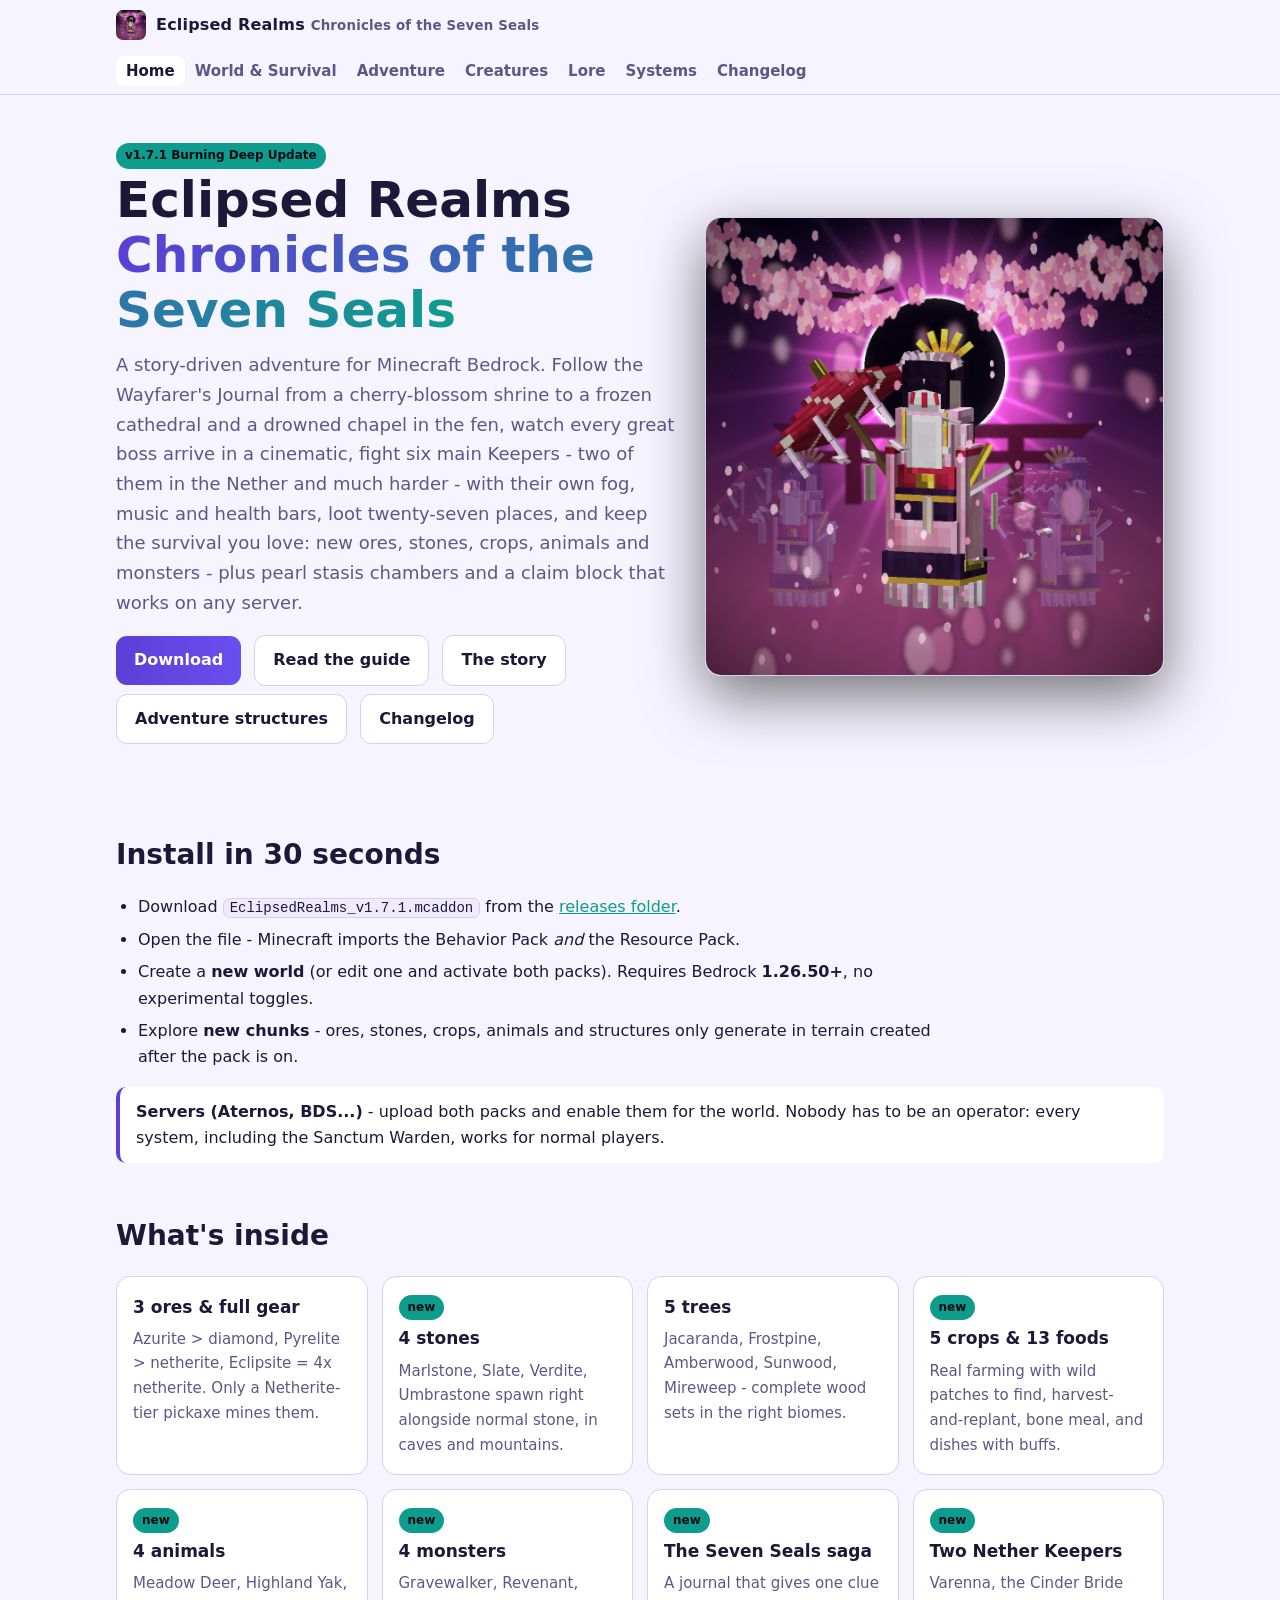
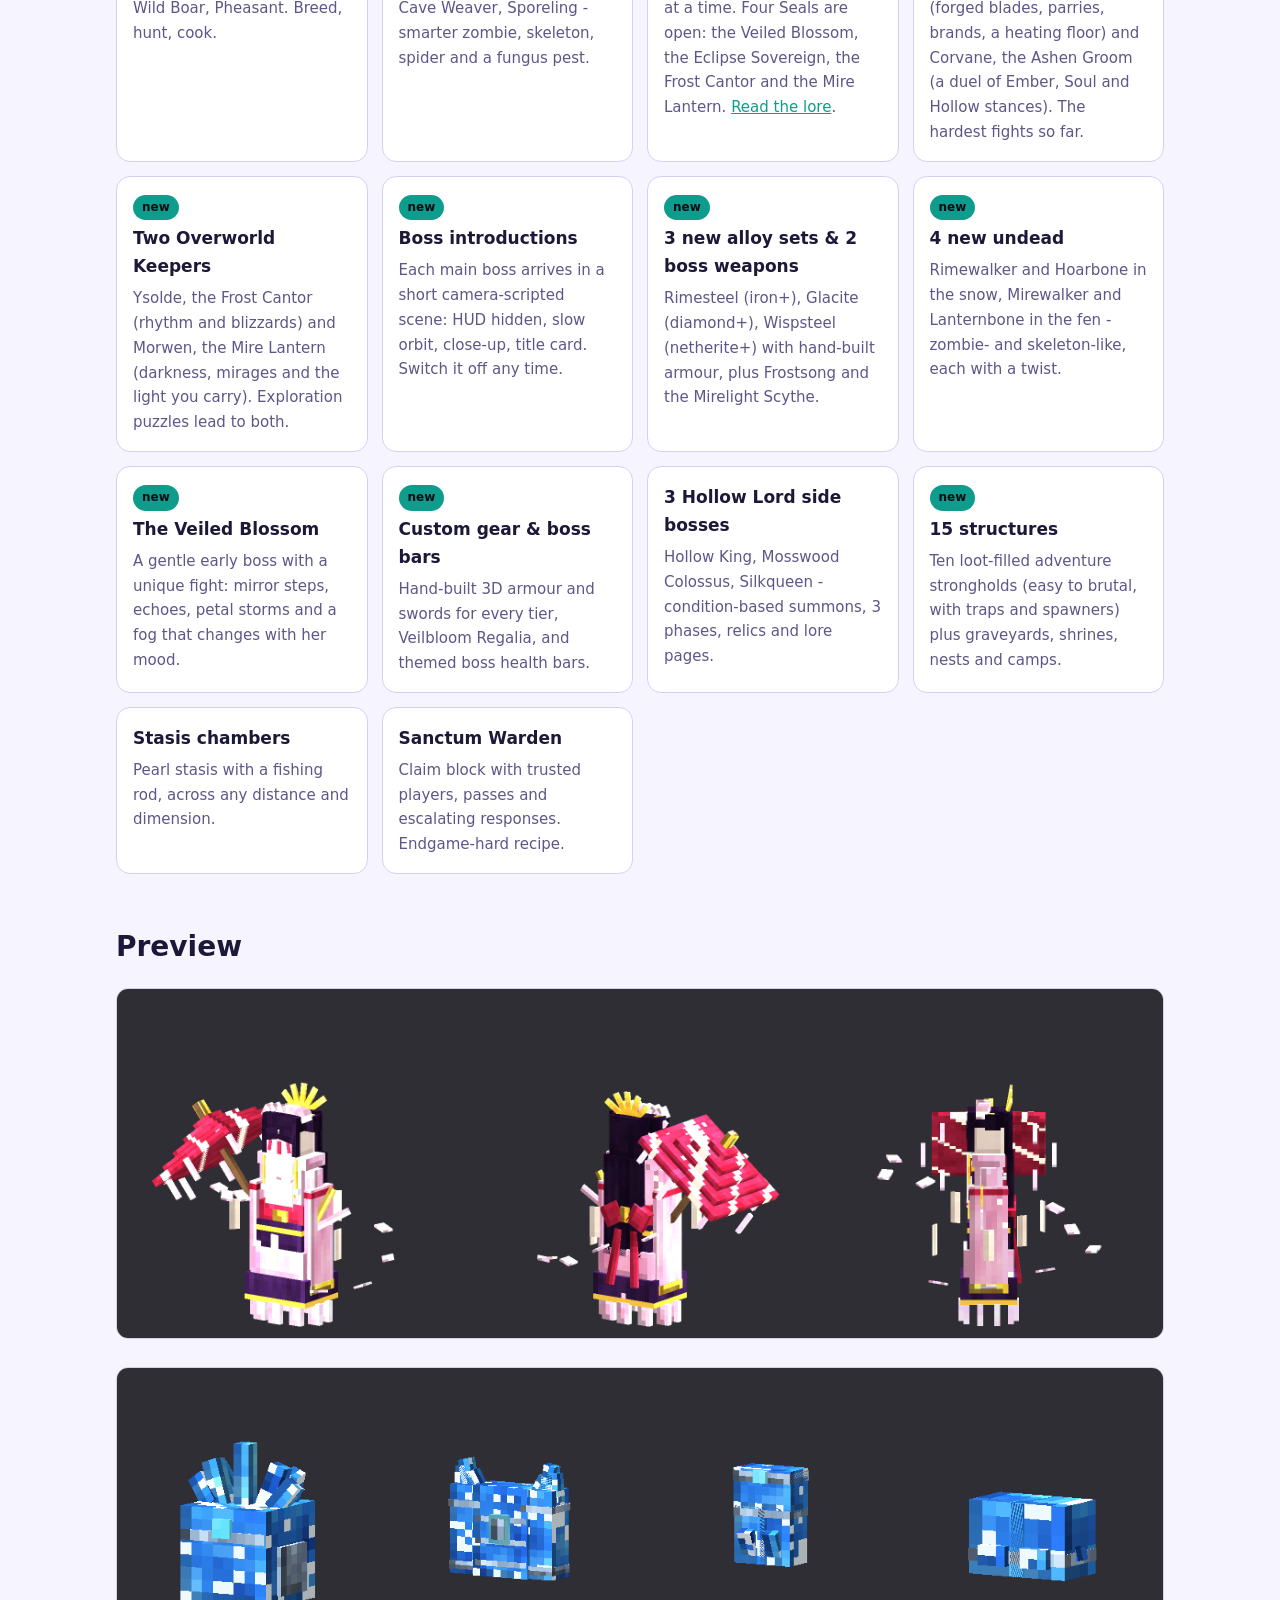
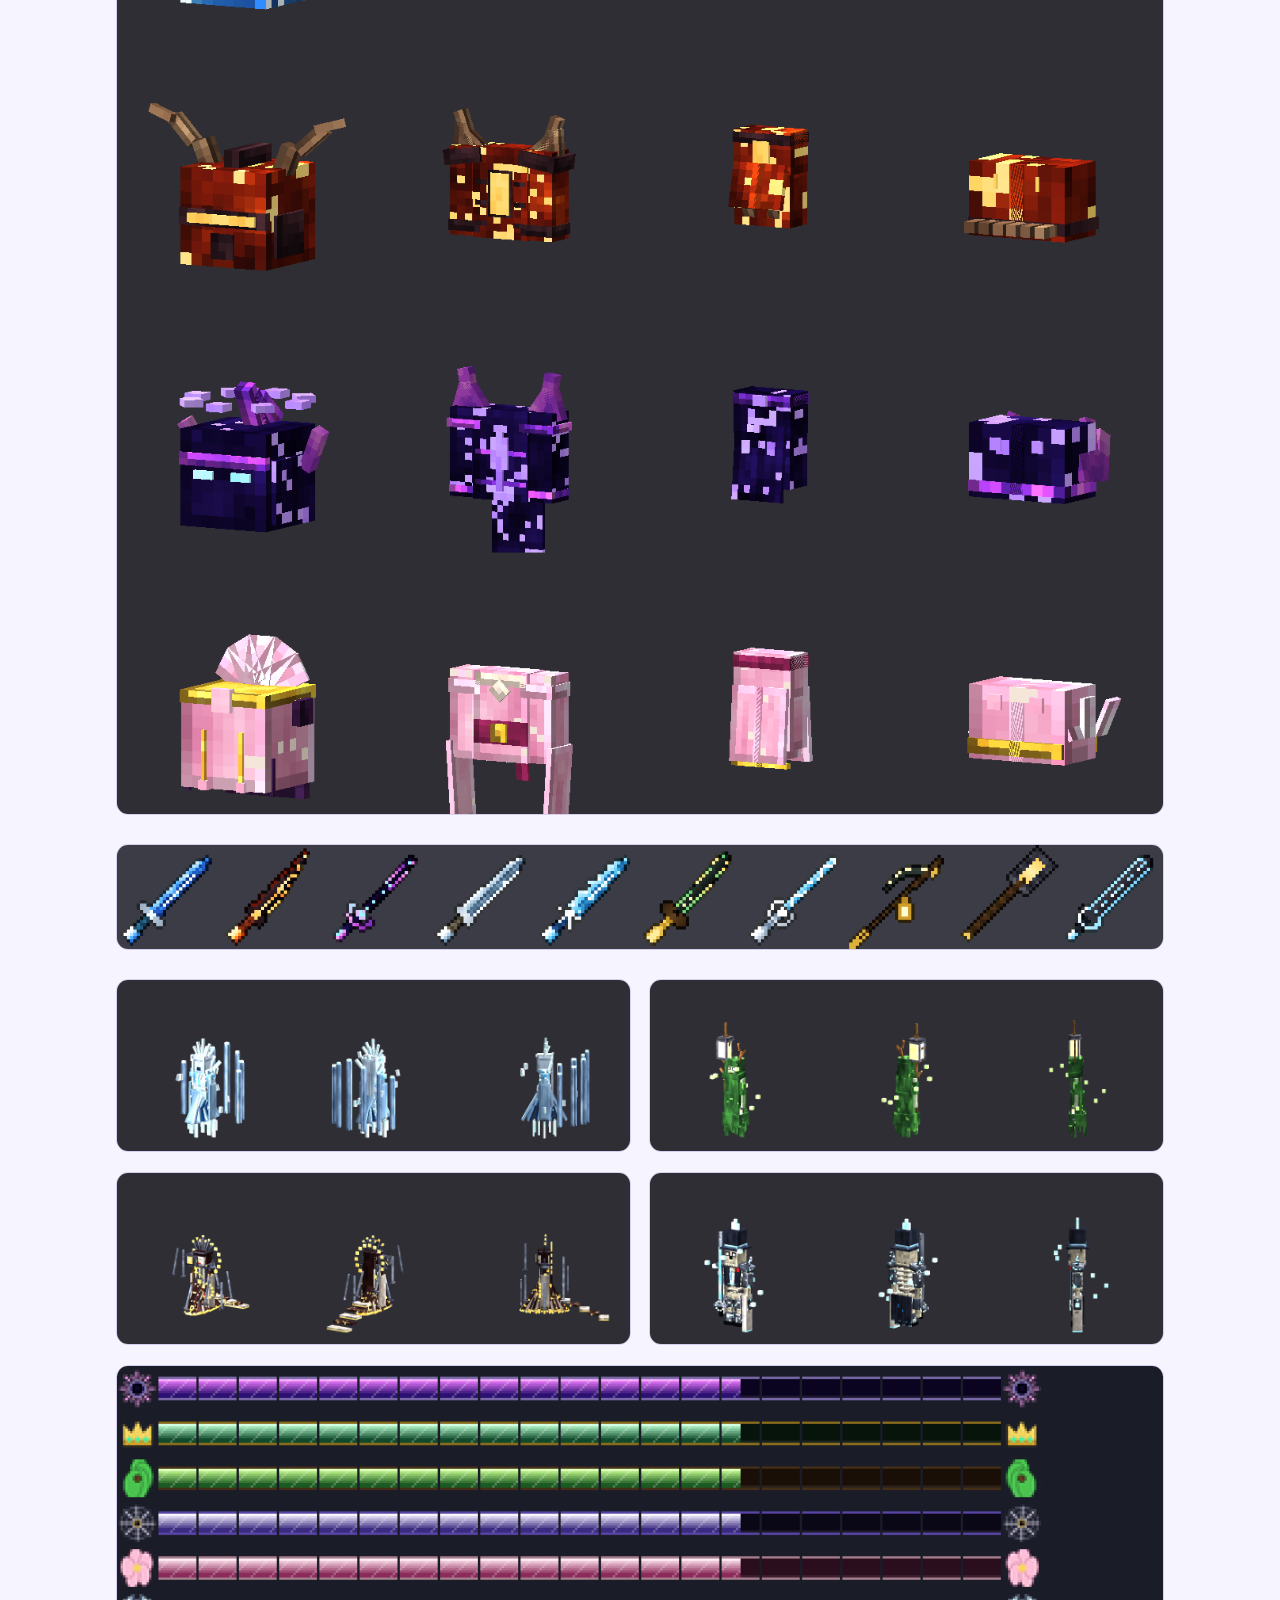
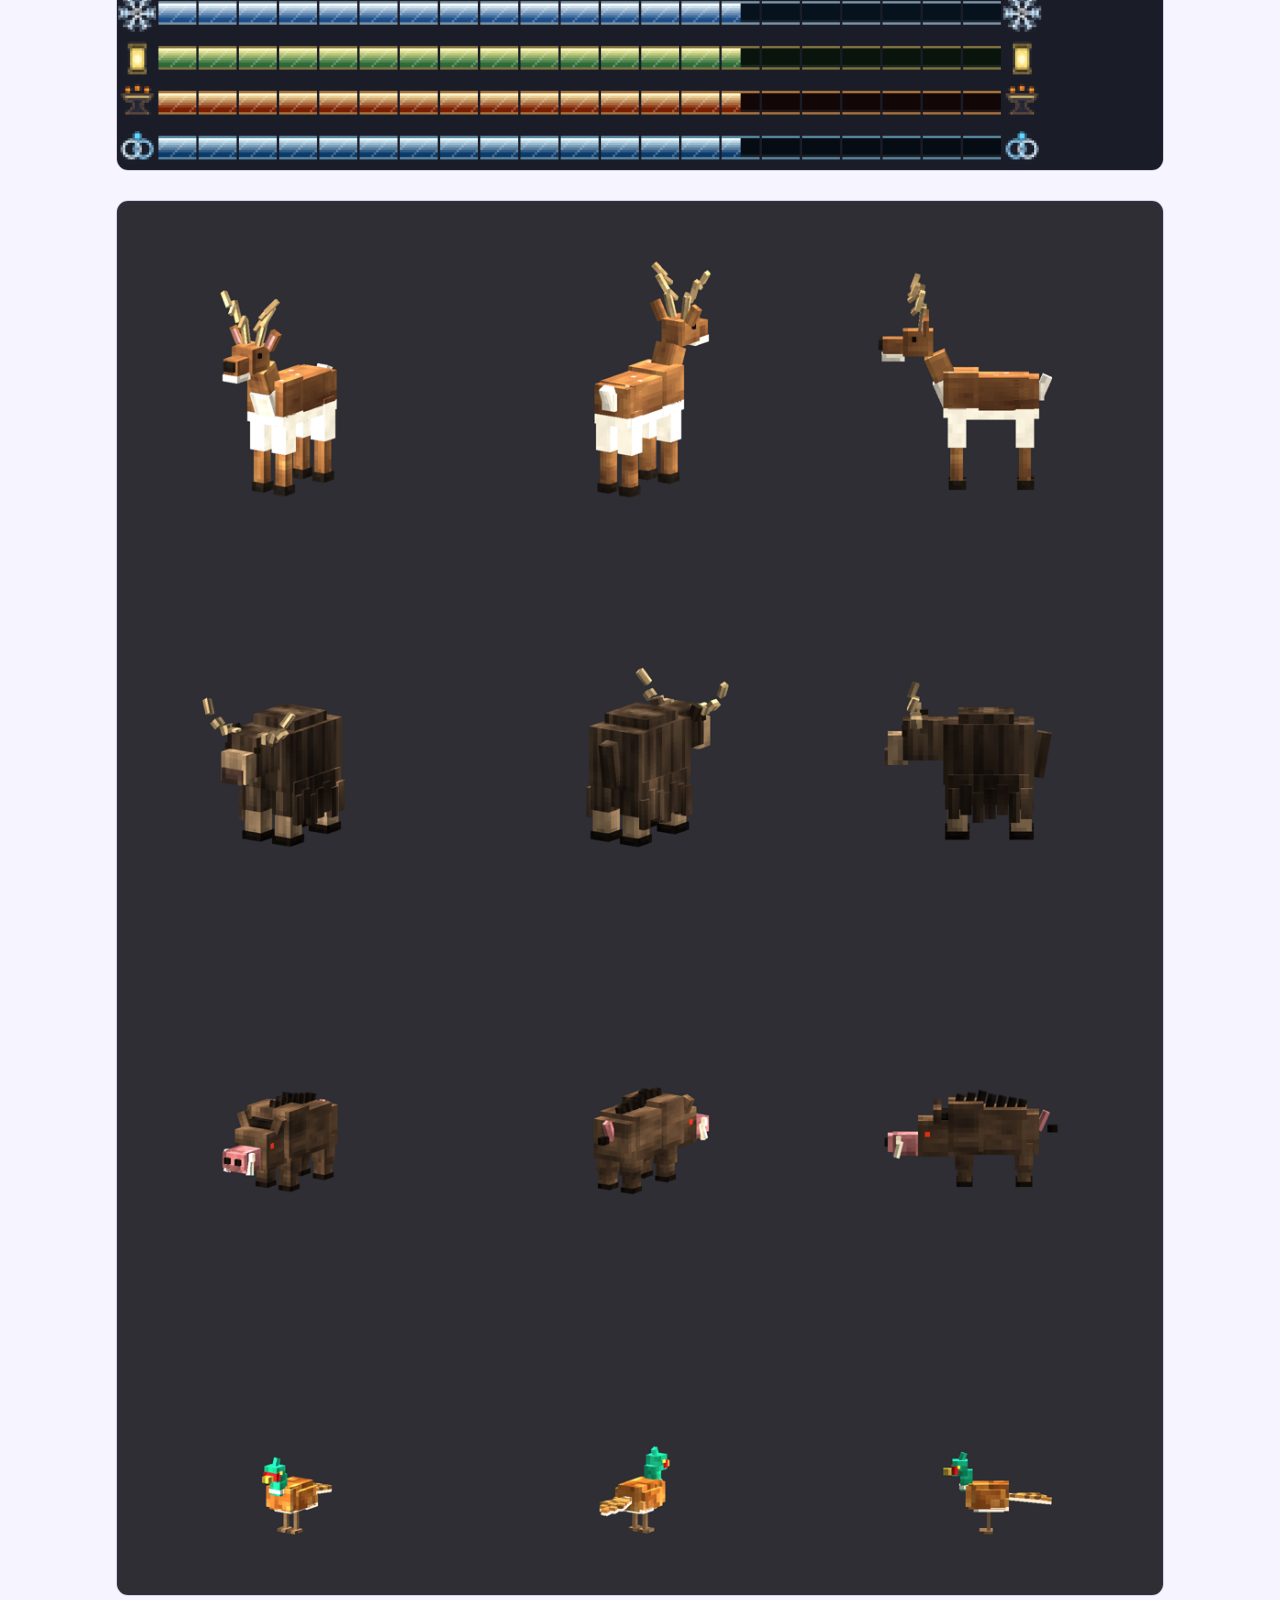
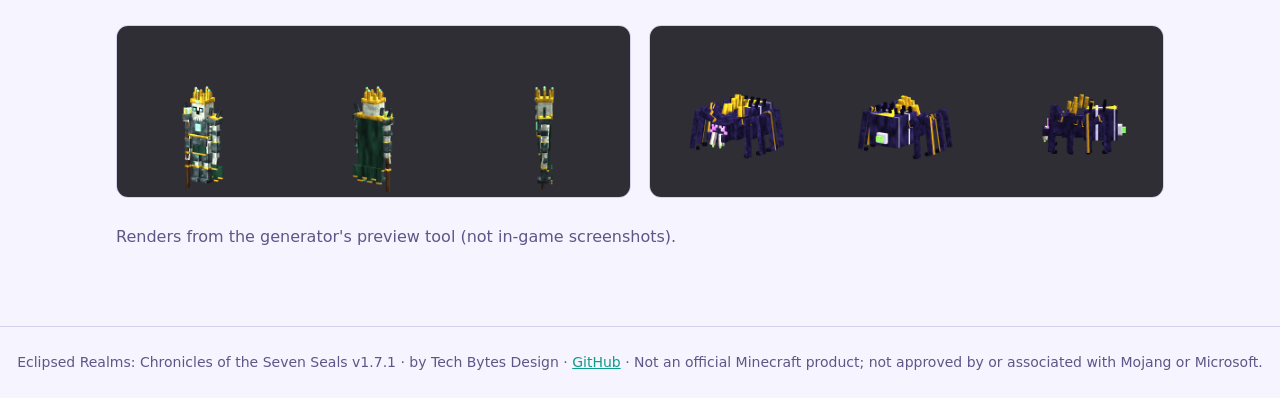
<file: docs/index.html>
<!doctype html>
<html lang="en"><head><meta charset="utf-8"><meta name="viewport" content="width=device-width,initial-scale=1">
<title>Eclipsed Realms: Chronicles of the Seven Seals - Eclipsed Realms</title>
<meta name="description" content="Eclipsed Realms: Chronicles of the Seven Seals - a story-driven adventure add-on for Minecraft Bedrock by Tech Bytes Design.">
<link rel="icon" href="img/icon_1024.png"><link rel="stylesheet" href="style.css"></head>
<body>
<header class="site"><div class="bar">
<a class="brand" href="index.html"><img src="img/icon_1024.png" alt=""><span>Eclipsed Realms <small>Chronicles of the Seven Seals</small></span></a>
<nav><a href="index.html" class=on>Home</a><a href="world.html">World & Survival</a><a href="adventure.html">Adventure</a><a href="creatures.html">Creatures</a><a href="lore.html">Lore</a><a href="systems.html">Systems</a><a href="changelog.html">Changelog</a></nav></div></header>
<main><section class="hero">
  <div>
    <span class="tag new">v1.7.1 Burning Deep Update</span>
    <h1>Eclipsed Realms <span>Chronicles of the Seven Seals</span></h1>
    <p>A story-driven adventure for Minecraft Bedrock. Follow the Wayfarer's Journal from a cherry-blossom shrine to a frozen cathedral and a drowned chapel in the fen, watch every great boss arrive in a cinematic, fight six main Keepers - two of them in the Nether and much harder - with their own fog, music and health bars, loot twenty-seven places, and keep the survival you love: new ores, stones, crops, animals and monsters - plus pearl stasis chambers and a claim block that works on any server.</p>
    <a class="btn" href="https://github.com/MirFaizan06/SurvivalPP/raw/main/releases/EclipsedRealms_v1.7.1.mcaddon">Download</a>
    <a class="btn alt" href="world.html">Read the guide</a>
    <a class="btn alt" href="lore.html">The story</a>
    <a class="btn alt" href="adventure.html">Adventure structures</a>
    <a class="btn alt" href="changelog.html">Changelog</a>
  </div>
  <img src="img/icon_1024.png" alt="Eclipsed Realms pack thumbnail: the Veiled Blossom">
</section>

<h2 id="install">Install in 30 seconds</h2>
<ul class="steps">
  <li>Download <code>EclipsedRealms_v1.7.1.mcaddon</code> from the <a href="https://github.com/MirFaizan06/SurvivalPP/tree/main/releases">releases folder</a>.</li>
  <li>Open the file - Minecraft imports the Behavior Pack <em>and</em> the Resource Pack.</li>
  <li>Create a <strong>new world</strong> (or edit one and activate both packs). Requires Bedrock <strong>1.26.50+</strong>, no experimental toggles.</li>
  <li>Explore <strong>new chunks</strong> - ores, stones, crops, animals and structures only generate in terrain created after the pack is on.</li>
</ul>
<div class="callout"><strong>Servers (Aternos, BDS...)</strong> - upload both packs and enable them for the world. Nobody has to be an operator: every system, including the Sanctum Warden, works for normal players.</div>

<h2>What's inside</h2>
<div class="grid">
  <div class="card"><h4>3 ores &amp; full gear</h4><p>Azurite &gt; diamond, Pyrelite &gt; netherite, Eclipsite = 4x netherite. Only a Netherite-tier pickaxe mines them.</p></div>
  <div class="card"><span class="tag new">new</span><h4>4 stones</h4><p>Marlstone, Slate, Verdite, Umbrastone spawn right alongside normal stone, in caves and mountains.</p></div>
  <div class="card"><h4>5 trees</h4><p>Jacaranda, Frostpine, Amberwood, Sunwood, Mireweep - complete wood sets in the right biomes.</p></div>
  <div class="card"><span class="tag new">new</span><h4>5 crops &amp; 13 foods</h4><p>Real farming with wild patches to find, harvest-and-replant, bone meal, and dishes with buffs.</p></div>
  <div class="card"><span class="tag new">new</span><h4>4 animals</h4><p>Meadow Deer, Highland Yak, Wild Boar, Pheasant. Breed, hunt, cook.</p></div>
  <div class="card"><span class="tag new">new</span><h4>4 monsters</h4><p>Gravewalker, Revenant, Cave Weaver, Sporeling - smarter zombie, skeleton, spider and a fungus pest.</p></div>
  <div class="card"><span class="tag new">new</span><h4>The Seven Seals saga</h4><p>A journal that gives one clue at a time. Four Seals are open: the Veiled Blossom, the Eclipse Sovereign, the Frost Cantor and the Mire Lantern. <a href="lore.html">Read the lore</a>.</p></div>
  <div class="card"><span class="tag new">new</span><h4>Two Nether Keepers</h4><p>Varenna, the Cinder Bride (forged blades, parries, brands, a heating floor) and Corvane, the Ashen Groom (a duel of Ember, Soul and Hollow stances). The hardest fights so far.</p></div>
  <div class="card"><span class="tag new">new</span><h4>Two Overworld Keepers</h4><p>Ysolde, the Frost Cantor (rhythm and blizzards) and Morwen, the Mire Lantern (darkness, mirages and the light you carry). Exploration puzzles lead to both.</p></div>
  <div class="card"><span class="tag new">new</span><h4>Boss introductions</h4><p>Each main boss arrives in a short camera-scripted scene: HUD hidden, slow orbit, close-up, title card. Switch it off any time.</p></div>
  <div class="card"><span class="tag new">new</span><h4>3 new alloy sets &amp; 2 boss weapons</h4><p>Rimesteel (iron+), Glacite (diamond+), Wispsteel (netherite+) with hand-built armour, plus Frostsong and the Mirelight Scythe.</p></div>
  <div class="card"><span class="tag new">new</span><h4>4 new undead</h4><p>Rimewalker and Hoarbone in the snow, Mirewalker and Lanternbone in the fen - zombie- and skeleton-like, each with a twist.</p></div>
  <div class="card"><span class="tag new">new</span><h4>The Veiled Blossom</h4><p>A gentle early boss with a unique fight: mirror steps, echoes, petal storms and a fog that changes with her mood.</p></div>
  <div class="card"><span class="tag new">new</span><h4>Custom gear &amp; boss bars</h4><p>Hand-built 3D armour and swords for every tier, Veilbloom Regalia, and themed boss health bars.</p></div>
  <div class="card"><h4>3 Hollow Lord side bosses</h4><p>Hollow King, Mosswood Colossus, Silkqueen - condition-based summons, 3 phases, relics and lore pages.</p></div>
  <div class="card"><span class="tag new">new</span><h4>15 structures</h4><p>Ten loot-filled adventure strongholds (easy to brutal, with traps and spawners) plus graveyards, shrines, nests and camps.</p></div>
  <div class="card"><h4>Stasis chambers</h4><p>Pearl stasis with a fishing rod, across any distance and dimension.</p></div>
  <div class="card"><h4>Sanctum Warden</h4><p>Claim block with trusted players, passes and escalating responses. Endgame-hard recipe.</p></div>
</div>

<h2>Preview</h2>
<img class="shot" src="img/veiled_blossom_views.png" alt="The Veiled Blossom">
<img class="shot" src="img/armor_all.png" alt="Custom armour for every tier">
<img class="shot" src="img/swords.png" alt="Custom swords">
<div class="two"><img class="shot" src="img/frost_cantor_views.png" alt="The Frost Cantor"><img class="shot" src="img/mire_lantern_views.png" alt="The Mire Lantern"></div>
<div class="two"><img class="shot" src="img/cinder_bride_views.png" alt="The Cinder Bride"><img class="shot" src="img/ashen_groom_views.png" alt="The Ashen Groom"></div>
<img class="shot" src="img/bossbars_glyph.png" alt="Themed boss health bars for all nine bosses">
<img class="shot" src="img/animals_all.png" alt="The four new animals">
<div class="two"><img class="shot" src="img/hollow_king_views.png" alt="Hollow King"><img class="shot" src="img/silkqueen_views.png" alt="Silkqueen"></div>
<p class="lead" style="color:var(--muted)">Renders from the generator's preview tool (not in-game screenshots).</p>
</main>
<footer>Eclipsed Realms: Chronicles of the Seven Seals v1.7.1 &middot; by Tech Bytes Design &middot; <a href="https://github.com/MirFaizan06/SurvivalPP">GitHub</a> &middot;
Not an official Minecraft product; not approved by or associated with Mojang or Microsoft.</footer>
</body></html>
</file>
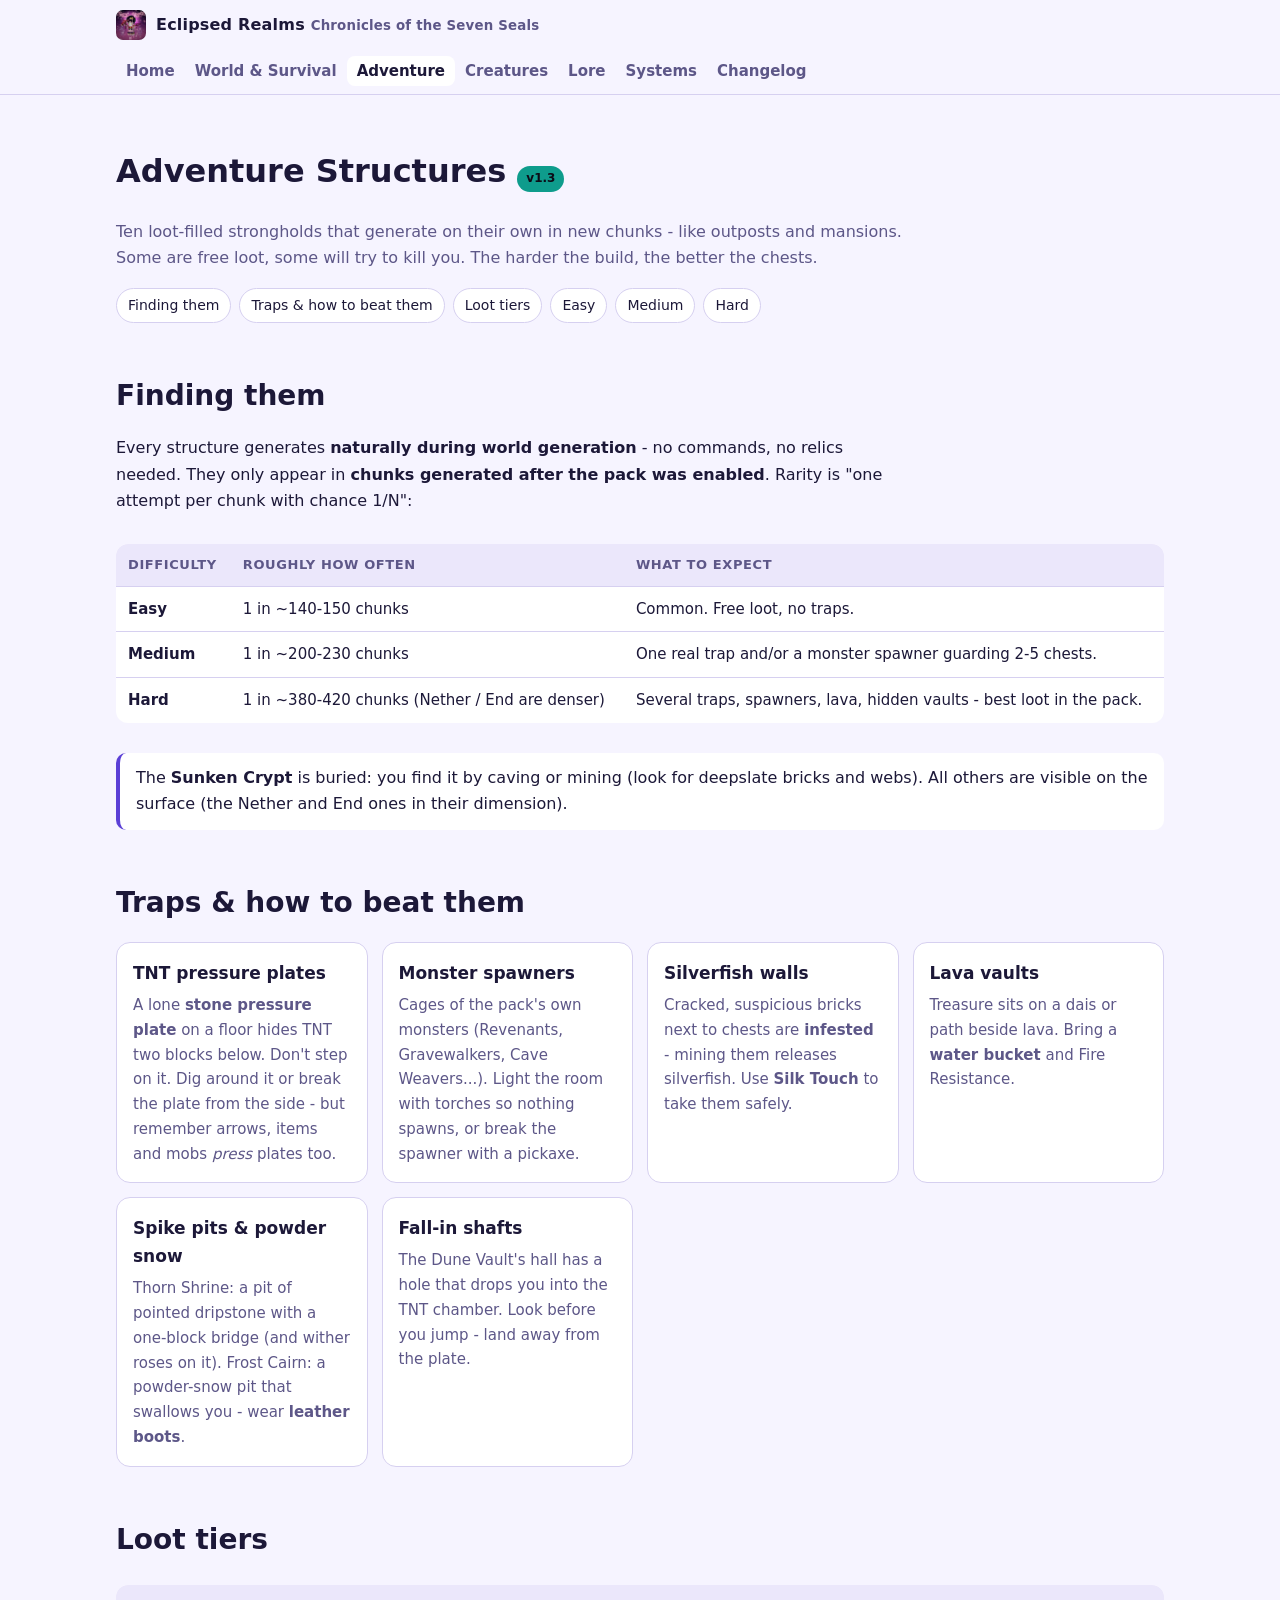
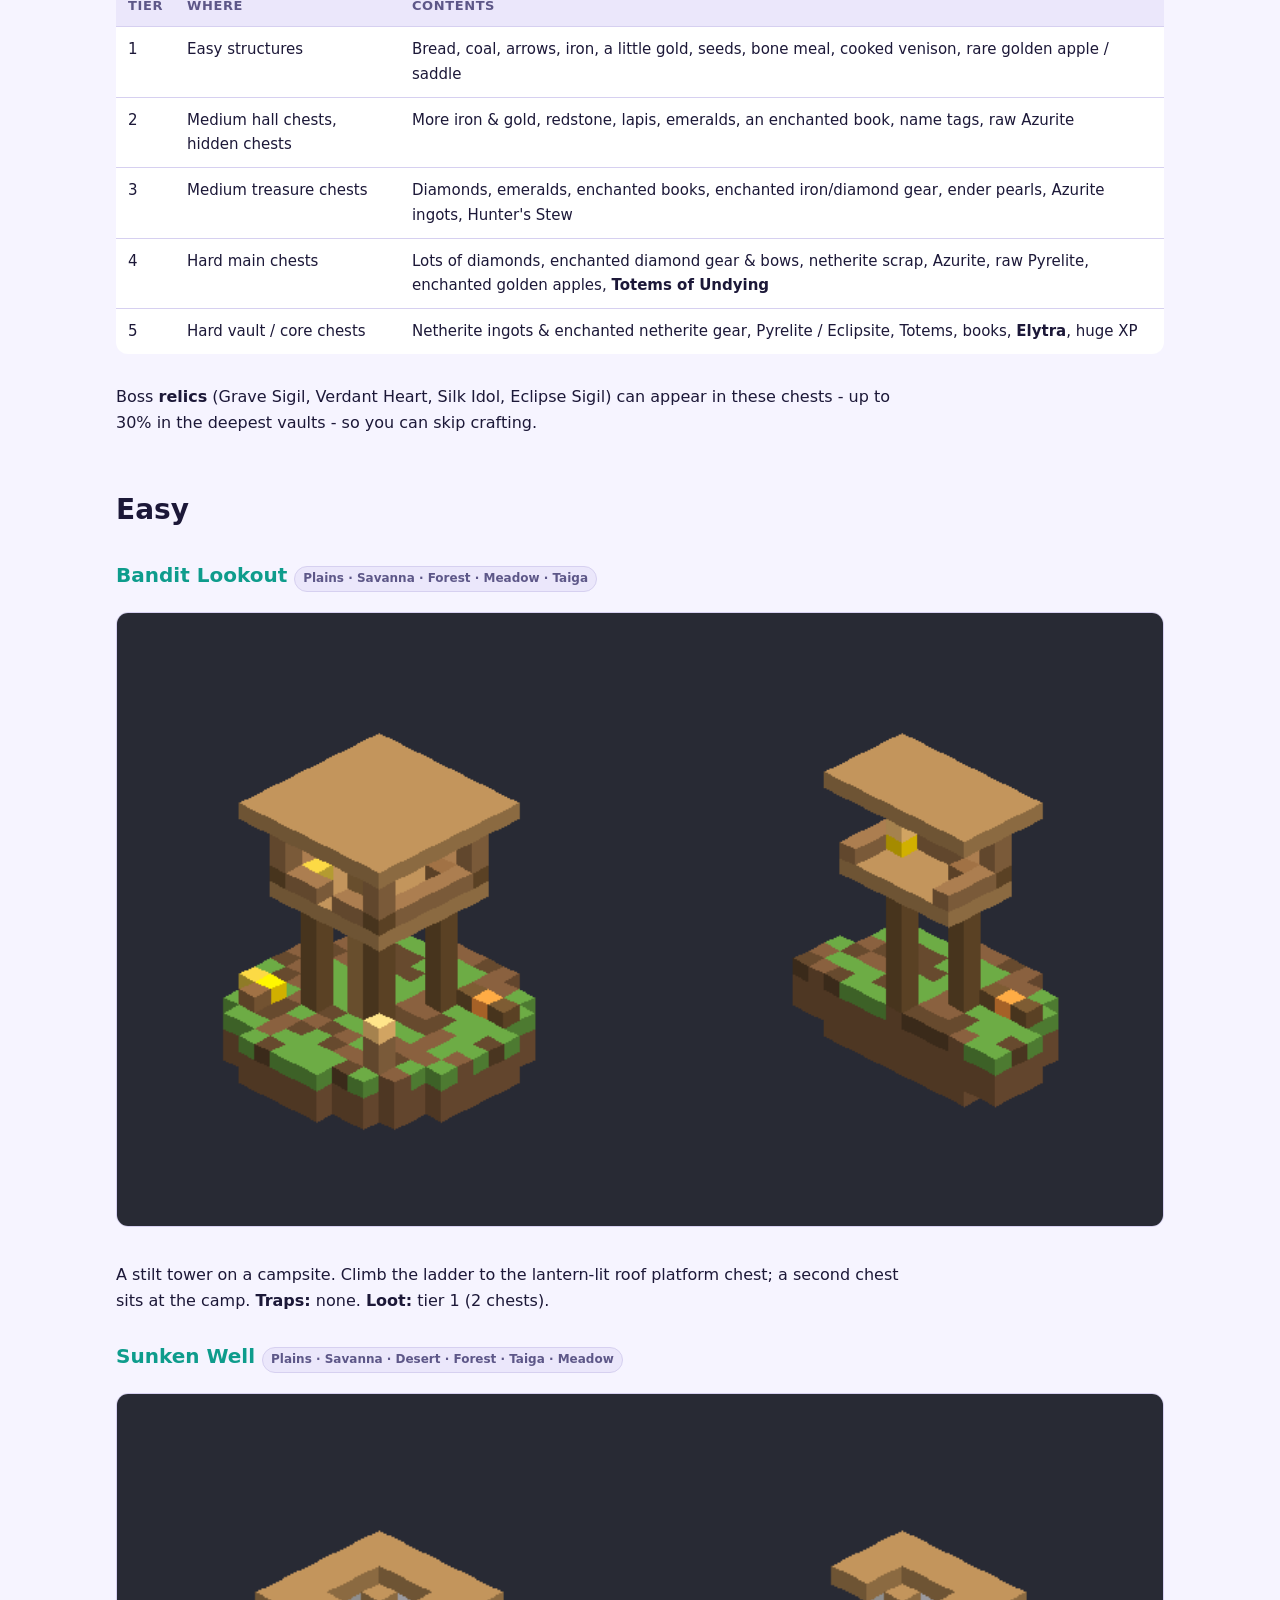
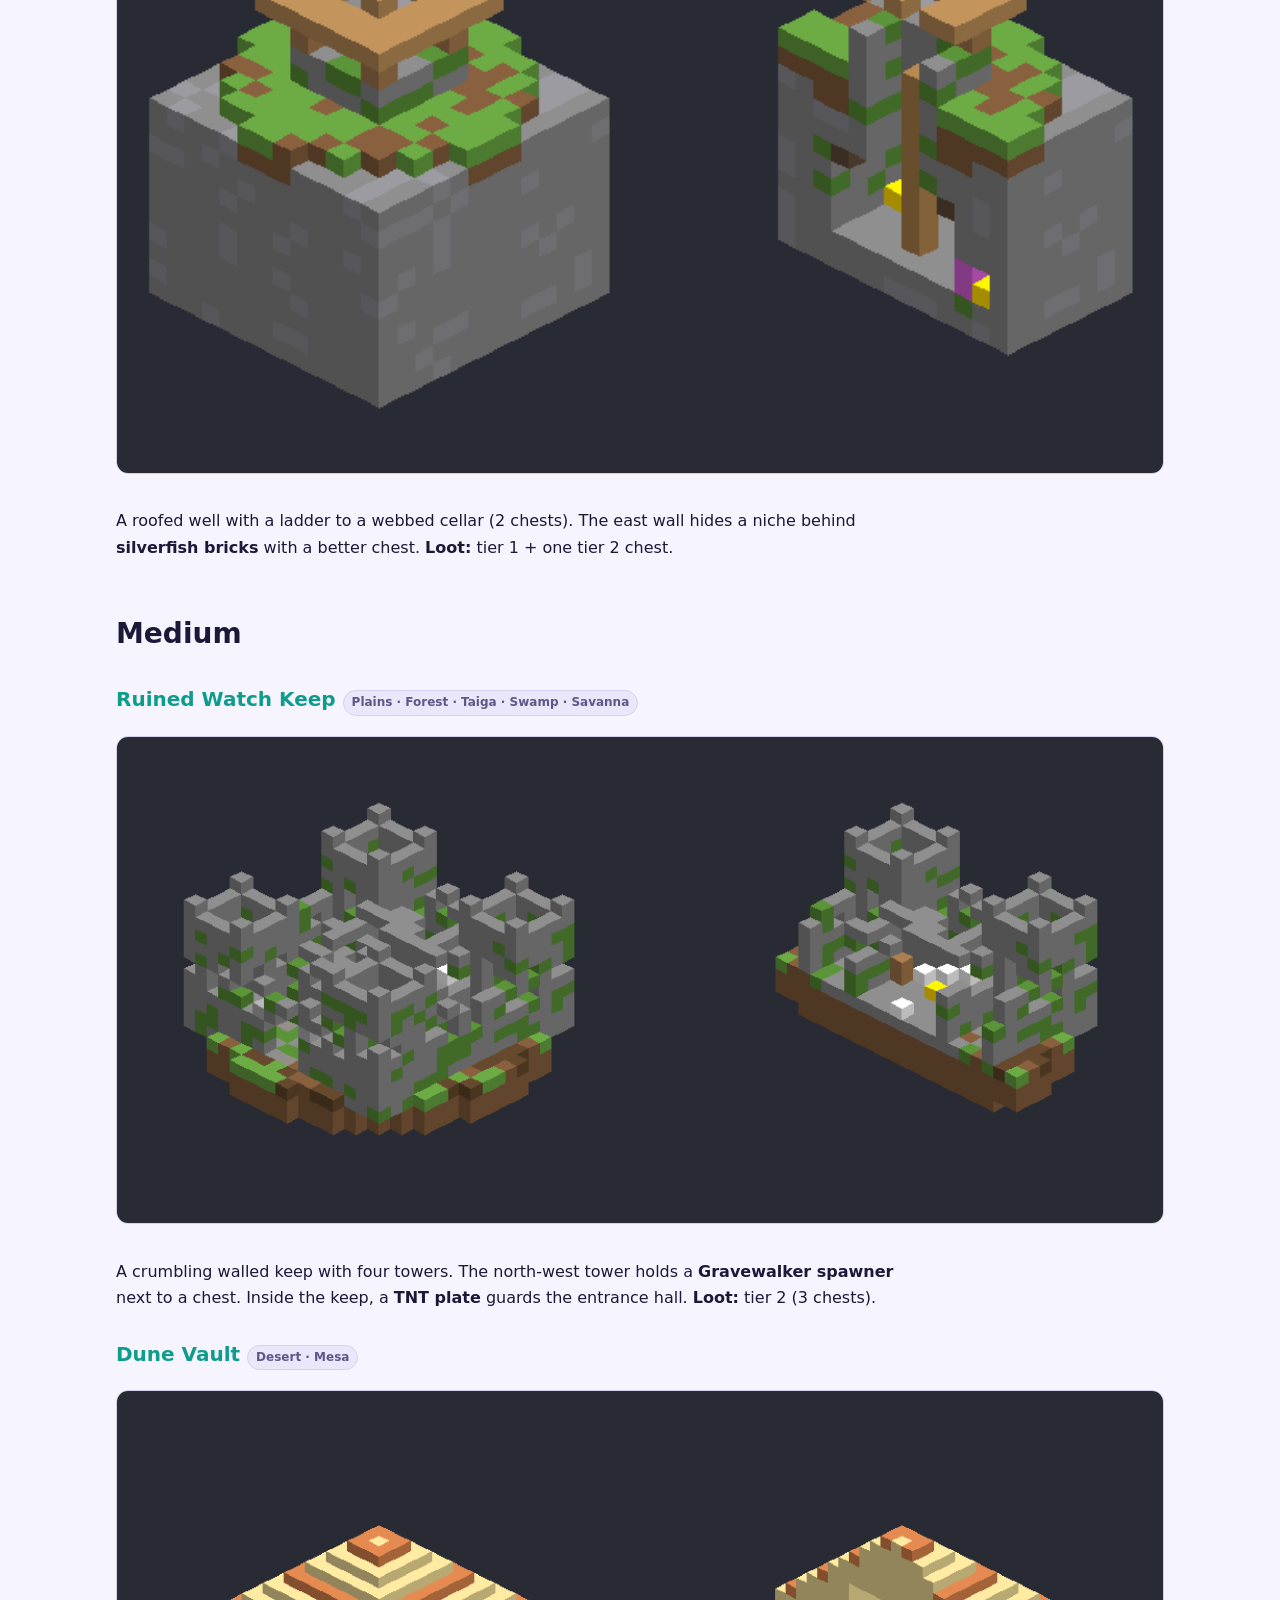
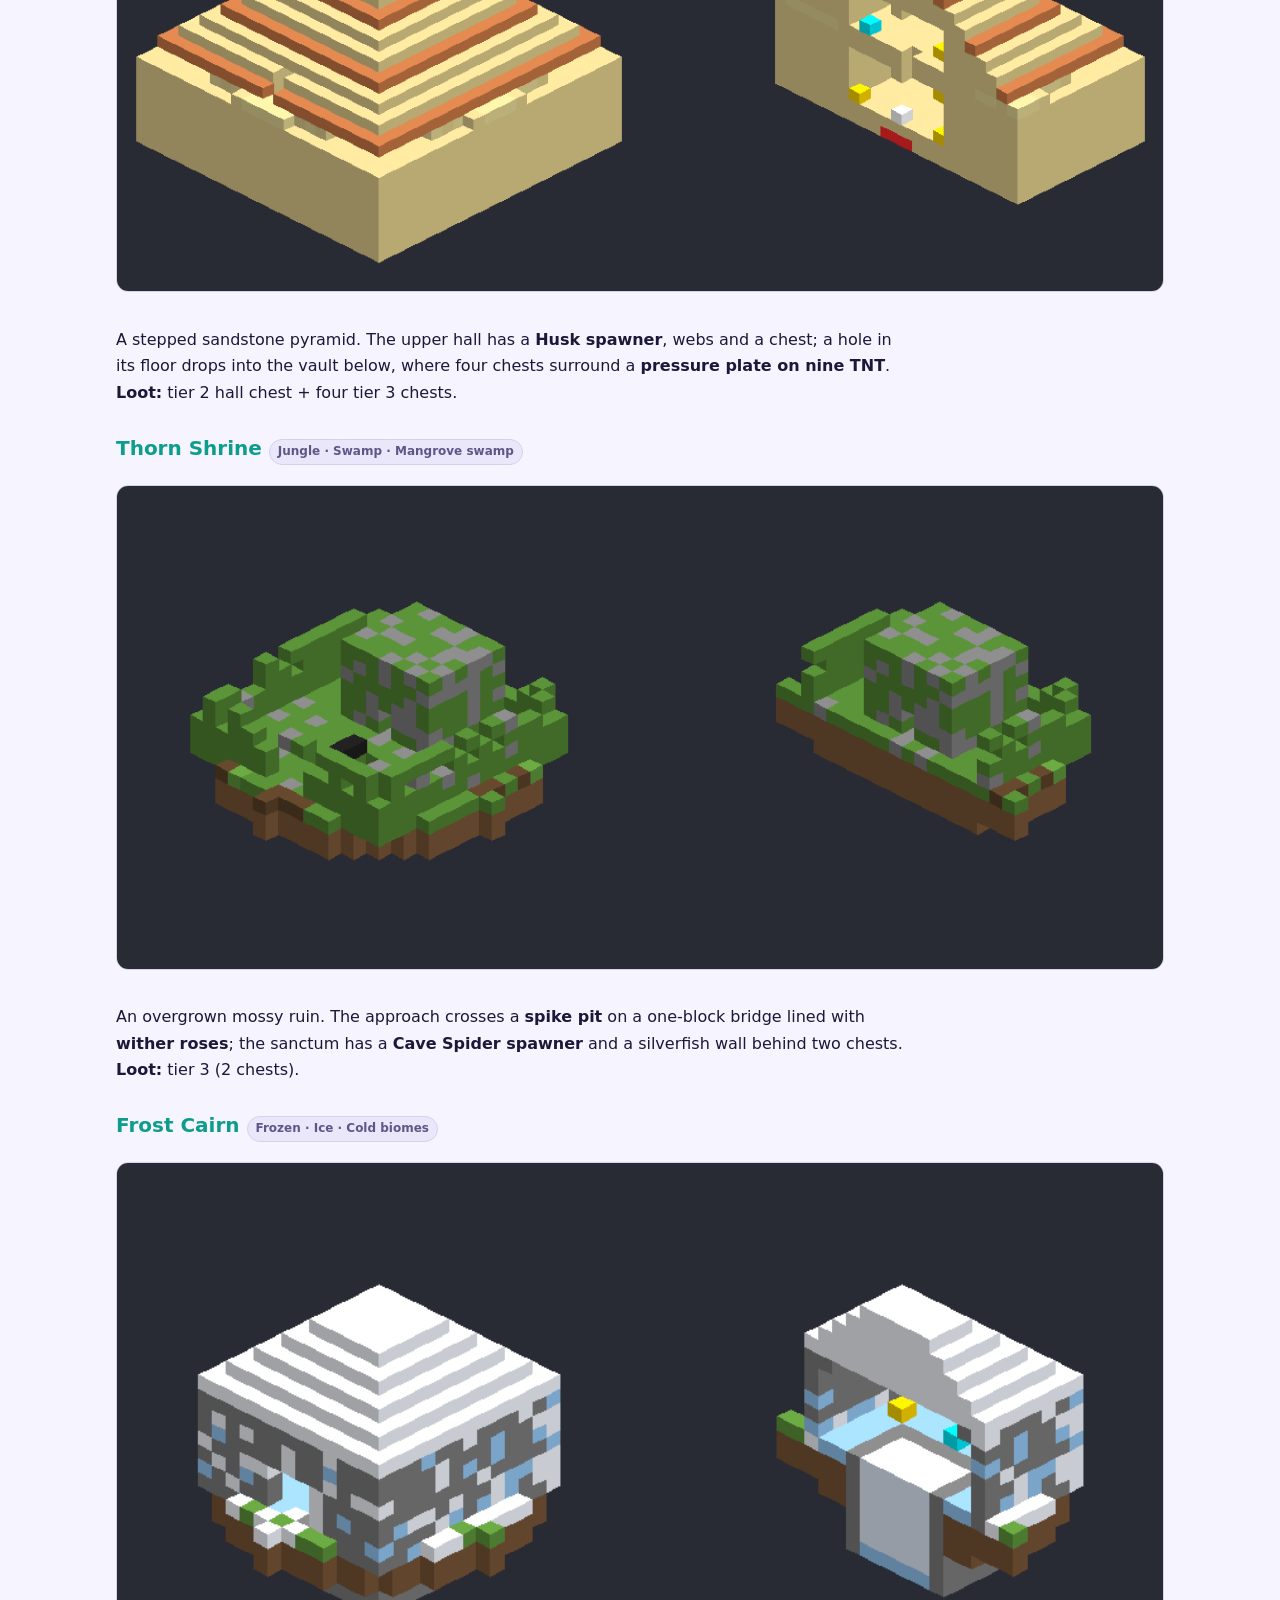
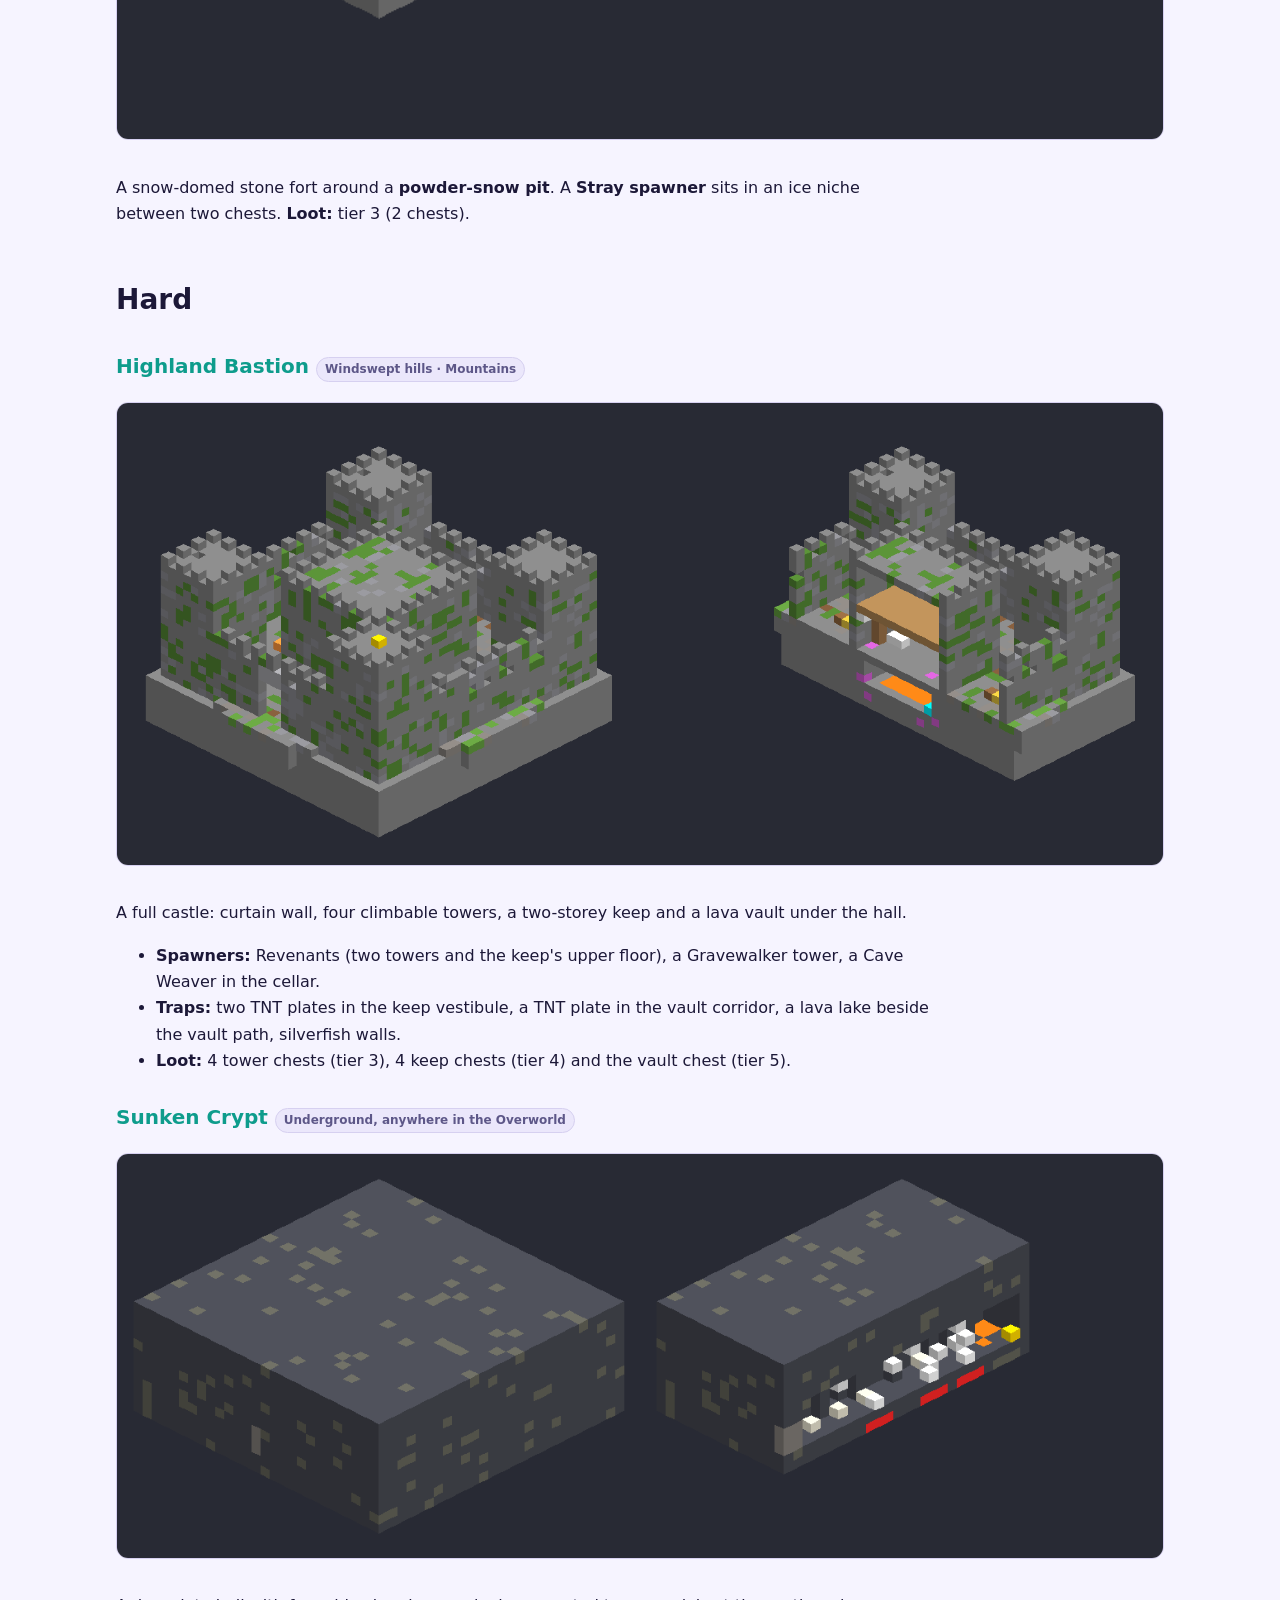
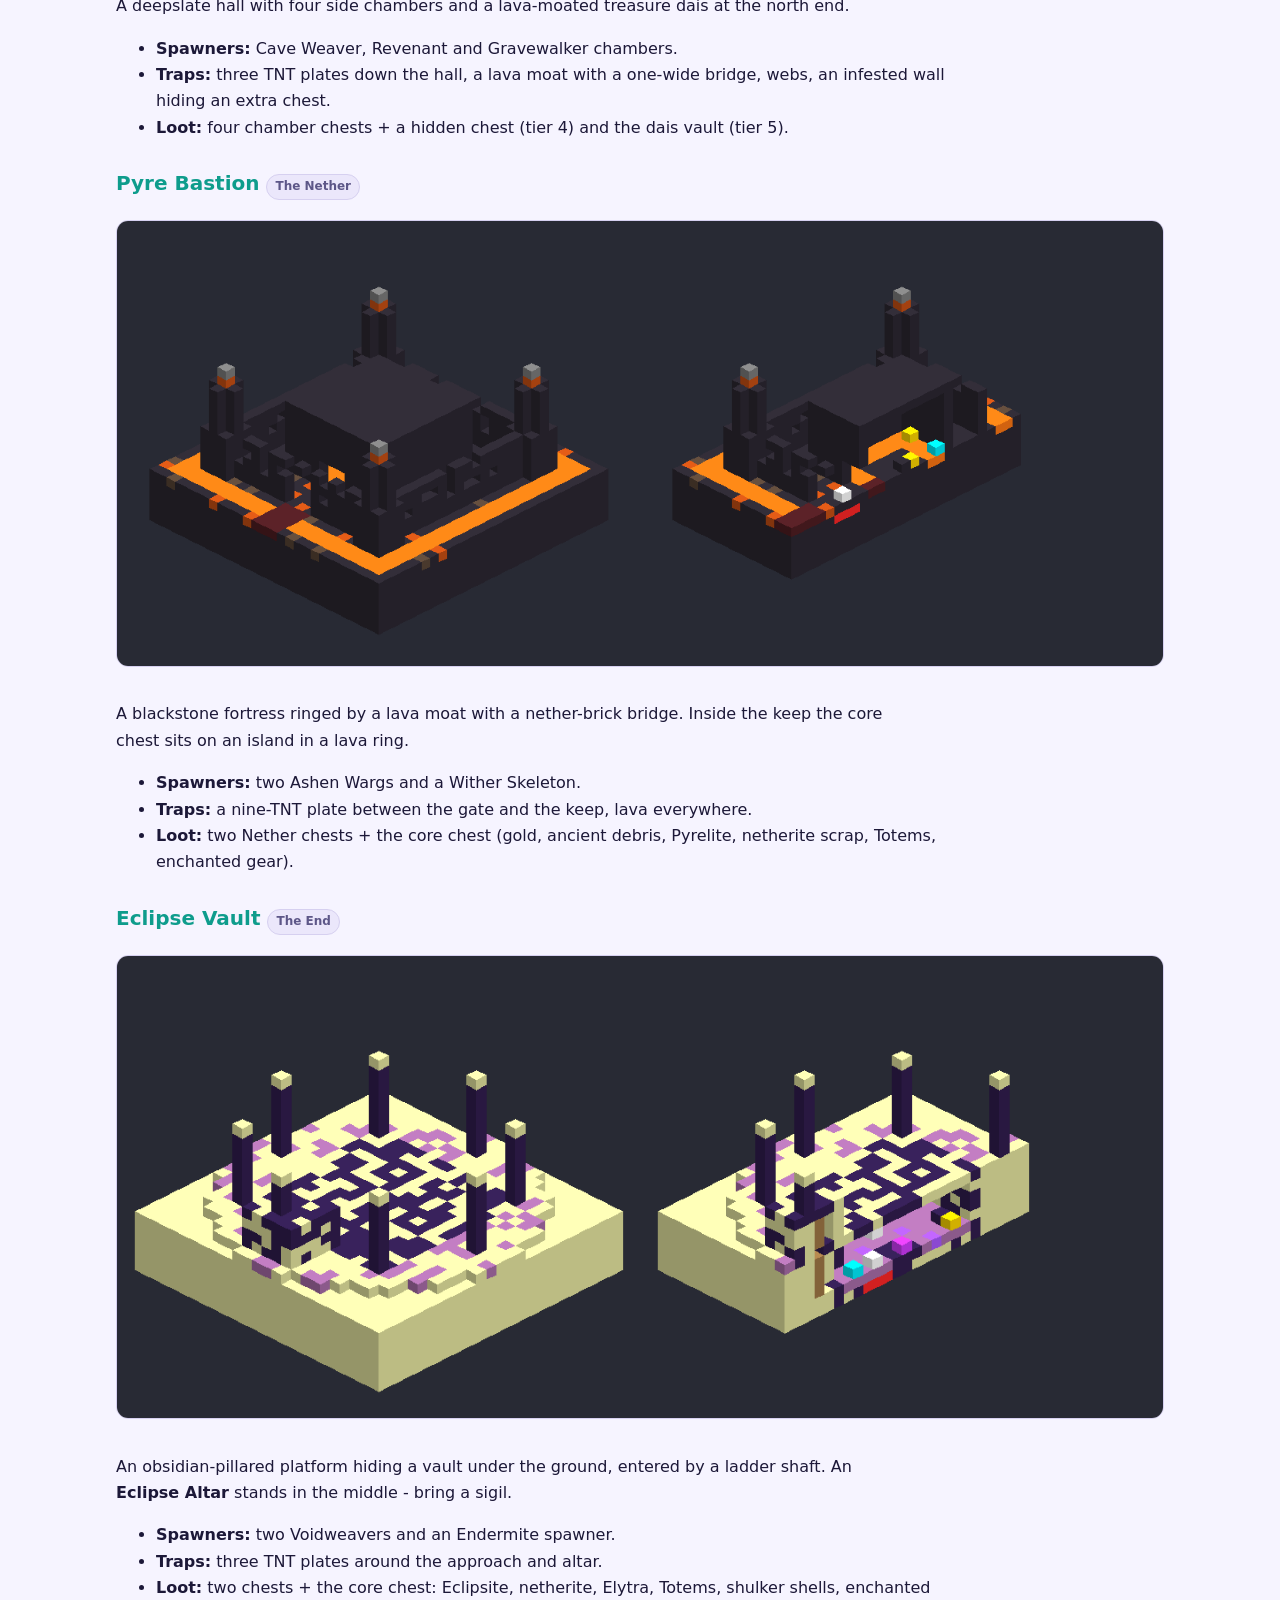
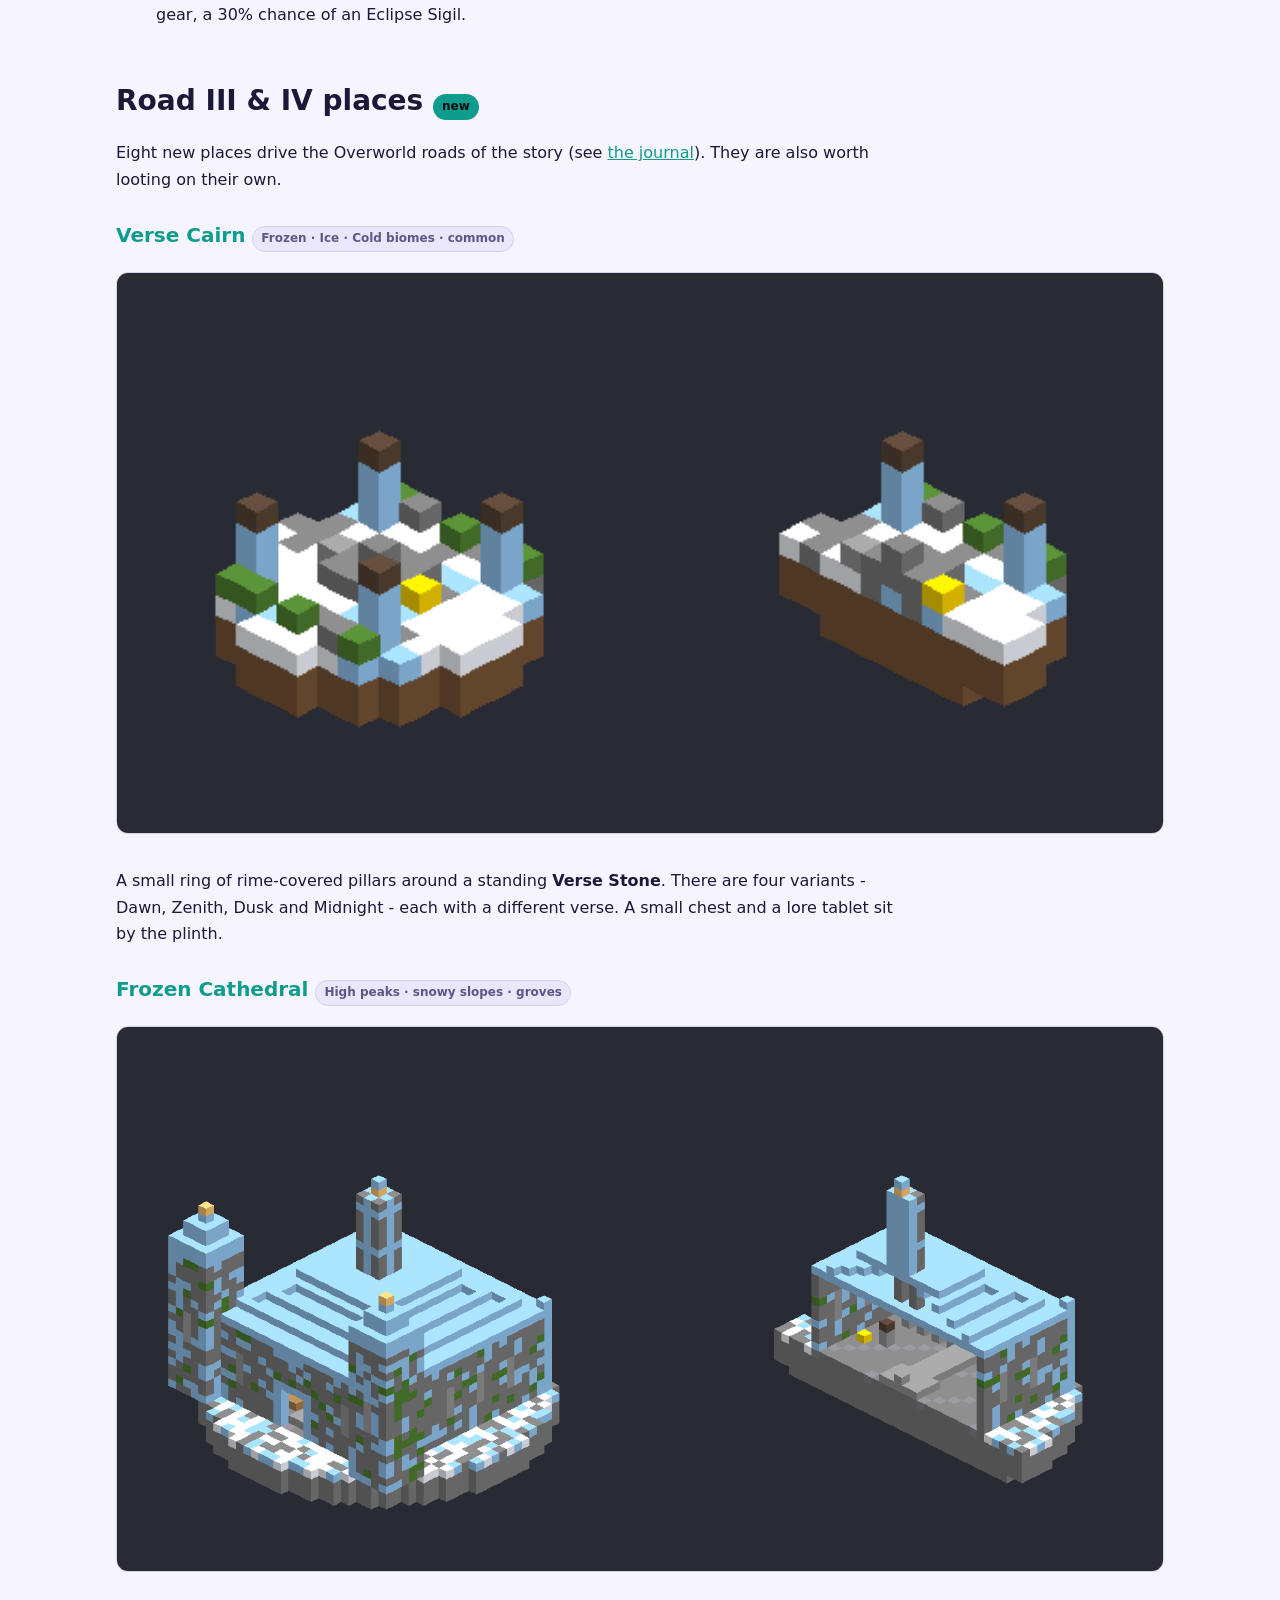
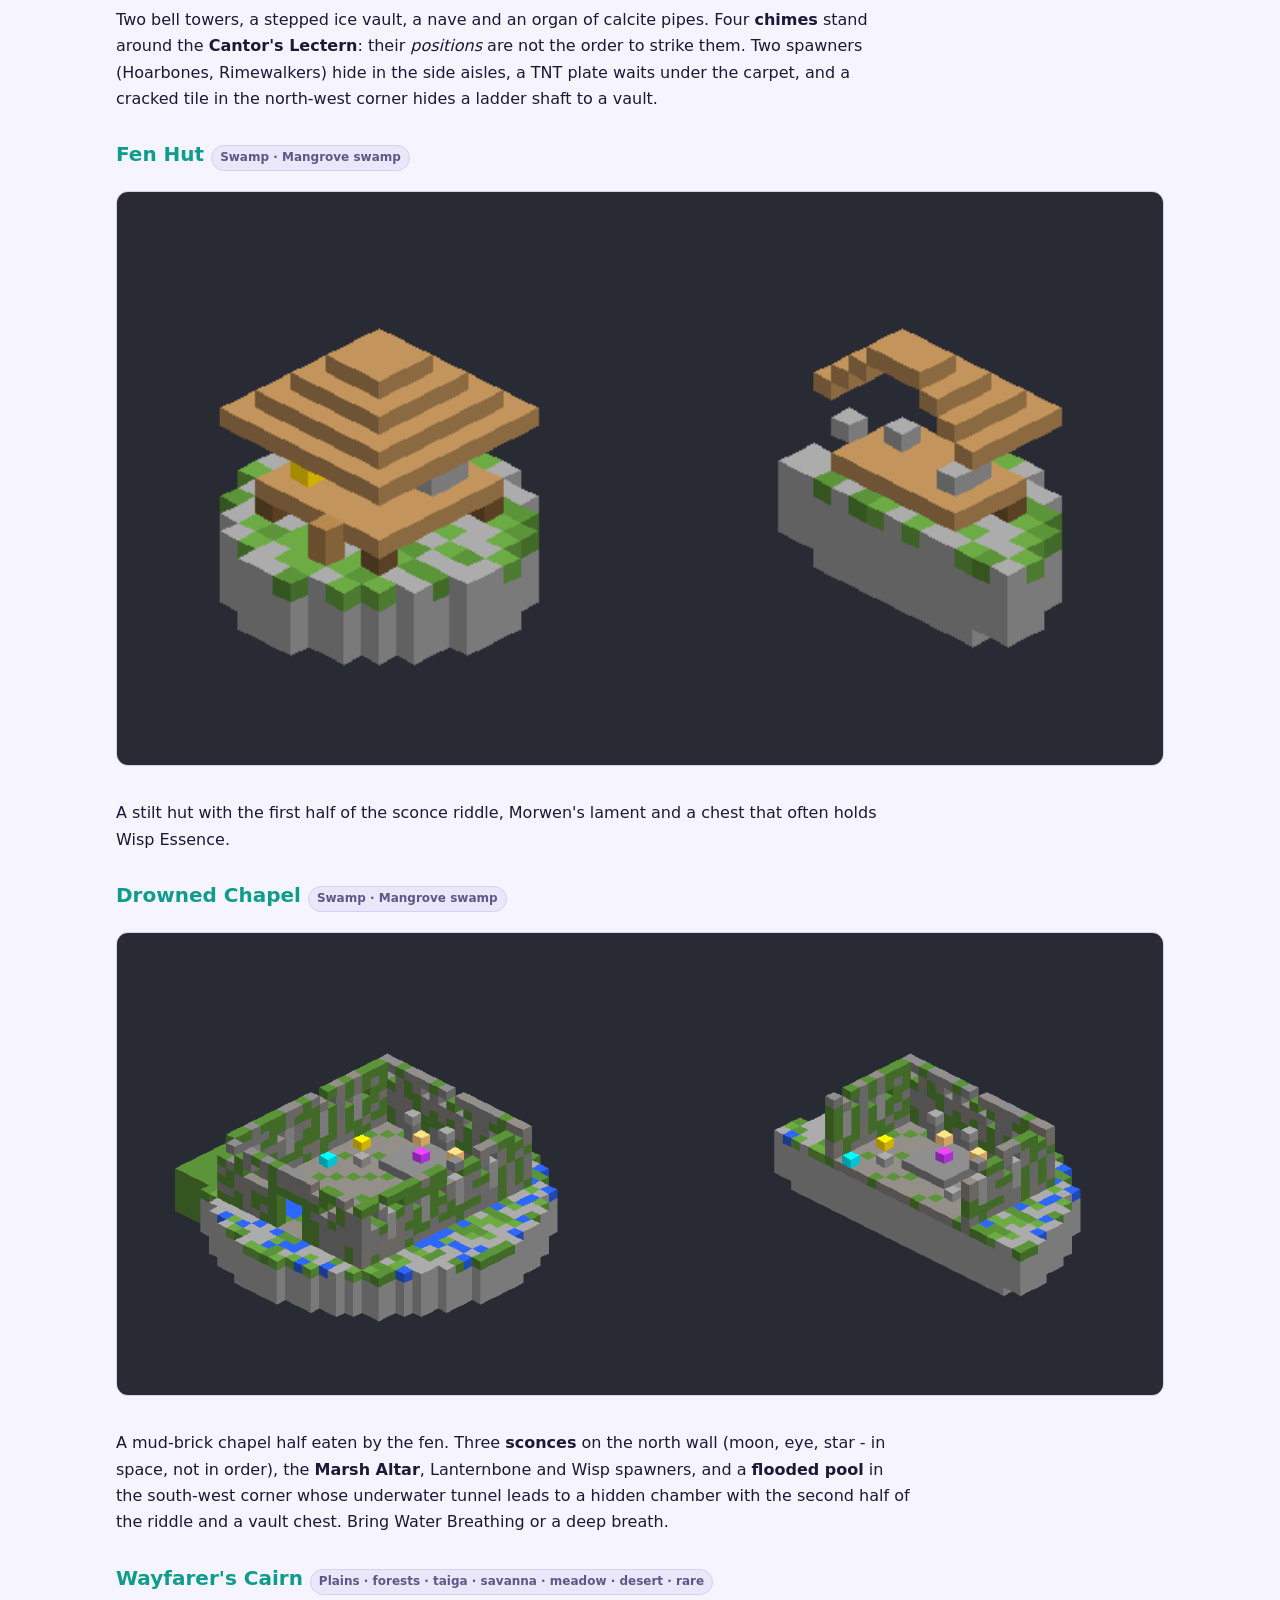
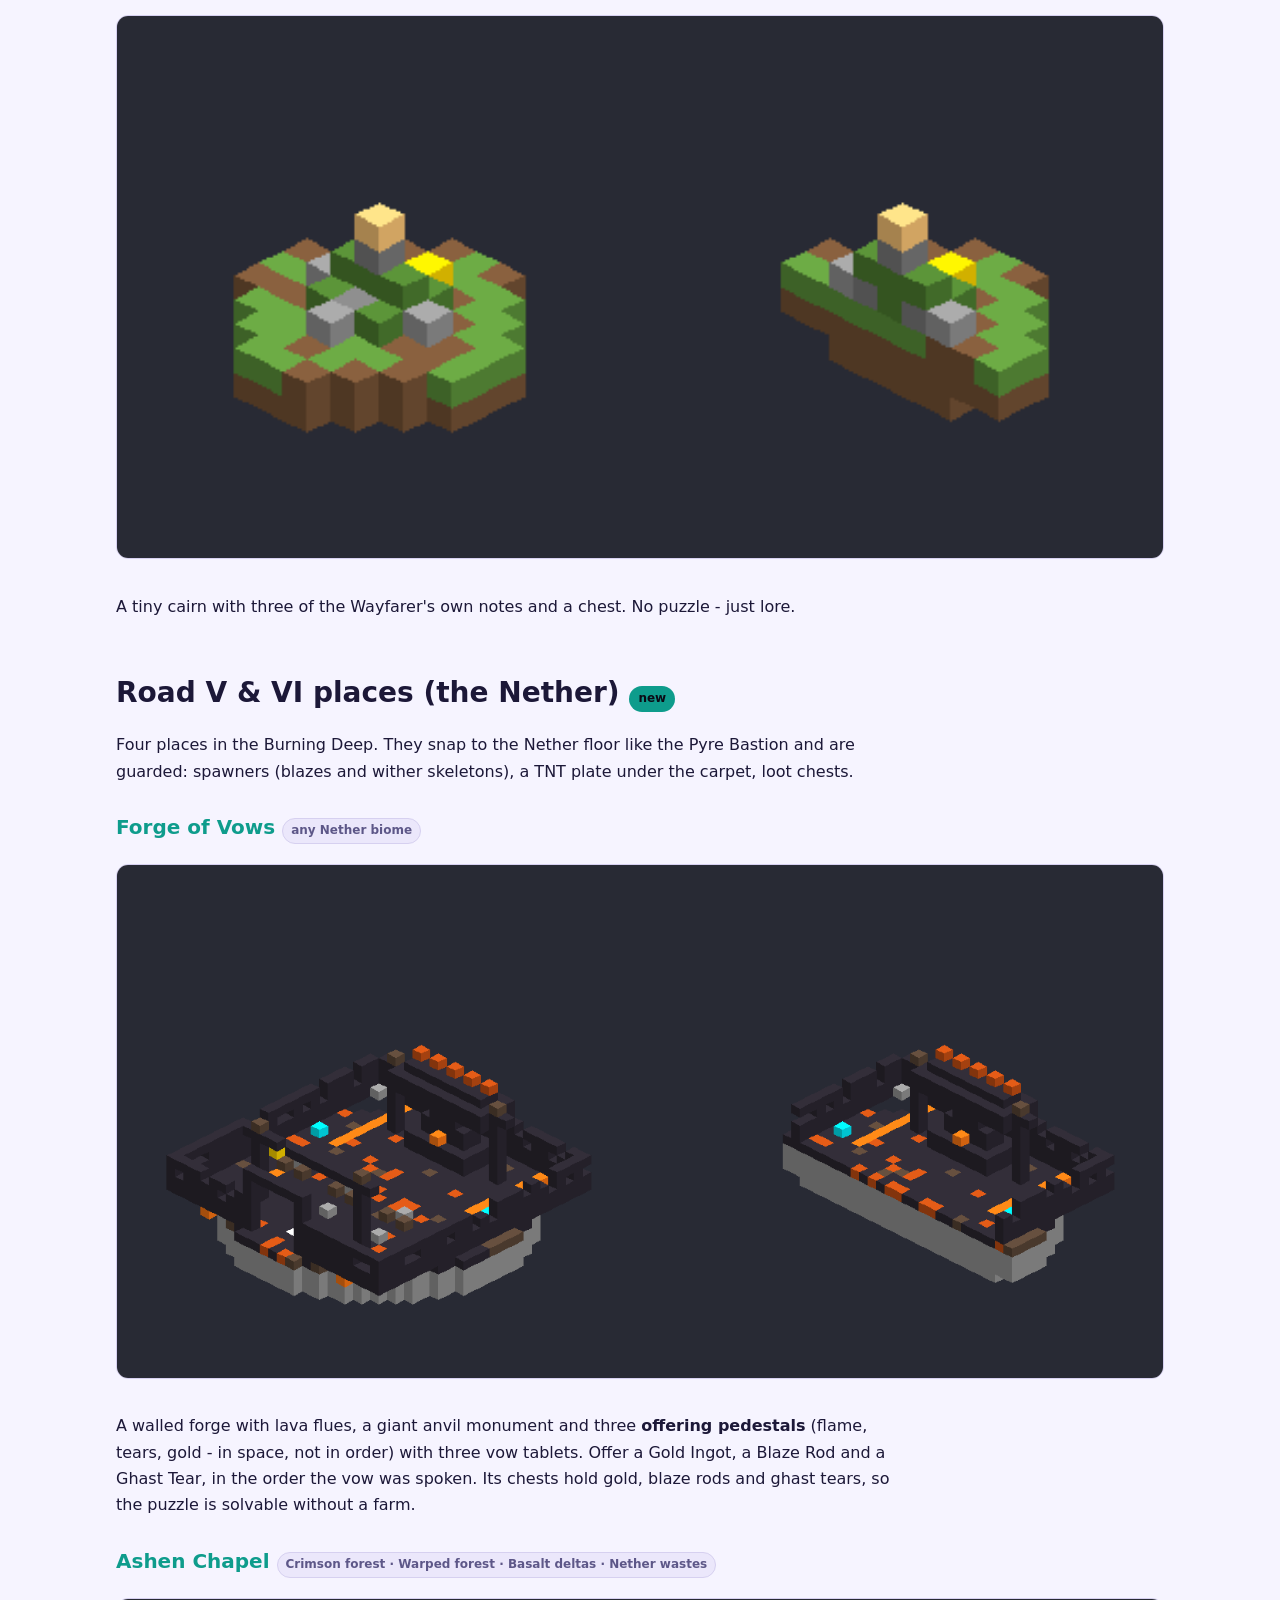
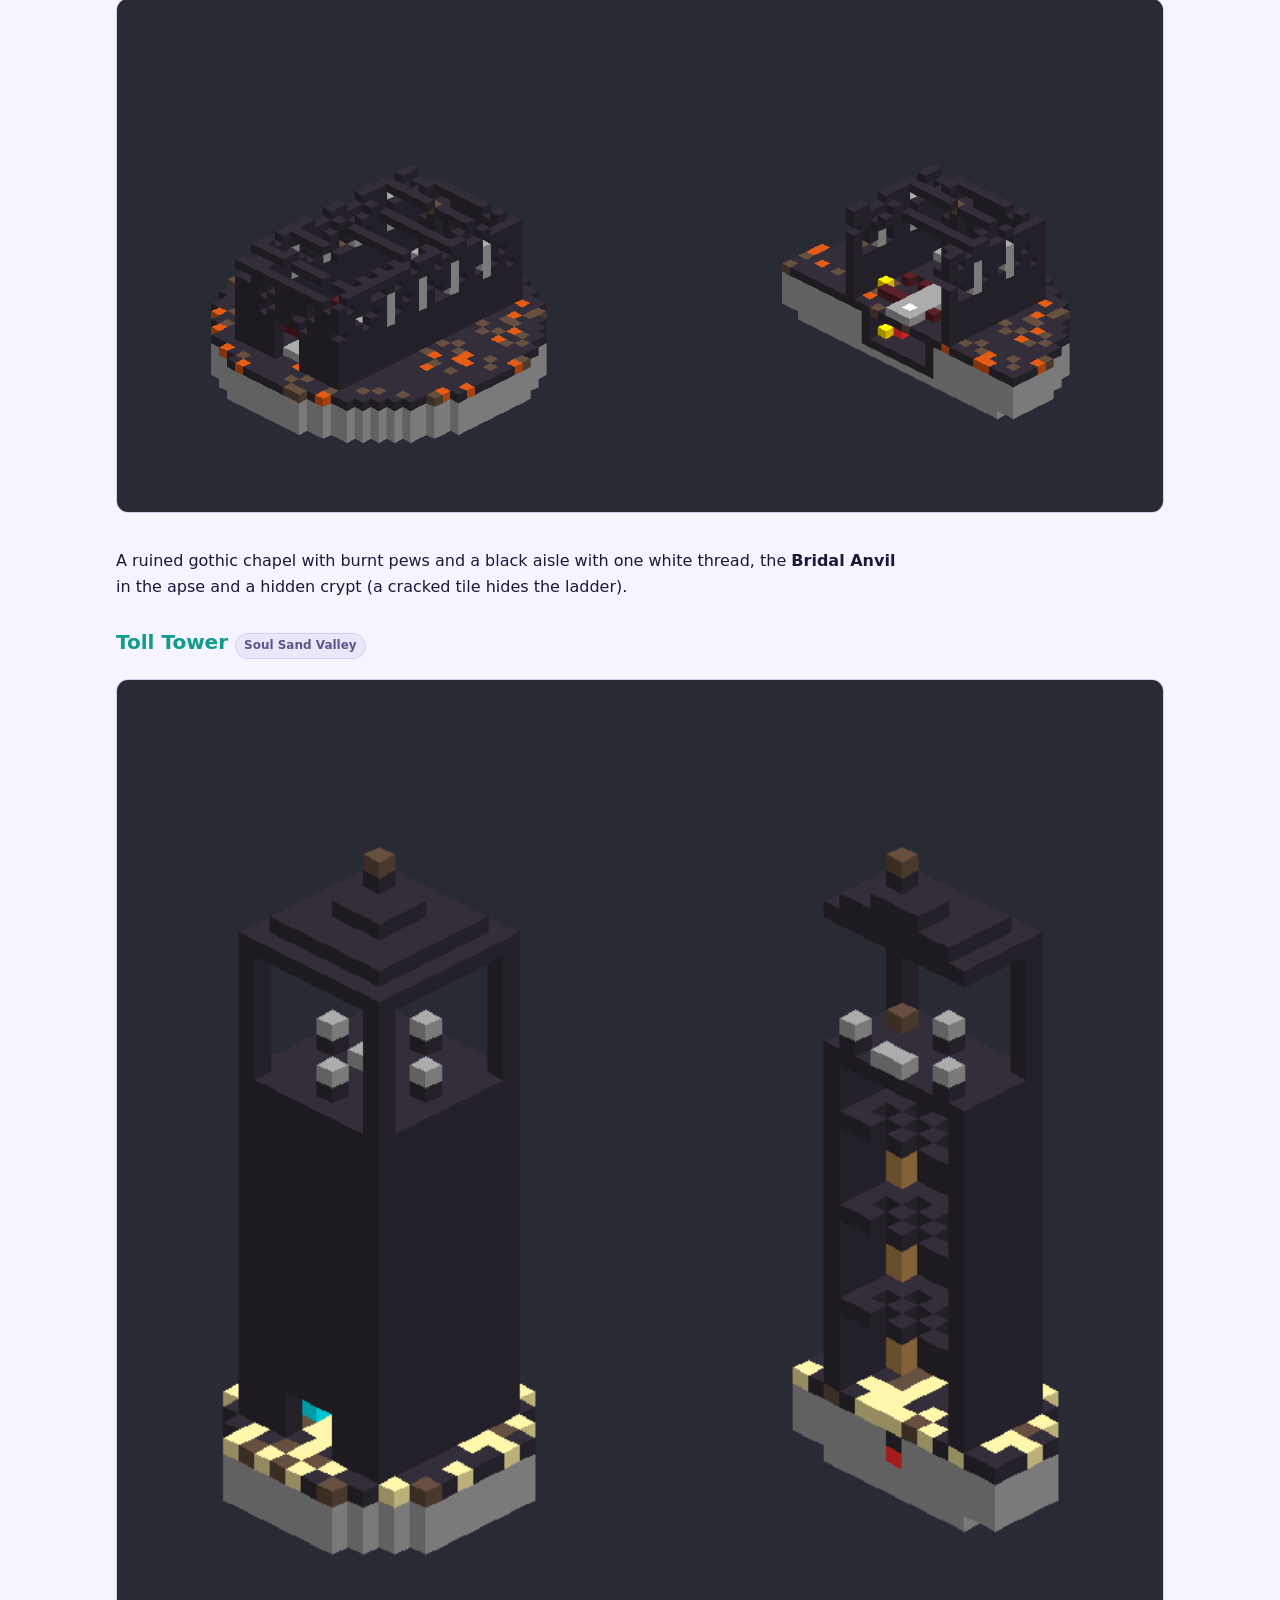
<file: docs/adventure.html>
<!doctype html>
<html lang="en"><head><meta charset="utf-8"><meta name="viewport" content="width=device-width,initial-scale=1">
<title>Adventure Structures - Eclipsed Realms</title>
<meta name="description" content="Eclipsed Realms: Chronicles of the Seven Seals - a story-driven adventure add-on for Minecraft Bedrock by Tech Bytes Design.">
<link rel="icon" href="img/icon_1024.png"><link rel="stylesheet" href="style.css"></head>
<body>
<header class="site"><div class="bar">
<a class="brand" href="index.html"><img src="img/icon_1024.png" alt=""><span>Eclipsed Realms <small>Chronicles of the Seven Seals</small></span></a>
<nav><a href="index.html">Home</a><a href="world.html">World & Survival</a><a href="adventure.html" class=on>Adventure</a><a href="creatures.html">Creatures</a><a href="lore.html">Lore</a><a href="systems.html">Systems</a><a href="changelog.html">Changelog</a></nav></div></header>
<main><h1>Adventure Structures <span class="tag new">v1.3</span></h1>
<p class="lead" style="color:var(--muted)">Ten loot-filled strongholds that generate on their own in new chunks - like outposts and mansions. Some are free loot, some will try to kill you. The harder the build, the better the chests.</p>
<div class="toc"><a href="#finding">Finding them</a><a href="#traps">Traps &amp; how to beat them</a><a href="#loot">Loot tiers</a><a href="#easy">Easy</a><a href="#medium">Medium</a><a href="#hard">Hard</a></div>

<h2 id="finding">Finding them</h2>
<p>Every structure generates <strong>naturally during world generation</strong> - no commands, no relics needed. They only appear in <strong>chunks generated after the pack was enabled</strong>. Rarity is "one attempt per chunk with chance 1/N":</p>
<div class="tablewrap"><table>
<tr><th>Difficulty</th><th>Roughly how often</th><th>What to expect</th></tr>
<tr><td><strong>Easy</strong></td><td>1 in ~140-150 chunks</td><td>Common. Free loot, no traps.</td></tr>
<tr><td><strong>Medium</strong></td><td>1 in ~200-230 chunks</td><td>One real trap and/or a monster spawner guarding 2-5 chests.</td></tr>
<tr><td><strong>Hard</strong></td><td>1 in ~380-420 chunks (Nether / End are denser)</td><td>Several traps, spawners, lava, hidden vaults - best loot in the pack.</td></tr>
</table></div>
<div class="callout">The <strong>Sunken Crypt</strong> is buried: you find it by caving or mining (look for deepslate bricks and webs). All others are visible on the surface (the Nether and End ones in their dimension).</div>

<h2 id="traps">Traps &amp; how to beat them</h2>
<div class="grid">
<div class="card"><h4>TNT pressure plates</h4><p>A lone <strong>stone pressure plate</strong> on a floor hides TNT two blocks below. Don't step on it. Dig around it or break the plate from the side - but remember arrows, items and mobs <em>press</em> plates too.</p></div>
<div class="card"><h4>Monster spawners</h4><p>Cages of the pack's own monsters (Revenants, Gravewalkers, Cave Weavers...). Light the room with torches so nothing spawns, or break the spawner with a pickaxe.</p></div>
<div class="card"><h4>Silverfish walls</h4><p>Cracked, suspicious bricks next to chests are <strong>infested</strong> - mining them releases silverfish. Use <strong>Silk Touch</strong> to take them safely.</p></div>
<div class="card"><h4>Lava vaults</h4><p>Treasure sits on a dais or path beside lava. Bring a <strong>water bucket</strong> and Fire Resistance.</p></div>
<div class="card"><h4>Spike pits &amp; powder snow</h4><p>Thorn Shrine: a pit of pointed dripstone with a one-block bridge (and wither roses on it). Frost Cairn: a powder-snow pit that swallows you - wear <strong>leather boots</strong>.</p></div>
<div class="card"><h4>Fall-in shafts</h4><p>The Dune Vault's hall has a hole that drops you into the TNT chamber. Look before you jump - land away from the plate.</p></div>
</div>

<h2 id="loot">Loot tiers</h2>
<div class="tablewrap"><table>
<tr><th>Tier</th><th>Where</th><th>Contents</th></tr>
<tr><td>1</td><td>Easy structures</td><td>Bread, coal, arrows, iron, a little gold, seeds, bone meal, cooked venison, rare golden apple / saddle</td></tr>
<tr><td>2</td><td>Medium hall chests, hidden chests</td><td>More iron &amp; gold, redstone, lapis, emeralds, an enchanted book, name tags, raw Azurite</td></tr>
<tr><td>3</td><td>Medium treasure chests</td><td>Diamonds, emeralds, enchanted books, enchanted iron/diamond gear, ender pearls, Azurite ingots, Hunter's Stew</td></tr>
<tr><td>4</td><td>Hard main chests</td><td>Lots of diamonds, enchanted diamond gear &amp; bows, netherite scrap, Azurite, raw Pyrelite, enchanted golden apples, <strong>Totems of Undying</strong></td></tr>
<tr><td>5</td><td>Hard vault / core chests</td><td>Netherite ingots &amp; enchanted netherite gear, Pyrelite / Eclipsite, Totems, books, <strong>Elytra</strong>, huge XP</td></tr>
</table></div>
<p>Boss <strong>relics</strong> (Grave Sigil, Verdant Heart, Silk Idol, Eclipse Sigil) can appear in these chests - up to 30% in the deepest vaults - so you can skip crafting.</p>

<h2 id="easy">Easy</h2>
<h3>Bandit Lookout <span class="tag">Plains &middot; Savanna &middot; Forest &middot; Meadow &middot; Taiga</span></h3>
<img class="shot" src="img/struct_bandit_lookout.png" alt="Bandit Lookout">
<p>A stilt tower on a campsite. Climb the ladder to the lantern-lit roof platform chest; a second chest sits at the camp. <strong>Traps:</strong> none. <strong>Loot:</strong> tier 1 (2 chests).</p>
<h3>Sunken Well <span class="tag">Plains &middot; Savanna &middot; Desert &middot; Forest &middot; Taiga &middot; Meadow</span></h3>
<img class="shot" src="img/struct_sunken_well.png" alt="Sunken Well">
<p>A roofed well with a ladder to a webbed cellar (2 chests). The east wall hides a niche behind <strong>silverfish bricks</strong> with a better chest. <strong>Loot:</strong> tier 1 + one tier 2 chest.</p>

<h2 id="medium">Medium</h2>
<h3>Ruined Watch Keep <span class="tag">Plains &middot; Forest &middot; Taiga &middot; Swamp &middot; Savanna</span></h3>
<img class="shot" src="img/struct_watch_keep.png" alt="Ruined Watch Keep">
<p>A crumbling walled keep with four towers. The north-west tower holds a <strong>Gravewalker spawner</strong> next to a chest. Inside the keep, a <strong>TNT plate</strong> guards the entrance hall. <strong>Loot:</strong> tier 2 (3 chests).</p>
<h3>Dune Vault <span class="tag">Desert &middot; Mesa</span></h3>
<img class="shot" src="img/struct_dune_vault.png" alt="Dune Vault">
<p>A stepped sandstone pyramid. The upper hall has a <strong>Husk spawner</strong>, webs and a chest; a hole in its floor drops into the vault below, where four chests surround a <strong>pressure plate on nine TNT</strong>. <strong>Loot:</strong> tier 2 hall chest + four tier 3 chests.</p>
<h3>Thorn Shrine <span class="tag">Jungle &middot; Swamp &middot; Mangrove swamp</span></h3>
<img class="shot" src="img/struct_thorn_shrine.png" alt="Thorn Shrine">
<p>An overgrown mossy ruin. The approach crosses a <strong>spike pit</strong> on a one-block bridge lined with <strong>wither roses</strong>; the sanctum has a <strong>Cave Spider spawner</strong> and a silverfish wall behind two chests. <strong>Loot:</strong> tier 3 (2 chests).</p>
<h3>Frost Cairn <span class="tag">Frozen &middot; Ice &middot; Cold biomes</span></h3>
<img class="shot" src="img/struct_frost_cairn.png" alt="Frost Cairn">
<p>A snow-domed stone fort around a <strong>powder-snow pit</strong>. A <strong>Stray spawner</strong> sits in an ice niche between two chests. <strong>Loot:</strong> tier 3 (2 chests).</p>

<h2 id="hard">Hard</h2>
<h3>Highland Bastion <span class="tag">Windswept hills &middot; Mountains</span></h3>
<img class="shot" src="img/struct_highland_bastion.png" alt="Highland Bastion">
<p>A full castle: curtain wall, four climbable towers, a two-storey keep and a lava vault under the hall.</p>
<ul>
<li><strong>Spawners:</strong> Revenants (two towers and the keep's upper floor), a Gravewalker tower, a Cave Weaver in the cellar.</li>
<li><strong>Traps:</strong> two TNT plates in the keep vestibule, a TNT plate in the vault corridor, a lava lake beside the vault path, silverfish walls.</li>
<li><strong>Loot:</strong> 4 tower chests (tier 3), 4 keep chests (tier 4) and the vault chest (tier 5).</li>
</ul>
<h3>Sunken Crypt <span class="tag">Underground, anywhere in the Overworld</span></h3>
<img class="shot" src="img/struct_sunken_crypt.png" alt="Sunken Crypt">
<p>A deepslate hall with four side chambers and a lava-moated treasure dais at the north end.</p>
<ul>
<li><strong>Spawners:</strong> Cave Weaver, Revenant and Gravewalker chambers.</li>
<li><strong>Traps:</strong> three TNT plates down the hall, a lava moat with a one-wide bridge, webs, an infested wall hiding an extra chest.</li>
<li><strong>Loot:</strong> four chamber chests + a hidden chest (tier 4) and the dais vault (tier 5).</li>
</ul>
<h3>Pyre Bastion <span class="tag">The Nether</span></h3>
<img class="shot" src="img/struct_pyre_bastion.png" alt="Pyre Bastion">
<p>A blackstone fortress ringed by a lava moat with a nether-brick bridge. Inside the keep the core chest sits on an island in a lava ring.</p>
<ul>
<li><strong>Spawners:</strong> two Ashen Wargs and a Wither Skeleton.</li>
<li><strong>Traps:</strong> a nine-TNT plate between the gate and the keep, lava everywhere.</li>
<li><strong>Loot:</strong> two Nether chests + the core chest (gold, ancient debris, Pyrelite, netherite scrap, Totems, enchanted gear).</li>
</ul>
<h3>Eclipse Vault <span class="tag">The End</span></h3>
<img class="shot" src="img/struct_eclipse_vault.png" alt="Eclipse Vault">
<p>An obsidian-pillared platform hiding a vault under the ground, entered by a ladder shaft. An <strong>Eclipse Altar</strong> stands in the middle - bring a sigil.</p>
<ul>
<li><strong>Spawners:</strong> two Voidweavers and an Endermite spawner.</li>
<li><strong>Traps:</strong> three TNT plates around the approach and altar.</li>
<li><strong>Loot:</strong> two chests + the core chest: Eclipsite, netherite, Elytra, Totems, shulker shells, enchanted gear, a 30% chance of an Eclipse Sigil.</li>
</ul>
<h2 id="roads">Road III &amp; IV places <span class="tag new">new</span></h2>
<p>Eight new places drive the Overworld roads of the story (see <a href="systems.html#journal">the journal</a>). They are also worth looting on their own.</p>
<h3>Verse Cairn <span class="tag">Frozen &middot; Ice &middot; Cold biomes &middot; common</span></h3>
<img class="shot" src="img/struct_verse_cairn_2.png" alt="Verse Cairn">
<p>A small ring of rime-covered pillars around a standing <strong>Verse Stone</strong>. There are four variants - Dawn, Zenith, Dusk and Midnight - each with a different verse. A small chest and a lore tablet sit by the plinth.</p>
<h3>Frozen Cathedral <span class="tag">High peaks &middot; snowy slopes &middot; groves</span></h3>
<img class="shot" src="img/struct_frozen_cathedral.png" alt="Frozen Cathedral">
<p>Two bell towers, a stepped ice vault, a nave and an organ of calcite pipes. Four <strong>chimes</strong> stand around the <strong>Cantor's Lectern</strong>: their <em>positions</em> are not the order to strike them. Two spawners (Hoarbones, Rimewalkers) hide in the side aisles, a TNT plate waits under the carpet, and a cracked tile in the north-west corner hides a ladder shaft to a vault.</p>
<h3>Fen Hut <span class="tag">Swamp &middot; Mangrove swamp</span></h3>
<img class="shot" src="img/struct_fen_hut.png" alt="Fen Hut">
<p>A stilt hut with the first half of the sconce riddle, Morwen's lament and a chest that often holds Wisp Essence.</p>
<h3>Drowned Chapel <span class="tag">Swamp &middot; Mangrove swamp</span></h3>
<img class="shot" src="img/struct_drowned_chapel.png" alt="Drowned Chapel">
<p>A mud-brick chapel half eaten by the fen. Three <strong>sconces</strong> on the north wall (moon, eye, star - in space, not in order), the <strong>Marsh Altar</strong>, Lanternbone and Wisp spawners, and a <strong>flooded pool</strong> in the south-west corner whose underwater tunnel leads to a hidden chamber with the second half of the riddle and a vault chest. Bring Water Breathing or a deep breath.</p>
<h3>Wayfarer's Cairn <span class="tag">Plains &middot; forests &middot; taiga &middot; savanna &middot; meadow &middot; desert &middot; rare</span></h3>
<img class="shot" src="img/struct_wayfarer_cairn.png" alt="Wayfarer's Cairn">
<p>A tiny cairn with three of the Wayfarer's own notes and a chest. No puzzle - just lore.</p>
<h2 id="deep">Road V &amp; VI places (the Nether) <span class="tag new">new</span></h2>
<p>Four places in the Burning Deep. They snap to the Nether floor like the Pyre Bastion and are guarded: spawners (blazes and wither skeletons), a TNT plate under the carpet, loot chests.</p>
<h3>Forge of Vows <span class="tag">any Nether biome</span></h3>
<img class="shot" src="img/struct_forge_of_vows.png" alt="Forge of Vows">
<p>A walled forge with lava flues, a giant anvil monument and three <strong>offering pedestals</strong> (flame, tears, gold - in space, not in order) with three vow tablets. Offer a Gold Ingot, a Blaze Rod and a Ghast Tear, in the order the vow was spoken. Its chests hold gold, blaze rods and ghast tears, so the puzzle is solvable without a farm.</p>
<h3>Ashen Chapel <span class="tag">Crimson forest &middot; Warped forest &middot; Basalt deltas &middot; Nether wastes</span></h3>
<img class="shot" src="img/struct_ashen_chapel.png" alt="Ashen Chapel">
<p>A ruined gothic chapel with burnt pews and a black aisle with one white thread, the <strong>Bridal Anvil</strong> in the apse and a hidden crypt (a cracked tile hides the ladder).</p>
<h3>Toll Tower <span class="tag">Soul Sand Valley</span></h3>
<img class="shot" src="img/struct_toll_tower.png" alt="Toll Tower">
<p>A tall blackstone tower with a ladder and landings, a belfry with four <strong>bells</strong> (ember, soul, bone and violet) around the <strong>Toll Core</strong>. Touch the core to hear the pattern; ring it back.</p>
<h3>Hollow Hall <span class="tag">Soul Sand Valley</span></h3>
<img class="shot" src="img/struct_hollow_hall.png" alt="Hollow Hall">
<p>A hall of broken pews with a ring of soul lanterns around the <strong>Grave Altar</strong>. Two wither-skeleton spawners, three chests, five tablets with Corvane's letters and the Wayfarer's notes.</p>
<h2 id="story">Story site</h2>
<p><strong>Hanae's Shrine</strong> generates only in Cherry Groves (about 1 in 45 chunks there): a torii gate, a stone path, a cherry-wood pavilion over the <strong>Blossom Altar</strong>, a pond and old blossom trees, with a small loot chest. It is the ritual site for the Chapter I boss - see <a href="creatures.html#hanae">The Veiled Blossom</a>.</p>
<div class="callout warn"><strong>Heads-up:</strong> images are plan renders from the build tool (chests yellow, spawners cyan, TNT red, plates white, lava orange) - not in-game screenshots.</div>
</main>
<footer>Eclipsed Realms: Chronicles of the Seven Seals v1.7.1 &middot; by Tech Bytes Design &middot; <a href="https://github.com/MirFaizan06/SurvivalPP">GitHub</a> &middot;
Not an official Minecraft product; not approved by or associated with Mojang or Microsoft.</footer>
</body></html>
</file>
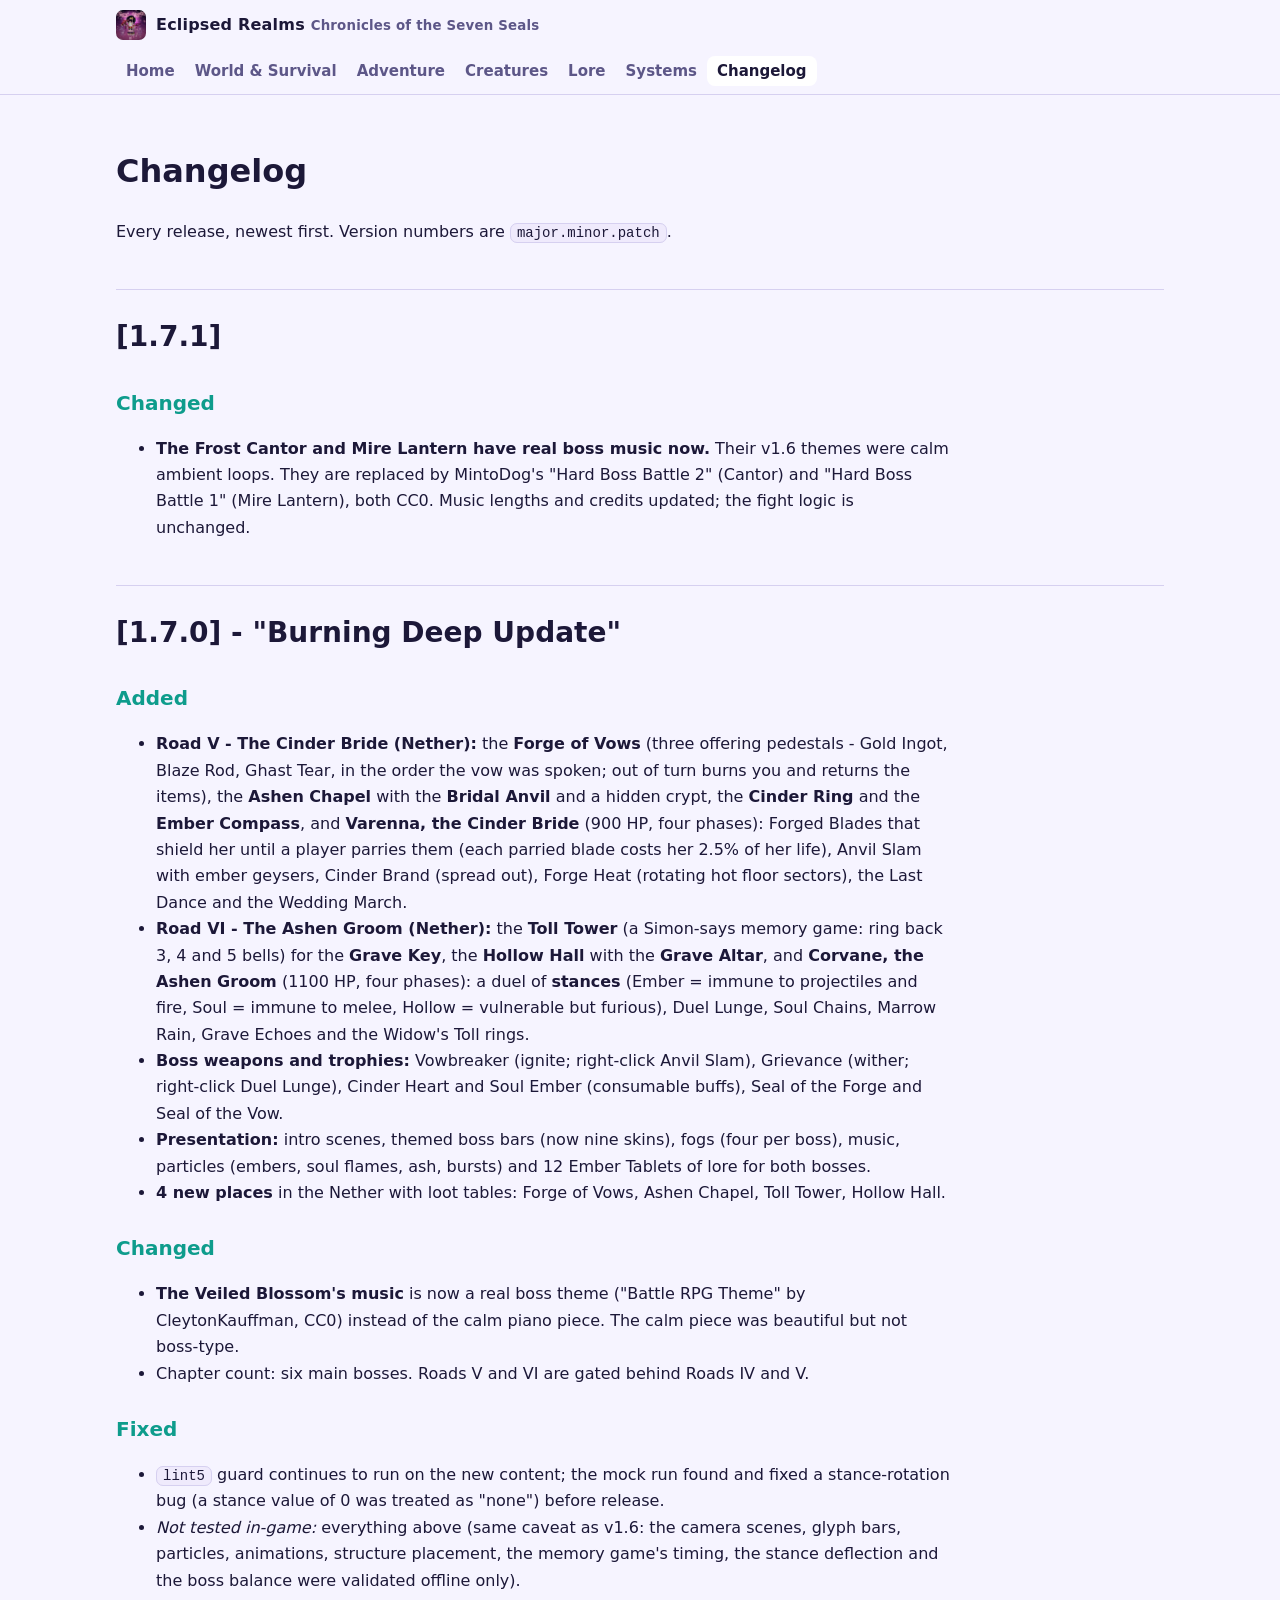
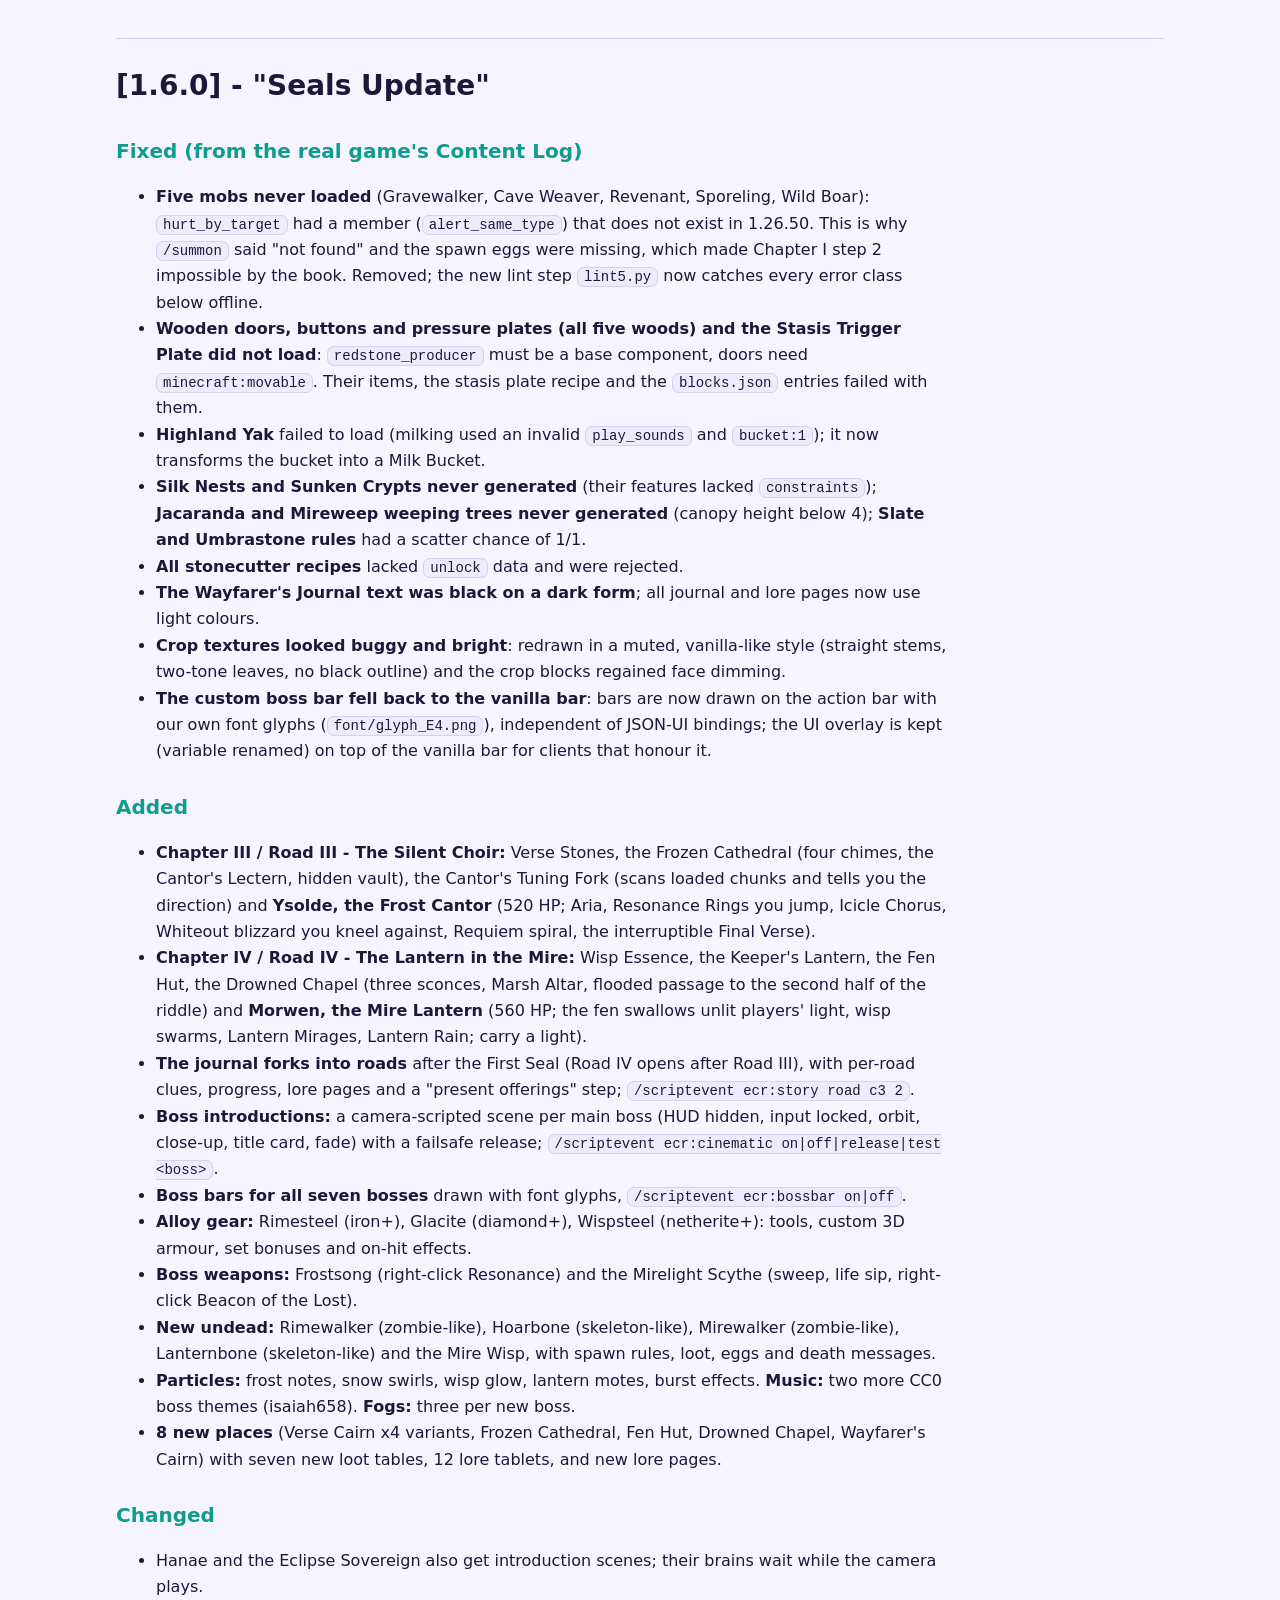
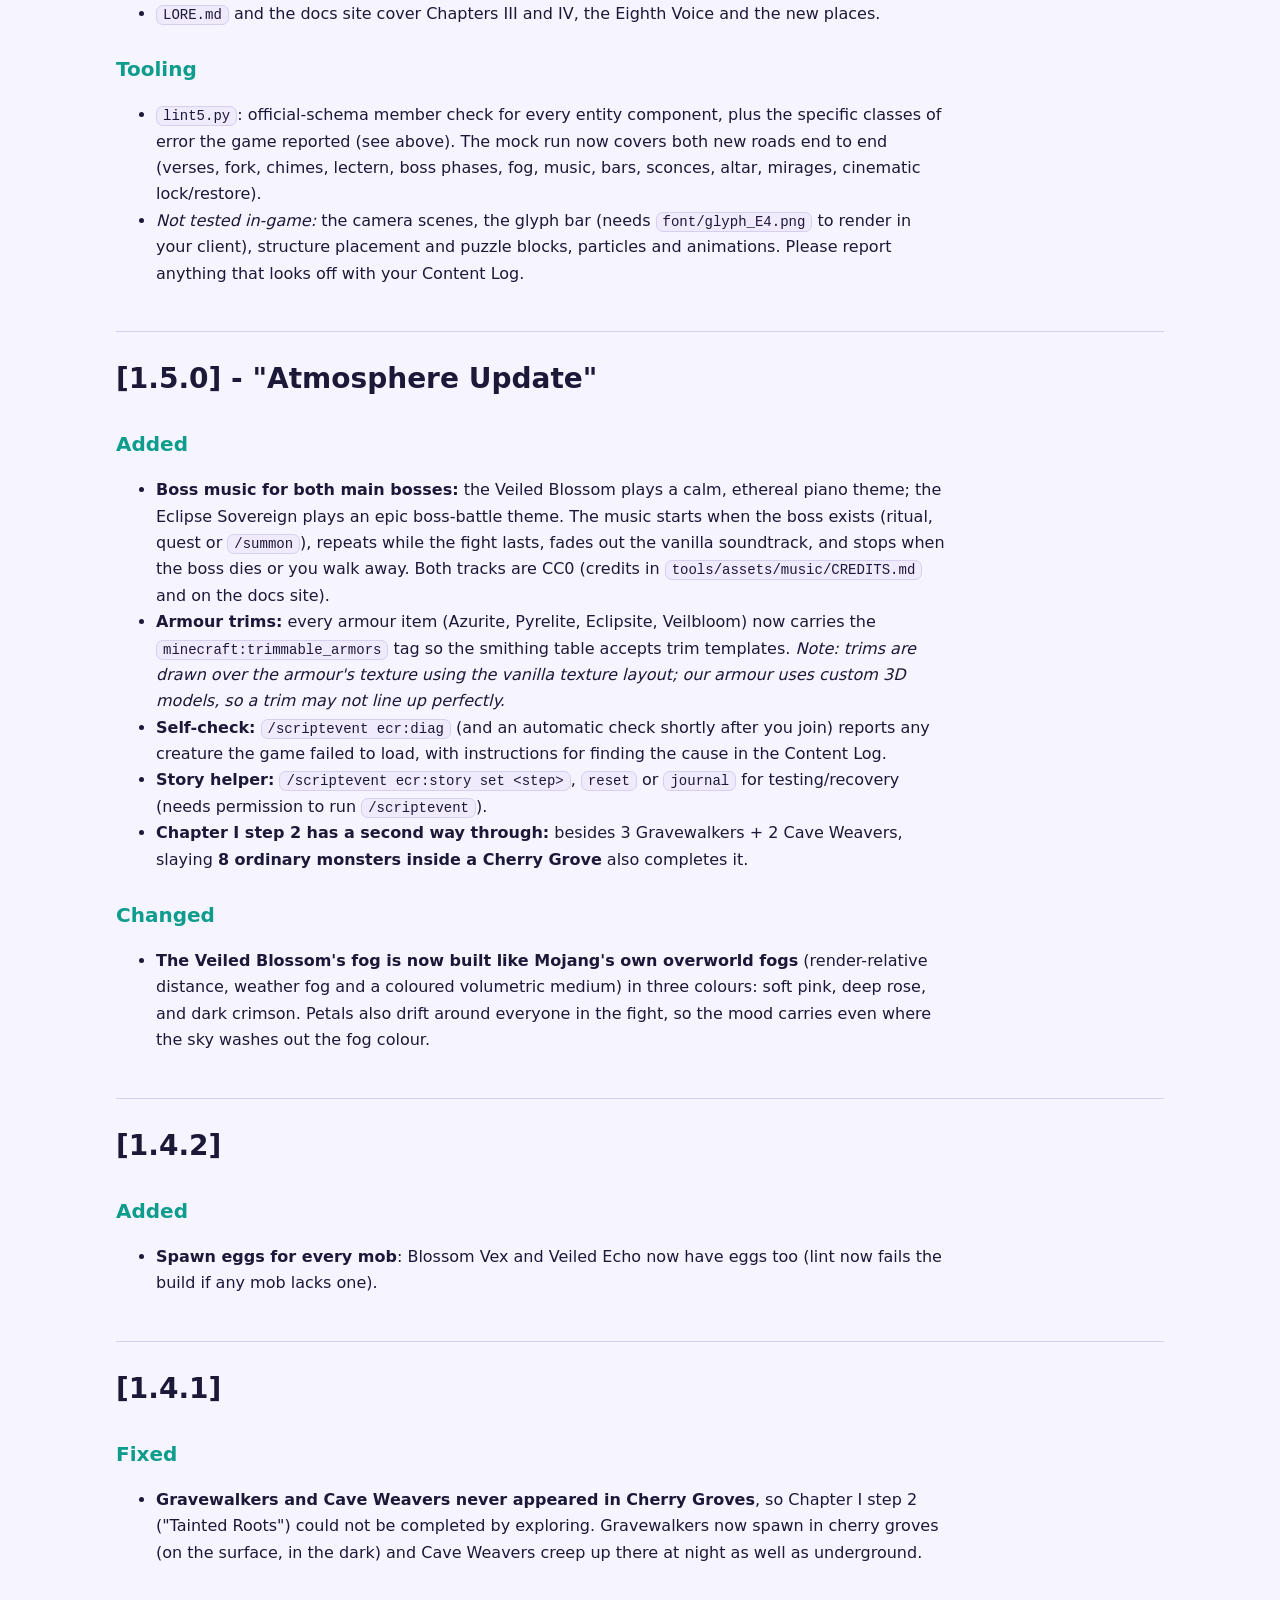
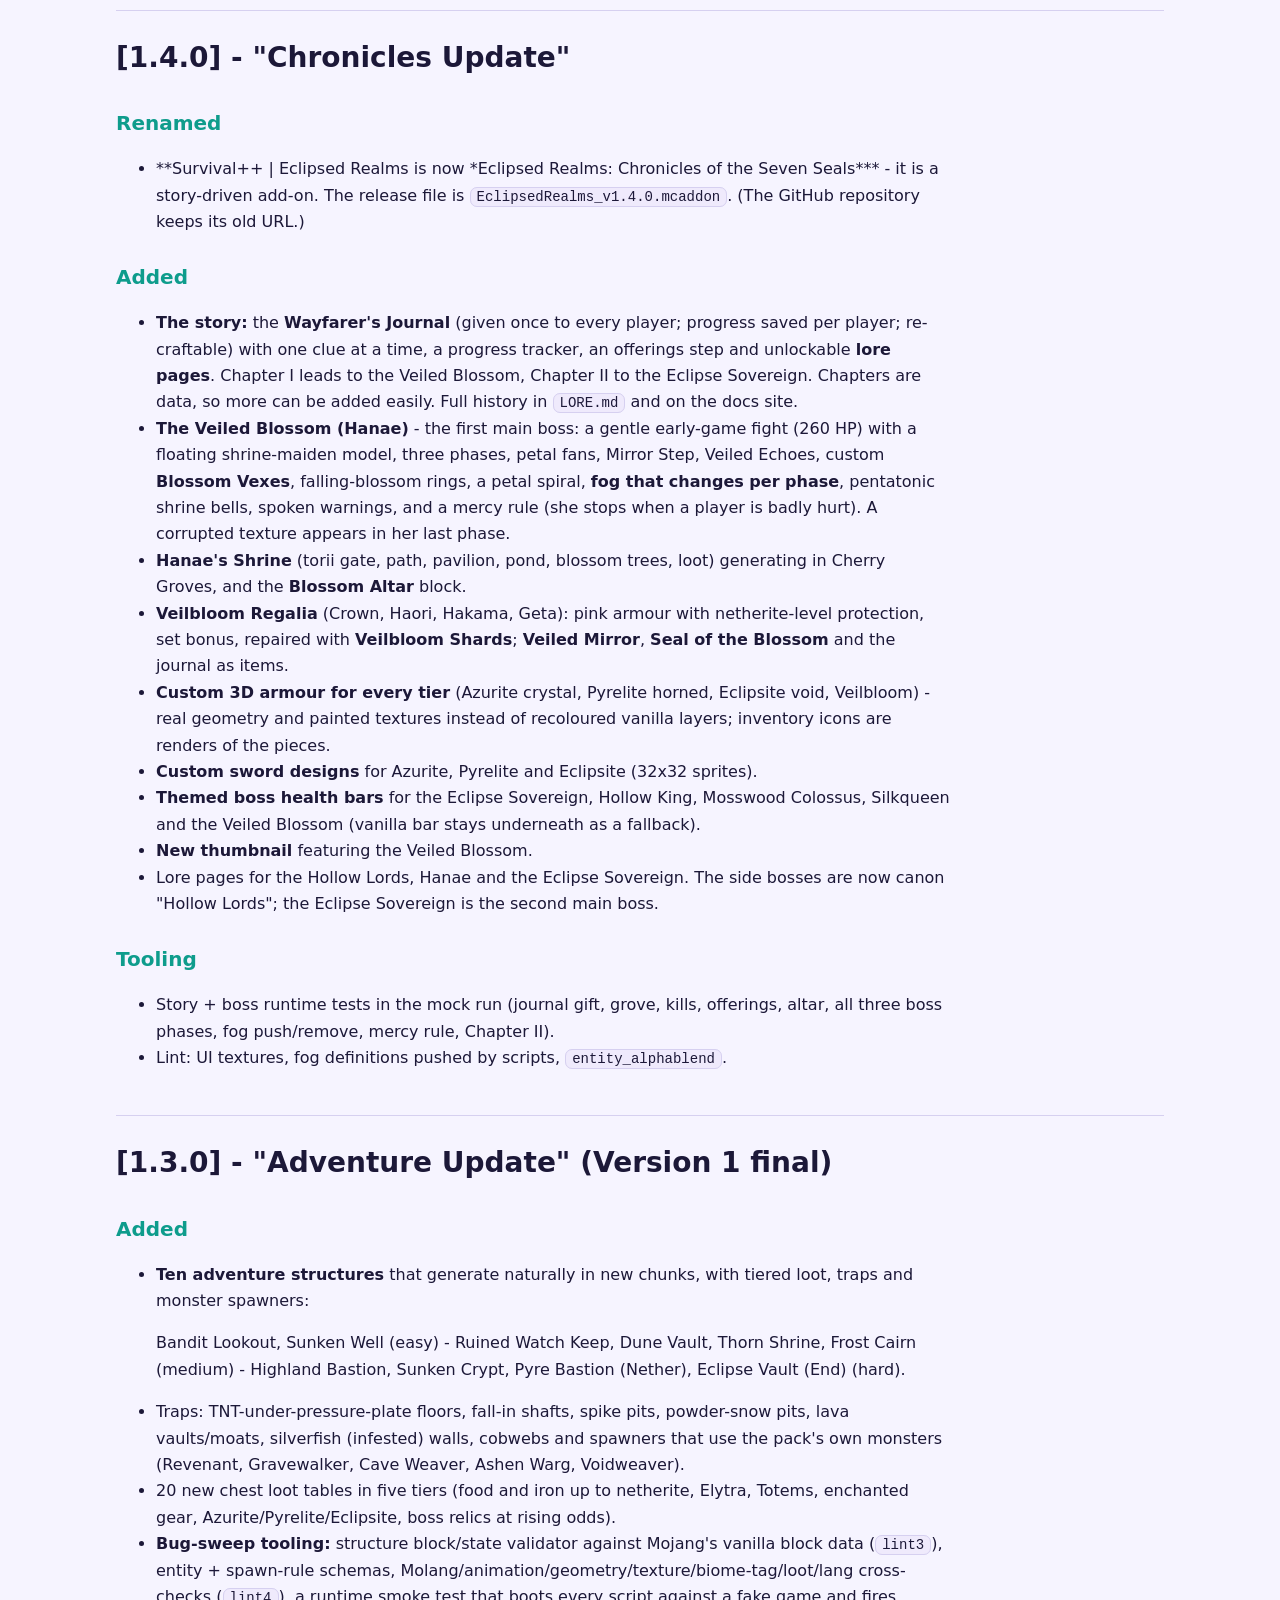
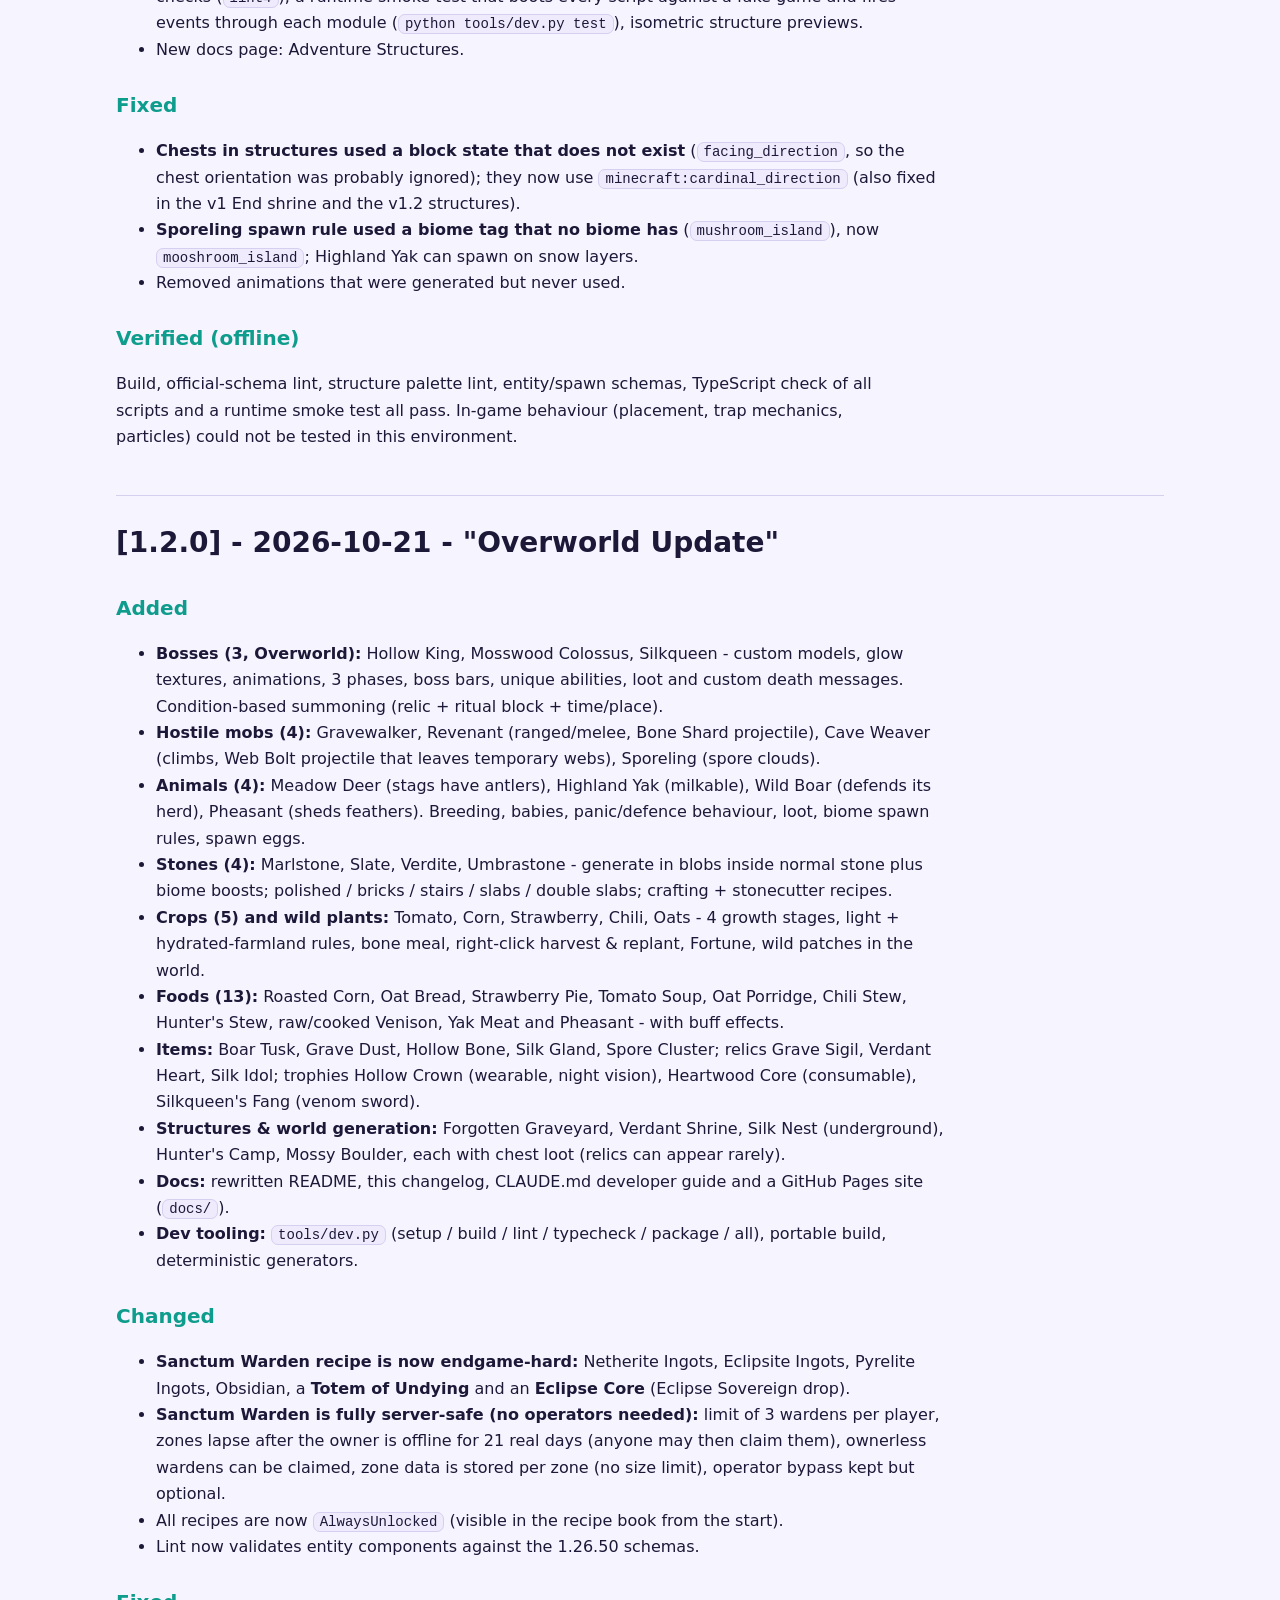
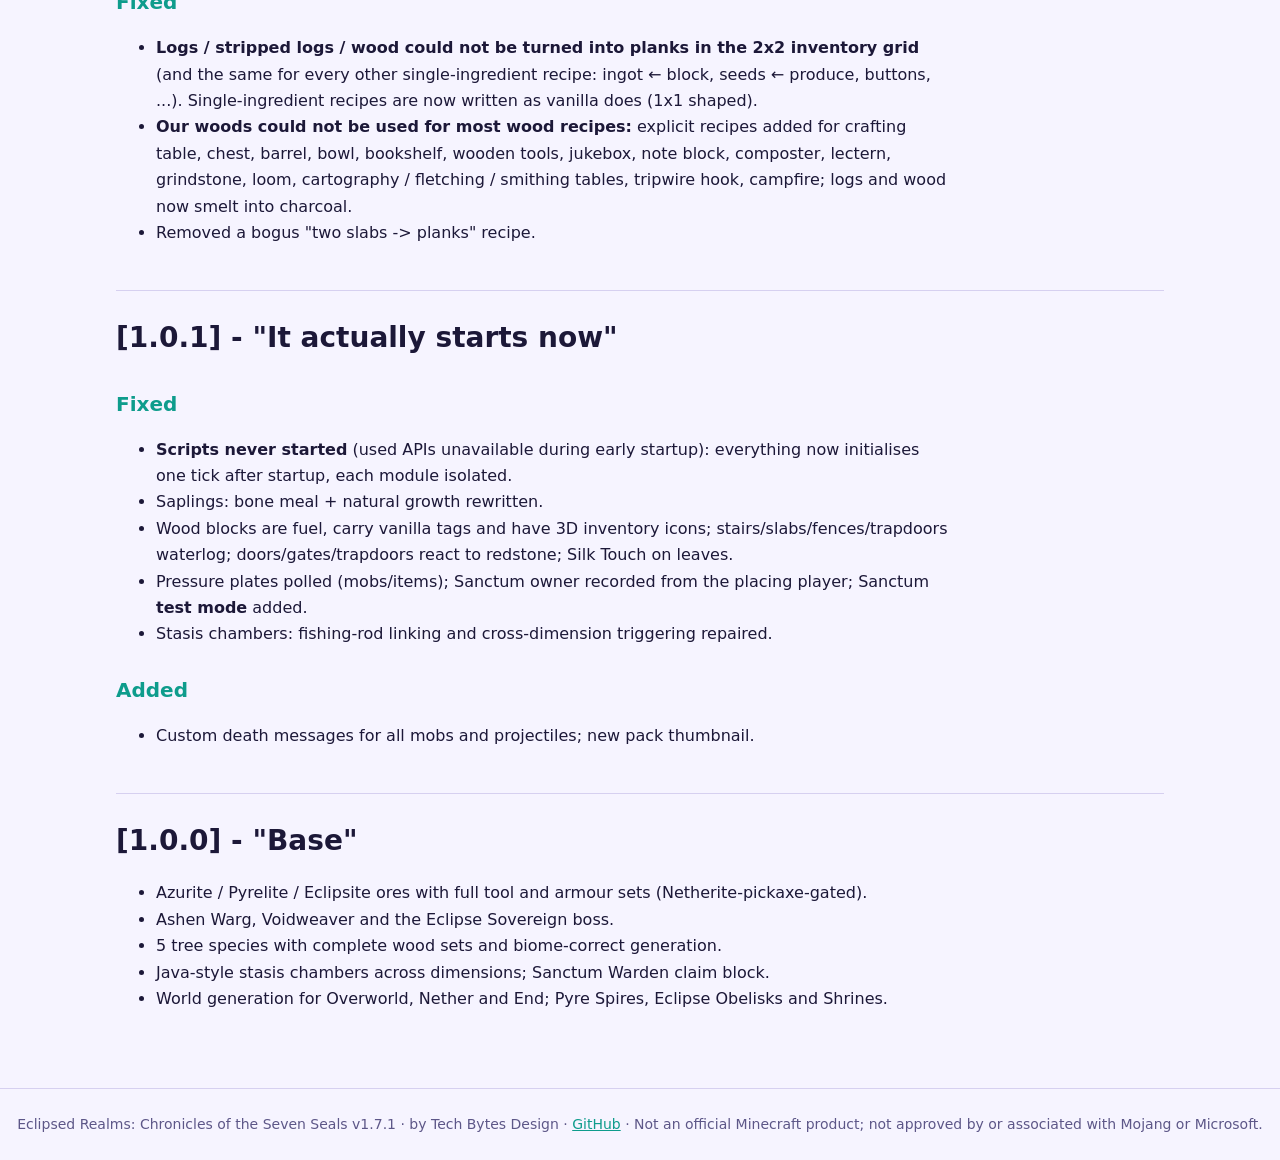
<file: docs/changelog.html>
<!doctype html>
<html lang="en"><head><meta charset="utf-8"><meta name="viewport" content="width=device-width,initial-scale=1">
<title>Changelog - Eclipsed Realms</title>
<meta name="description" content="Eclipsed Realms: Chronicles of the Seven Seals - a story-driven adventure add-on for Minecraft Bedrock by Tech Bytes Design.">
<link rel="icon" href="img/icon_1024.png"><link rel="stylesheet" href="style.css"></head>
<body>
<header class="site"><div class="bar">
<a class="brand" href="index.html"><img src="img/icon_1024.png" alt=""><span>Eclipsed Realms <small>Chronicles of the Seven Seals</small></span></a>
<nav><a href="index.html">Home</a><a href="world.html">World & Survival</a><a href="adventure.html">Adventure</a><a href="creatures.html">Creatures</a><a href="lore.html">Lore</a><a href="systems.html">Systems</a><a href="changelog.html" class=on>Changelog</a></nav></div></header>
<main><h1>Changelog</h1><p class="lead">Every release, newest first. Version numbers are <code>major.minor.patch</code>.</p><div class="log">
<h2>[1.7.1]</h2>
<h3>Changed</h3>
<ul>
<li><strong>The Frost Cantor and Mire Lantern have real boss music now.</strong> Their v1.6 themes were calm ambient loops. They are replaced by MintoDog's "Hard Boss Battle 2" (Cantor) and "Hard Boss Battle 1" (Mire Lantern), both CC0. Music lengths and credits updated; the fight logic is unchanged.</li>
</ul>
<h2>[1.7.0] - "Burning Deep Update"</h2>
<h3>Added</h3>
<ul>
<li><strong>Road V - The Cinder Bride (Nether):</strong> the <strong>Forge of Vows</strong> (three offering pedestals - Gold Ingot, Blaze Rod, Ghast Tear, in the order the vow was spoken; out of turn burns you and returns the items), the <strong>Ashen Chapel</strong> with the <strong>Bridal Anvil</strong> and a hidden crypt, the <strong>Cinder Ring</strong> and the <strong>Ember Compass</strong>, and <strong>Varenna, the Cinder Bride</strong> (900 HP, four phases): Forged Blades that shield her until a player parries them (each parried blade costs her 2.5% of her life), Anvil Slam with ember geysers, Cinder Brand (spread out), Forge Heat (rotating hot floor sectors), the Last Dance and the Wedding March.</li>
<li><strong>Road VI - The Ashen Groom (Nether):</strong> the <strong>Toll Tower</strong> (a Simon-says memory game: ring back 3, 4 and 5 bells) for the <strong>Grave Key</strong>, the <strong>Hollow Hall</strong> with the <strong>Grave Altar</strong>, and <strong>Corvane, the Ashen Groom</strong> (1100 HP, four phases): a duel of <strong>stances</strong> (Ember = immune to projectiles and fire, Soul = immune to melee, Hollow = vulnerable but furious), Duel Lunge, Soul Chains, Marrow Rain, Grave Echoes and the Widow's Toll rings.</li>
<li><strong>Boss weapons and trophies:</strong> Vowbreaker (ignite; right-click Anvil Slam), Grievance (wither; right-click Duel Lunge), Cinder Heart and Soul Ember (consumable buffs), Seal of the Forge and Seal of the Vow.</li>
<li><strong>Presentation:</strong> intro scenes, themed boss bars (now nine skins), fogs (four per boss), music, particles (embers, soul flames, ash, bursts) and 12 Ember Tablets of lore for both bosses.</li>
<li><strong>4 new places</strong> in the Nether with loot tables: Forge of Vows, Ashen Chapel, Toll Tower, Hollow Hall.</li>
</ul>
<h3>Changed</h3>
<ul>
<li><strong>The Veiled Blossom's music</strong> is now a real boss theme ("Battle RPG Theme" by CleytonKauffman, CC0) instead of the calm piano piece. The calm piece was beautiful but not boss-type.</li>
<li>Chapter count: six main bosses. Roads V and VI are gated behind Roads IV and V.</li>
</ul>
<h3>Fixed</h3>
<ul>
<li><code>lint5</code> guard continues to run on the new content; the mock run found and fixed a stance-rotation bug (a stance value of 0 was treated as "none") before release.</li>
<li><em>Not tested in-game:</em> everything above (same caveat as v1.6: the camera scenes, glyph bars, particles, animations, structure placement, the memory game's timing, the stance deflection and the boss balance were validated offline only).</li>
</ul>
<h2>[1.6.0] - "Seals Update"</h2>
<h3>Fixed (from the real game's Content Log)</h3>
<ul>
<li><strong>Five mobs never loaded</strong> (Gravewalker, Cave Weaver, Revenant, Sporeling, Wild Boar): <code>hurt_by_target</code> had a member (<code>alert_same_type</code>) that does not exist in 1.26.50. This is why <code>/summon</code> said "not found" and the spawn eggs were missing, which made Chapter I step 2 impossible by the book. Removed; the new lint step <code>lint5.py</code> now catches every error class below offline.</li>
<li><strong>Wooden doors, buttons and pressure plates (all five woods) and the Stasis Trigger Plate did not load</strong>: <code>redstone_producer</code> must be a base component, doors need <code>minecraft:movable</code>. Their items, the stasis plate recipe and the <code>blocks.json</code> entries failed with them.</li>
<li><strong>Highland Yak</strong> failed to load (milking used an invalid <code>play_sounds</code> and <code>bucket:1</code>); it now transforms the bucket into a Milk Bucket.</li>
<li><strong>Silk Nests and Sunken Crypts never generated</strong> (their features lacked <code>constraints</code>); <strong>Jacaranda and Mireweep weeping trees never generated</strong> (canopy height below 4); <strong>Slate and Umbrastone rules</strong> had a scatter chance of 1/1.</li>
<li><strong>All stonecutter recipes</strong> lacked <code>unlock</code> data and were rejected.</li>
<li><strong>The Wayfarer's Journal text was black on a dark form</strong>; all journal and lore pages now use light colours.</li>
<li><strong>Crop textures looked buggy and bright</strong>: redrawn in a muted, vanilla-like style (straight stems, two-tone leaves, no black outline) and the crop blocks regained face dimming.</li>
<li><strong>The custom boss bar fell back to the vanilla bar</strong>: bars are now drawn on the action bar with our own font glyphs (<code>font/glyph_E4.png</code>), independent of JSON-UI bindings; the UI overlay is kept (variable renamed) on top of the vanilla bar for clients that honour it.</li>
</ul>
<h3>Added</h3>
<ul>
<li><strong>Chapter III / Road III - The Silent Choir:</strong> Verse Stones, the Frozen Cathedral (four chimes, the Cantor's Lectern, hidden vault), the Cantor's Tuning Fork (scans loaded chunks and tells you the direction) and <strong>Ysolde, the Frost Cantor</strong> (520 HP; Aria, Resonance Rings you jump, Icicle Chorus, Whiteout blizzard you kneel against, Requiem spiral, the interruptible Final Verse).</li>
<li><strong>Chapter IV / Road IV - The Lantern in the Mire:</strong> Wisp Essence, the Keeper's Lantern, the Fen Hut, the Drowned Chapel (three sconces, Marsh Altar, flooded passage to the second half of the riddle) and <strong>Morwen, the Mire Lantern</strong> (560 HP; the fen swallows unlit players' light, wisp swarms, Lantern Mirages, Lantern Rain; carry a light).</li>
<li><strong>The journal forks into roads</strong> after the First Seal (Road IV opens after Road III), with per-road clues, progress, lore pages and a "present offerings" step; <code>/scriptevent ecr:story road c3 2</code>.</li>
<li><strong>Boss introductions:</strong> a camera-scripted scene per main boss (HUD hidden, input locked, orbit, close-up, title card, fade) with a failsafe release; <code>/scriptevent ecr:cinematic on|off|release|test &lt;boss&gt;</code>.</li>
<li><strong>Boss bars for all seven bosses</strong> drawn with font glyphs, <code>/scriptevent ecr:bossbar on|off</code>.</li>
<li><strong>Alloy gear:</strong> Rimesteel (iron+), Glacite (diamond+), Wispsteel (netherite+): tools, custom 3D armour, set bonuses and on-hit effects.</li>
<li><strong>Boss weapons:</strong> Frostsong (right-click Resonance) and the Mirelight Scythe (sweep, life sip, right-click Beacon of the Lost).</li>
<li><strong>New undead:</strong> Rimewalker (zombie-like), Hoarbone (skeleton-like), Mirewalker (zombie-like), Lanternbone (skeleton-like) and the Mire Wisp, with spawn rules, loot, eggs and death messages.</li>
<li><strong>Particles:</strong> frost notes, snow swirls, wisp glow, lantern motes, burst effects. <strong>Music:</strong> two more CC0 boss themes (isaiah658). <strong>Fogs:</strong> three per new boss.</li>
<li><strong>8 new places</strong> (Verse Cairn x4 variants, Frozen Cathedral, Fen Hut, Drowned Chapel, Wayfarer's Cairn) with seven new loot tables, 12 lore tablets, and new lore pages.</li>
</ul>
<h3>Changed</h3>
<ul>
<li>Hanae and the Eclipse Sovereign also get introduction scenes; their brains wait while the camera plays.</li>
<li><code>LORE.md</code> and the docs site cover Chapters III and IV, the Eighth Voice and the new places.</li>
</ul>
<h3>Tooling</h3>
<ul>
<li><strong><code>lint5.py</code></strong>: official-schema member check for every entity component, plus the specific classes of error the game reported (see above). The mock run now covers both new roads end to end (verses, fork, chimes, lectern, boss phases, fog, music, bars, sconces, altar, mirages, cinematic lock/restore).</li>
<li><em>Not tested in-game:</em> the camera scenes, the glyph bar (needs <code>font/glyph_E4.png</code> to render in your client), structure placement and puzzle blocks, particles and animations. Please report anything that looks off with your Content Log.</li>
</ul>
<h2>[1.5.0] - "Atmosphere Update"</h2>
<h3>Added</h3>
<ul>
<li><strong>Boss music for both main bosses:</strong> the Veiled Blossom plays a calm, ethereal piano theme; the Eclipse Sovereign plays an epic boss-battle theme. The music starts when the boss exists (ritual, quest or <code>/summon</code>), repeats while the fight lasts, fades out the vanilla soundtrack, and stops when the boss dies or you walk away. Both tracks are CC0 (credits in <code>tools/assets/music/CREDITS.md</code> and on the docs site).</li>
<li><strong>Armour trims:</strong> every armour item (Azurite, Pyrelite, Eclipsite, Veilbloom) now carries the <code>minecraft:trimmable_armors</code> tag so the smithing table accepts trim templates. <em>Note: trims are drawn over the armour's texture using the vanilla texture layout; our armour uses custom 3D models, so a trim may not line up perfectly.</em></li>
<li><strong>Self-check:</strong> <code>/scriptevent ecr:diag</code> (and an automatic check shortly after you join) reports any creature the game failed to load, with instructions for finding the cause in the Content Log.</li>
<li><strong>Story helper:</strong> <code>/scriptevent ecr:story set &lt;step&gt;</code>, <code>reset</code> or <code>journal</code> for testing/recovery (needs permission to run <code>/scriptevent</code>).</li>
<li><strong>Chapter I step 2 has a second way through:</strong> besides 3 Gravewalkers + 2 Cave Weavers, slaying <strong>8 ordinary monsters inside a Cherry Grove</strong> also completes it.</li>
</ul>
<h3>Changed</h3>
<ul>
<li><strong>The Veiled Blossom's fog is now built like Mojang's own overworld fogs</strong> (render-relative distance, weather fog and a coloured volumetric medium) in three colours: soft pink, deep rose, and dark crimson. Petals also drift around everyone in the fight, so the mood carries even where the sky washes out the fog colour.</li>
</ul>
<h2>[1.4.2]</h2>
<h3>Added</h3>
<ul>
<li><strong>Spawn eggs for every mob</strong>: Blossom Vex and Veiled Echo now have eggs too (lint now fails the build if any mob lacks one).</li>
</ul>
<h2>[1.4.1]</h2>
<h3>Fixed</h3>
<ul>
<li><strong>Gravewalkers and Cave Weavers never appeared in Cherry Groves</strong>, so Chapter I step 2 ("Tainted Roots") could not be completed by exploring. Gravewalkers now spawn in cherry groves (on the surface, in the dark) and Cave Weavers creep up there at night as well as underground.</li>
</ul>
<h2>[1.4.0] - "Chronicles Update"</h2>
<h3>Renamed</h3>
<ul>
<li>**Survival++ | Eclipsed Realms is now *Eclipsed Realms: Chronicles of the Seven Seals*** - it is a story-driven add-on. The release file is <code>EclipsedRealms_v1.4.0.mcaddon</code>. (The GitHub repository keeps its old URL.)</li>
</ul>
<h3>Added</h3>
<ul>
<li><strong>The story:</strong> the <strong>Wayfarer's Journal</strong> (given once to every player; progress saved per player; re-craftable) with one clue at a time, a progress tracker, an offerings step and unlockable <strong>lore pages</strong>. Chapter I leads to the Veiled Blossom, Chapter II to the Eclipse Sovereign. Chapters are data, so more can be added easily. Full history in <code>LORE.md</code> and on the docs site.</li>
<li><strong>The Veiled Blossom (Hanae)</strong> - the first main boss: a gentle early-game fight (260 HP) with a floating shrine-maiden model, three phases, petal fans, Mirror Step, Veiled Echoes, custom <strong>Blossom Vexes</strong>, falling-blossom rings, a petal spiral, <strong>fog that changes per phase</strong>, pentatonic shrine bells, spoken warnings, and a mercy rule (she stops when a player is badly hurt). A corrupted texture appears in her last phase.</li>
<li><strong>Hanae's Shrine</strong> (torii gate, path, pavilion, pond, blossom trees, loot) generating in Cherry Groves, and the <strong>Blossom Altar</strong> block.</li>
<li><strong>Veilbloom Regalia</strong> (Crown, Haori, Hakama, Geta): pink armour with netherite-level protection, set bonus, repaired with <strong>Veilbloom Shards</strong>; <strong>Veiled Mirror</strong>, <strong>Seal of the Blossom</strong> and the journal as items.</li>
<li><strong>Custom 3D armour for every tier</strong> (Azurite crystal, Pyrelite horned, Eclipsite void, Veilbloom) - real geometry and painted textures instead of recoloured vanilla layers; inventory icons are renders of the pieces.</li>
<li><strong>Custom sword designs</strong> for Azurite, Pyrelite and Eclipsite (32x32 sprites).</li>
<li><strong>Themed boss health bars</strong> for the Eclipse Sovereign, Hollow King, Mosswood Colossus, Silkqueen and the Veiled Blossom (vanilla bar stays underneath as a fallback).</li>
<li><strong>New thumbnail</strong> featuring the Veiled Blossom.</li>
<li>Lore pages for the Hollow Lords, Hanae and the Eclipse Sovereign. The side bosses are now canon "Hollow Lords"; the Eclipse Sovereign is the second main boss.</li>
</ul>
<h3>Tooling</h3>
<ul>
<li>Story + boss runtime tests in the mock run (journal gift, grove, kills, offerings, altar, all three boss phases, fog push/remove, mercy rule, Chapter II).</li>
<li>Lint: UI textures, fog definitions pushed by scripts, <code>entity_alphablend</code>.</li>
</ul>
<h2>[1.3.0] - "Adventure Update" (Version 1 final)</h2>
<h3>Added</h3>
<ul>
<li><strong>Ten adventure structures</strong> that generate naturally in new chunks, with tiered loot, traps and monster spawners:</li>
<p>  Bandit Lookout, Sunken Well (easy) - Ruined Watch Keep, Dune Vault, Thorn Shrine, Frost Cairn (medium) - Highland Bastion, Sunken Crypt, Pyre Bastion (Nether), Eclipse Vault (End) (hard).</p>
<li>Traps: TNT-under-pressure-plate floors, fall-in shafts, spike pits, powder-snow pits, lava vaults/moats, silverfish (infested) walls, cobwebs and spawners that use the pack's own monsters (Revenant, Gravewalker, Cave Weaver, Ashen Warg, Voidweaver).</li>
<li>20 new chest loot tables in five tiers (food and iron up to netherite, Elytra, Totems, enchanted gear, Azurite/Pyrelite/Eclipsite, boss relics at rising odds).</li>
<li><strong>Bug-sweep tooling:</strong> structure block/state validator against Mojang's vanilla block data (<code>lint3</code>), entity + spawn-rule schemas, Molang/animation/geometry/texture/biome-tag/loot/lang cross-checks (<code>lint4</code>), a runtime smoke test that boots every script against a fake game and fires events through each module (<code>python tools/dev.py test</code>), isometric structure previews.</li>
<li>New docs page: Adventure Structures.</li>
</ul>
<h3>Fixed</h3>
<ul>
<li><strong>Chests in structures used a block state that does not exist</strong> (<code>facing_direction</code>, so the chest orientation was probably ignored); they now use <code>minecraft:cardinal_direction</code> (also fixed in the v1 End shrine and the v1.2 structures).</li>
<li><strong>Sporeling spawn rule used a biome tag that no biome has</strong> (<code>mushroom_island</code>), now <code>mooshroom_island</code>; Highland Yak can spawn on snow layers.</li>
<li>Removed animations that were generated but never used.</li>
</ul>
<h3>Verified (offline)</h3>
<p>Build, official-schema lint, structure palette lint, entity/spawn schemas, TypeScript check of all scripts and a runtime smoke test all pass. In-game behaviour (placement, trap mechanics, particles) could not be tested in this environment.</p>
<h2>[1.2.0] - 2026-10-21 - "Overworld Update"</h2>
<h3>Added</h3>
<ul>
<li><strong>Bosses (3, Overworld):</strong> Hollow King, Mosswood Colossus, Silkqueen - custom models, glow textures, animations, 3 phases, boss bars, unique abilities, loot and custom death messages. Condition-based summoning (relic + ritual block + time/place).</li>
<li><strong>Hostile mobs (4):</strong> Gravewalker, Revenant (ranged/melee, Bone Shard projectile), Cave Weaver (climbs, Web Bolt projectile that leaves temporary webs), Sporeling (spore clouds).</li>
<li><strong>Animals (4):</strong> Meadow Deer (stags have antlers), Highland Yak (milkable), Wild Boar (defends its herd), Pheasant (sheds feathers). Breeding, babies, panic/defence behaviour, loot, biome spawn rules, spawn eggs.</li>
<li><strong>Stones (4):</strong> Marlstone, Slate, Verdite, Umbrastone - generate in blobs inside normal stone plus biome boosts; polished / bricks / stairs / slabs / double slabs; crafting + stonecutter recipes.</li>
<li><strong>Crops (5) and wild plants:</strong> Tomato, Corn, Strawberry, Chili, Oats - 4 growth stages, light + hydrated-farmland rules, bone meal, right-click harvest &amp; replant, Fortune, wild patches in the world.</li>
<li><strong>Foods (13):</strong> Roasted Corn, Oat Bread, Strawberry Pie, Tomato Soup, Oat Porridge, Chili Stew, Hunter's Stew, raw/cooked Venison, Yak Meat and Pheasant - with buff effects.</li>
<li><strong>Items:</strong> Boar Tusk, Grave Dust, Hollow Bone, Silk Gland, Spore Cluster; relics Grave Sigil, Verdant Heart, Silk Idol; trophies Hollow Crown (wearable, night vision), Heartwood Core (consumable), Silkqueen's Fang (venom sword).</li>
<li><strong>Structures &amp; world generation:</strong> Forgotten Graveyard, Verdant Shrine, Silk Nest (underground), Hunter's Camp, Mossy Boulder, each with chest loot (relics can appear rarely).</li>
<li><strong>Docs:</strong> rewritten README, this changelog, CLAUDE.md developer guide and a GitHub Pages site (<code>docs/</code>).</li>
<li><strong>Dev tooling:</strong> <code>tools/dev.py</code> (setup / build / lint / typecheck / package / all), portable build, deterministic generators.</li>
</ul>
<h3>Changed</h3>
<ul>
<li><strong>Sanctum Warden recipe is now endgame-hard:</strong> Netherite Ingots, Eclipsite Ingots, Pyrelite Ingots, Obsidian, a <strong>Totem of Undying</strong> and an <strong>Eclipse Core</strong> (Eclipse Sovereign drop).</li>
<li><strong>Sanctum Warden is fully server-safe (no operators needed):</strong> limit of 3 wardens per player, zones lapse after the owner is offline for 21 real days (anyone may then claim them), ownerless wardens can be claimed, zone data is stored per zone (no size limit), operator bypass kept but optional.</li>
<li>All recipes are now <code>AlwaysUnlocked</code> (visible in the recipe book from the start).</li>
<li>Lint now validates entity components against the 1.26.50 schemas.</li>
</ul>
<h3>Fixed</h3>
<ul>
<li><strong>Logs / stripped logs / wood could not be turned into planks in the 2x2 inventory grid</strong> (and the same for every other single-ingredient recipe: ingot ← block, seeds ← produce, buttons, ...). Single-ingredient recipes are now written as vanilla does (1x1 shaped).</li>
<li><strong>Our woods could not be used for most wood recipes:</strong> explicit recipes added for crafting table, chest, barrel, bowl, bookshelf, wooden tools, jukebox, note block, composter, lectern, grindstone, loom, cartography / fletching / smithing tables, tripwire hook, campfire; logs and wood now smelt into charcoal.</li>
<li>Removed a bogus "two slabs -&gt; planks" recipe.</li>
</ul>
<h2>[1.0.1] - "It actually starts now"</h2>
<h3>Fixed</h3>
<ul>
<li><strong>Scripts never started</strong> (used APIs unavailable during early startup): everything now initialises one tick after startup, each module isolated.</li>
<li>Saplings: bone meal + natural growth rewritten.</li>
<li>Wood blocks are fuel, carry vanilla tags and have 3D inventory icons; stairs/slabs/fences/trapdoors waterlog; doors/gates/trapdoors react to redstone; Silk Touch on leaves.</li>
<li>Pressure plates polled (mobs/items); Sanctum owner recorded from the placing player; Sanctum <strong>test mode</strong> added.</li>
<li>Stasis chambers: fishing-rod linking and cross-dimension triggering repaired.</li>
</ul>
<h3>Added</h3>
<ul>
<li>Custom death messages for all mobs and projectiles; new pack thumbnail.</li>
</ul>
<h2>[1.0.0] - "Base"</h2>
<ul>
<li>Azurite / Pyrelite / Eclipsite ores with full tool and armour sets (Netherite-pickaxe-gated).</li>
<li>Ashen Warg, Voidweaver and the Eclipse Sovereign boss.</li>
<li>5 tree species with complete wood sets and biome-correct generation.</li>
<li>Java-style stasis chambers across dimensions; Sanctum Warden claim block.</li>
<li>World generation for Overworld, Nether and End; Pyre Spires, Eclipse Obelisks and Shrines.</li>
</ul>
</div></main>
<footer>Eclipsed Realms: Chronicles of the Seven Seals v1.7.1 &middot; by Tech Bytes Design &middot; <a href="https://github.com/MirFaizan06/SurvivalPP">GitHub</a> &middot;
Not an official Minecraft product; not approved by or associated with Mojang or Microsoft.</footer>
</body></html>
</file>
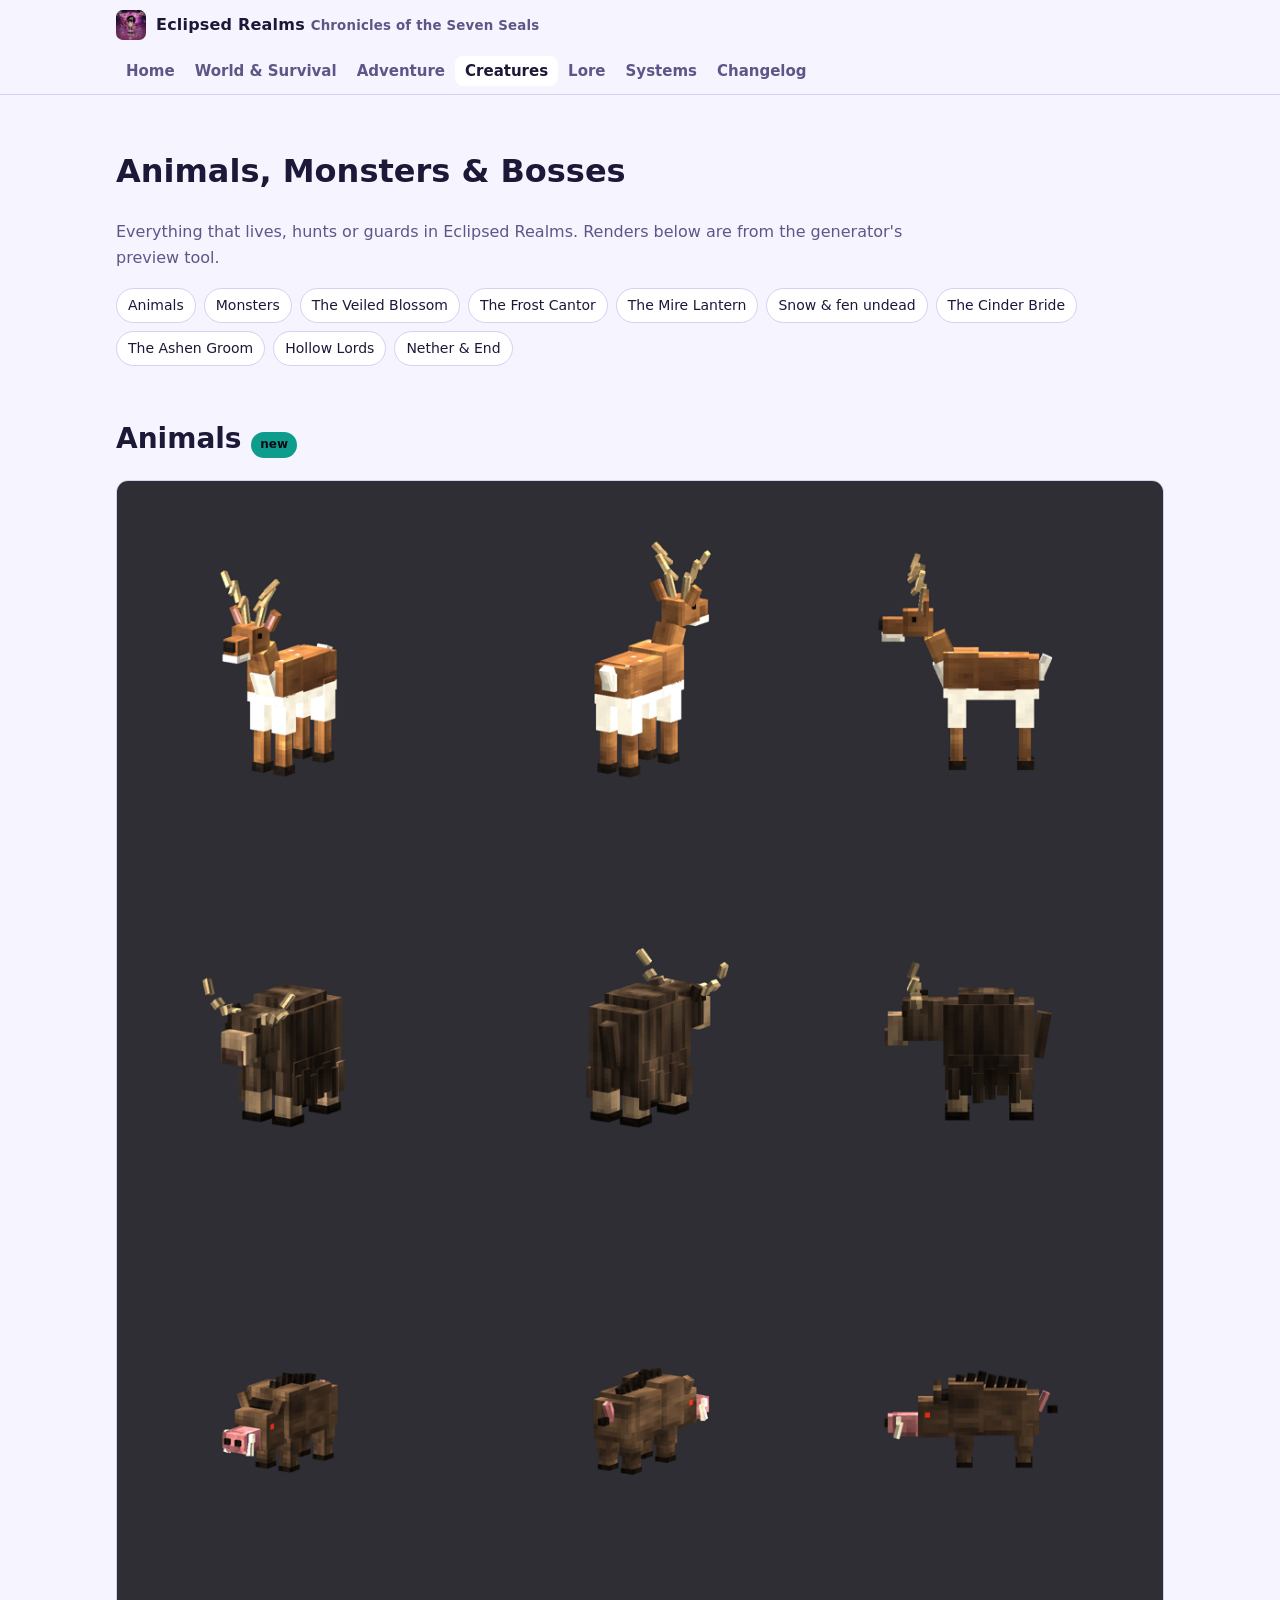
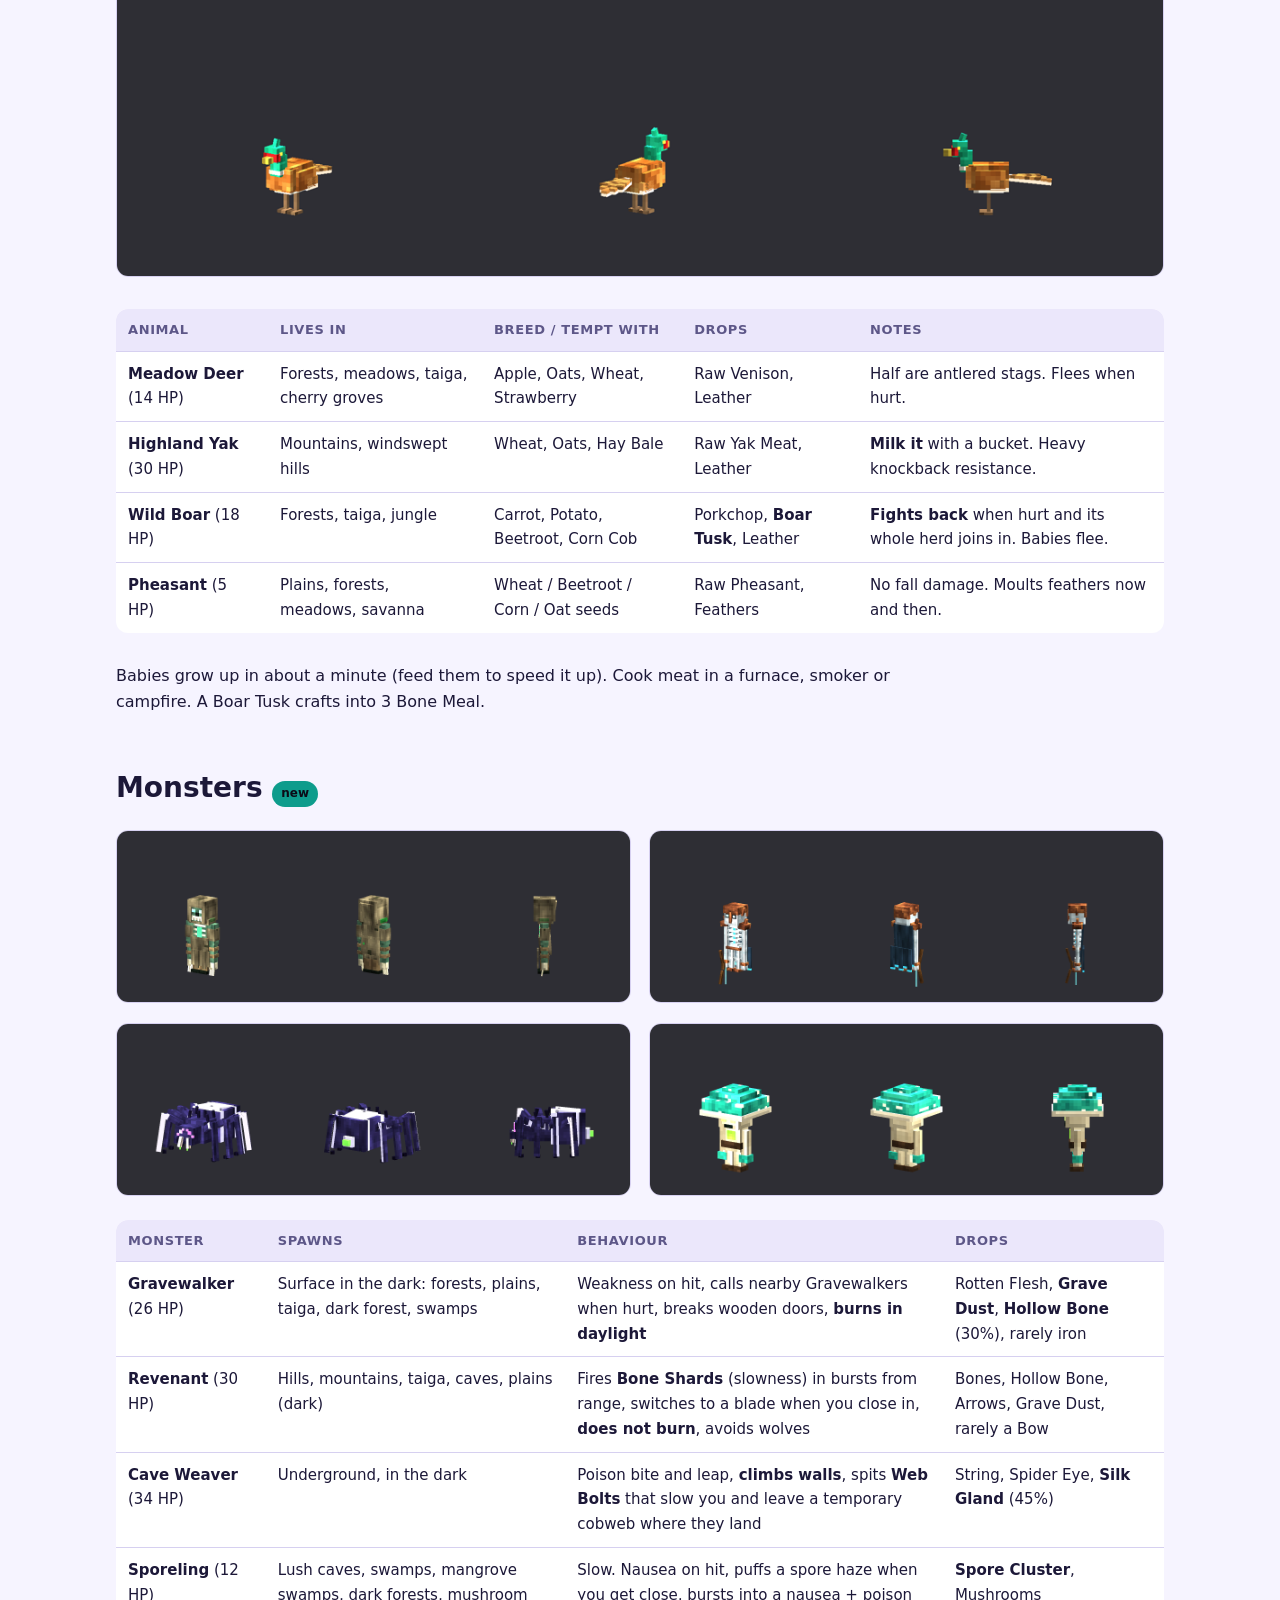
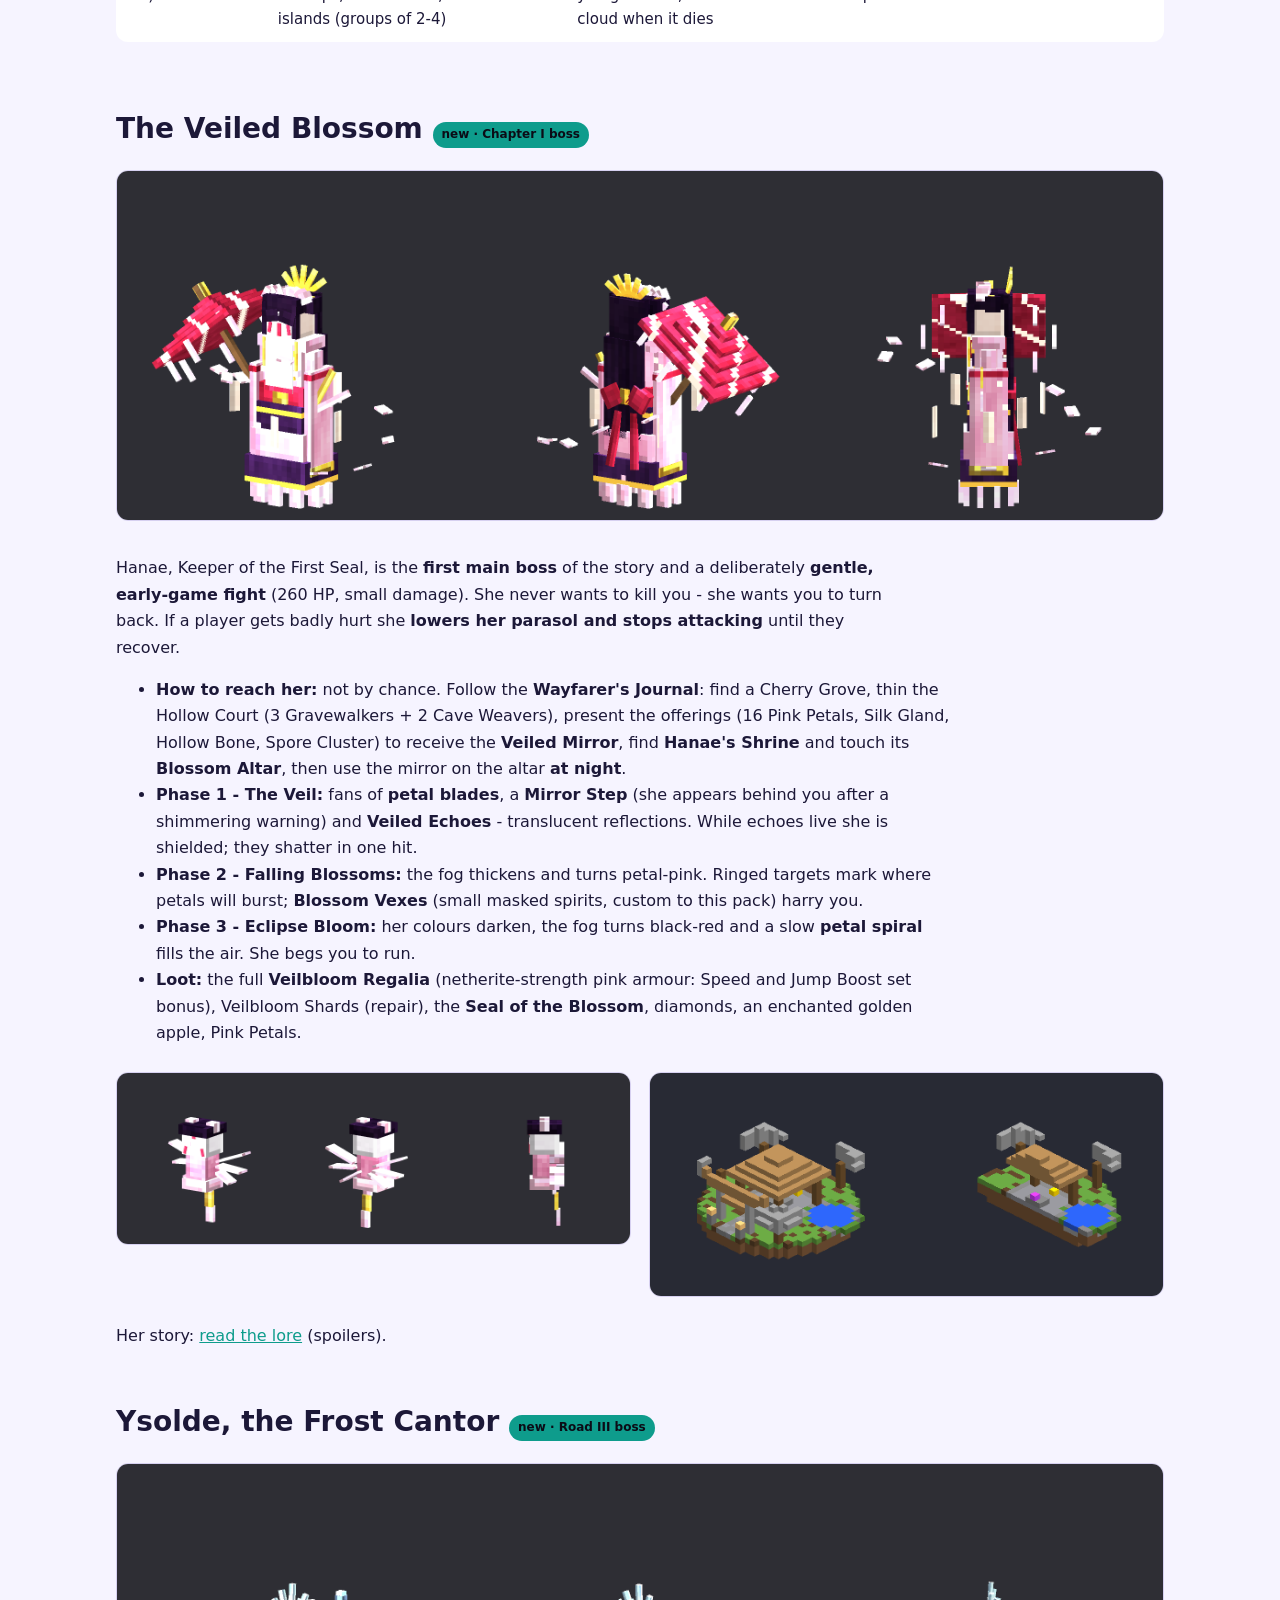
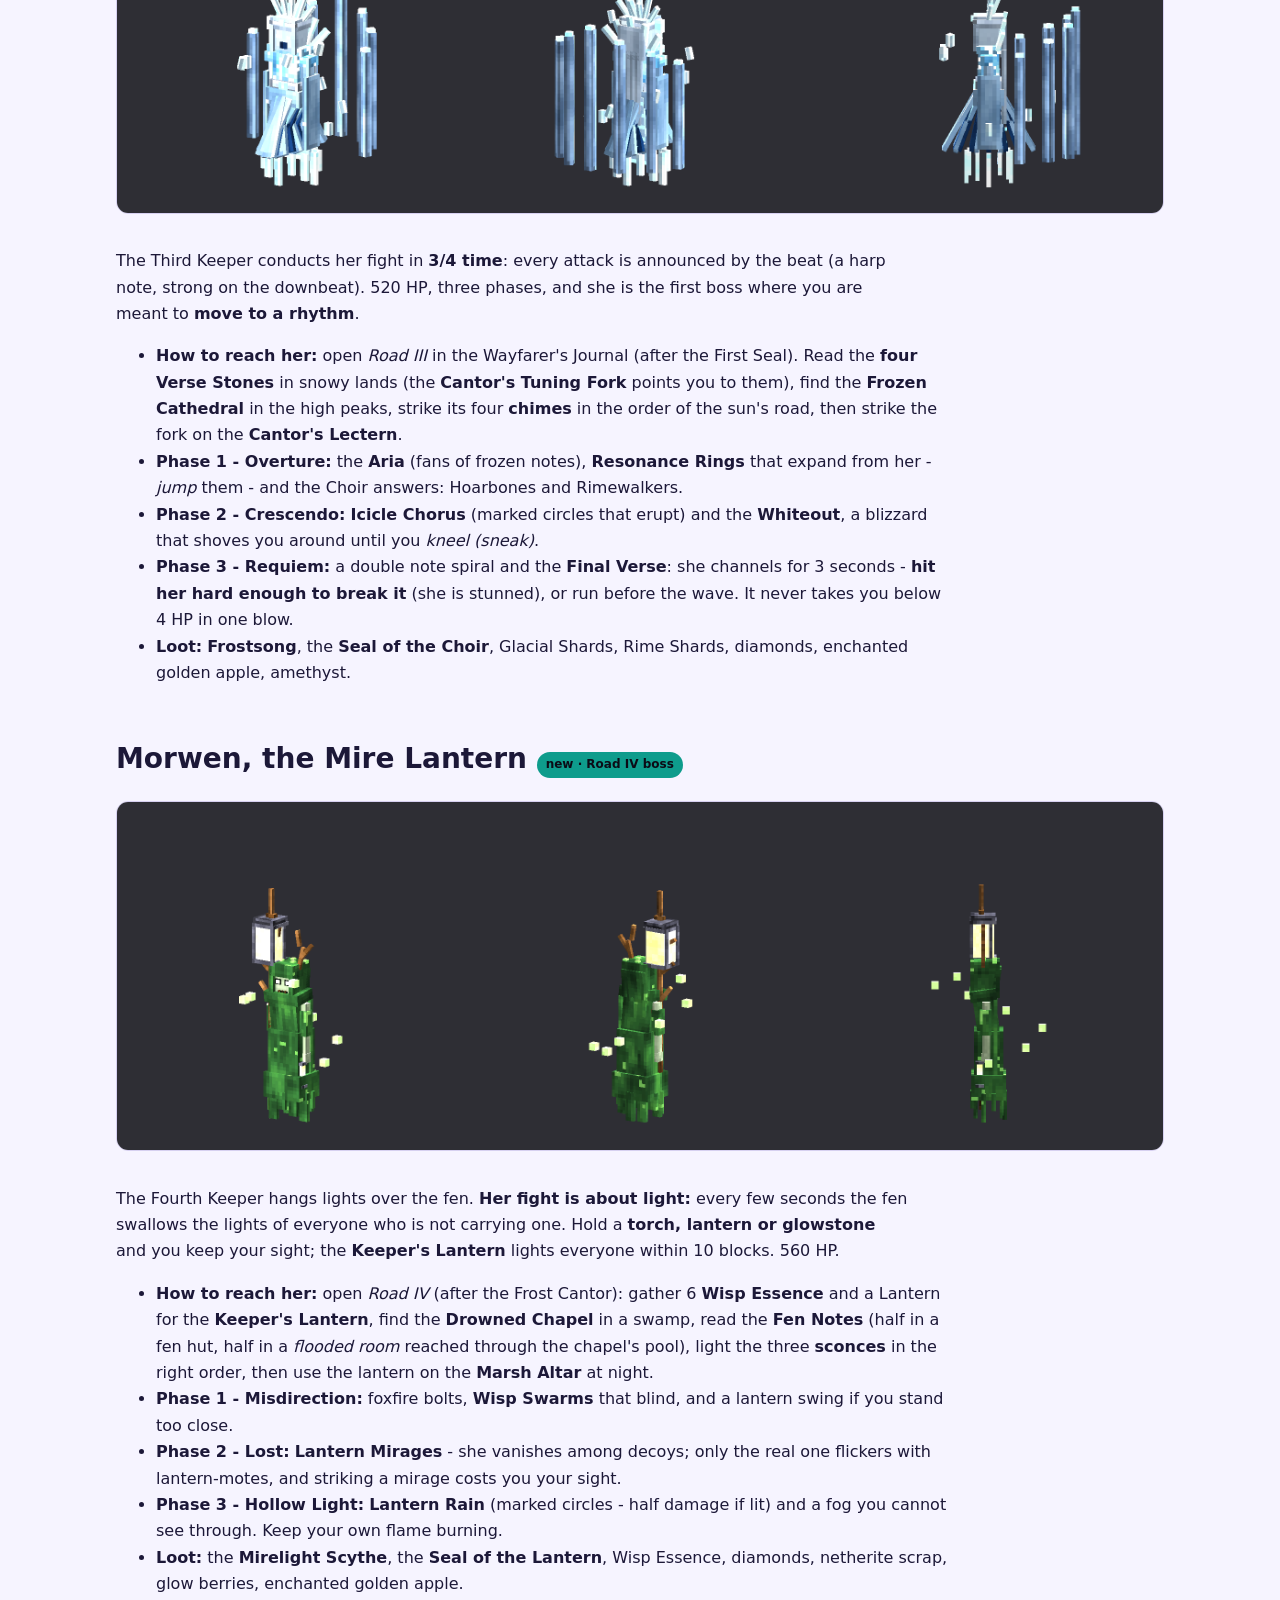
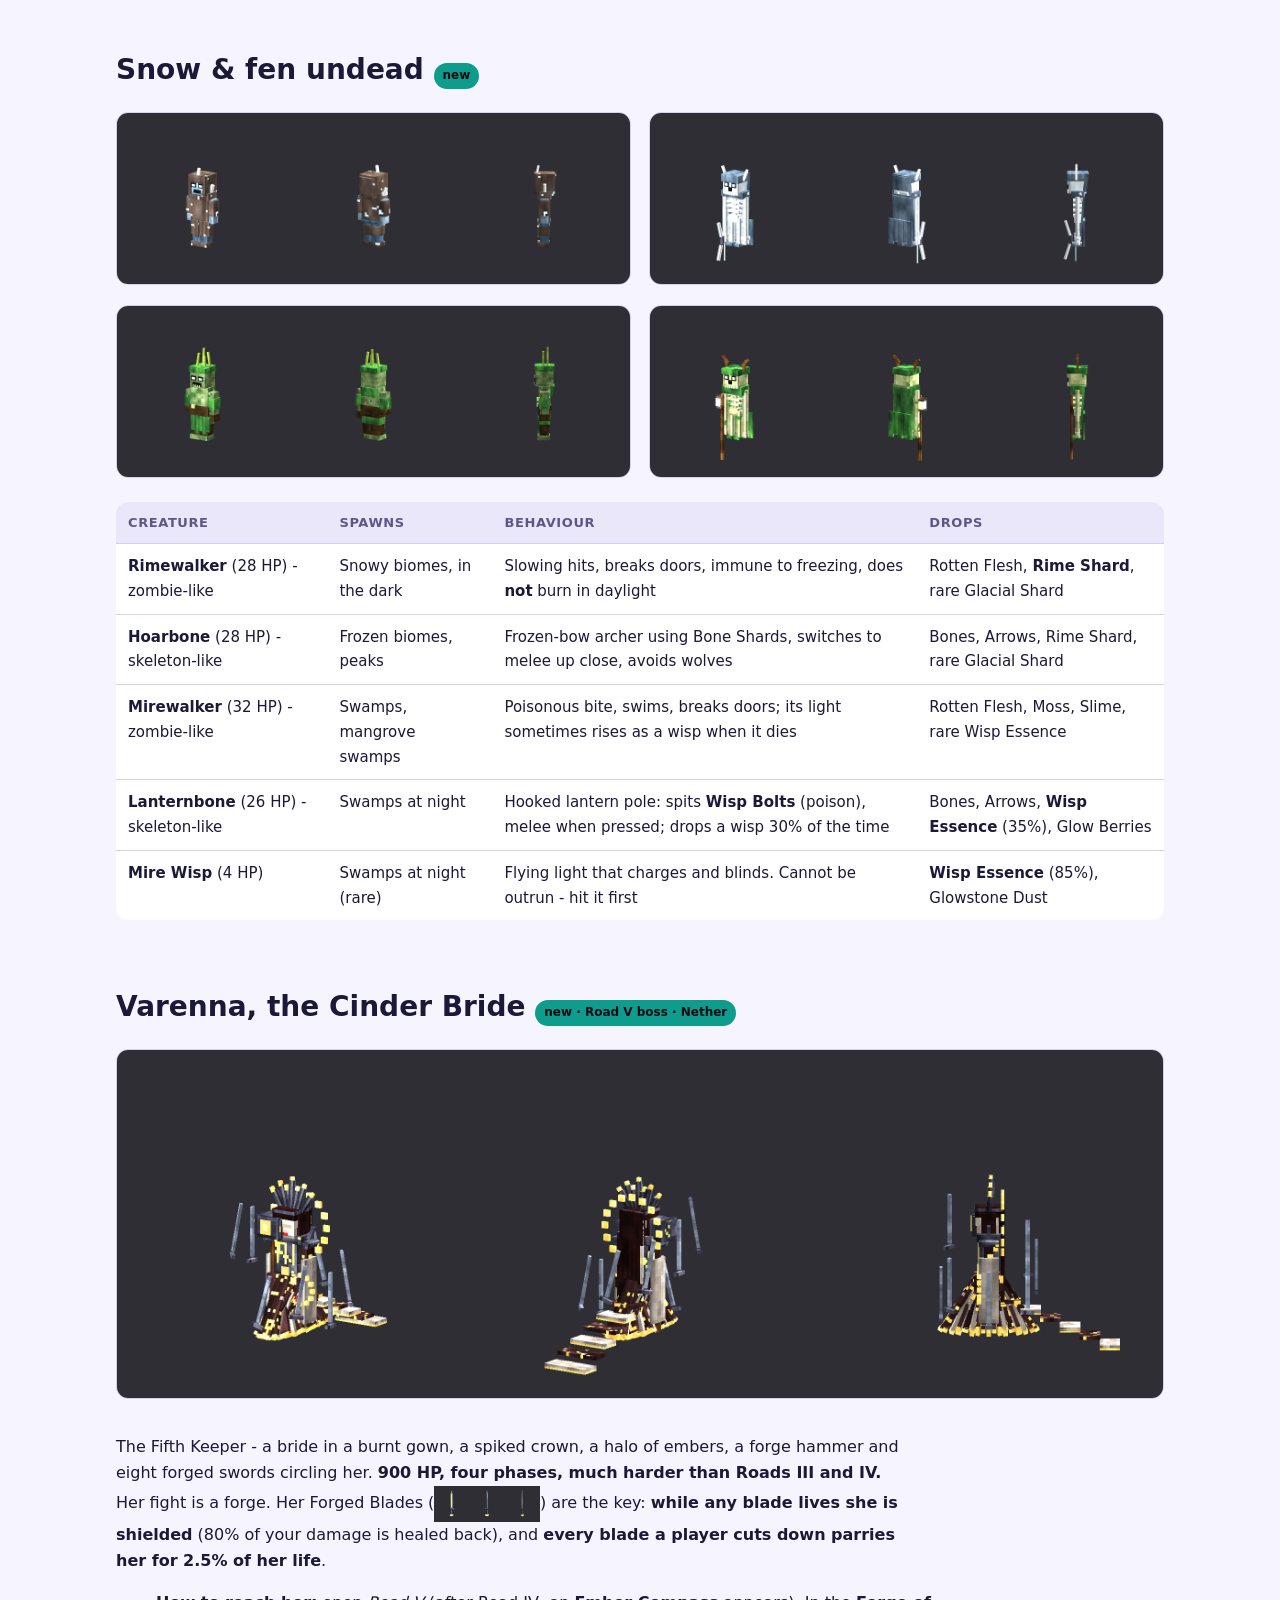
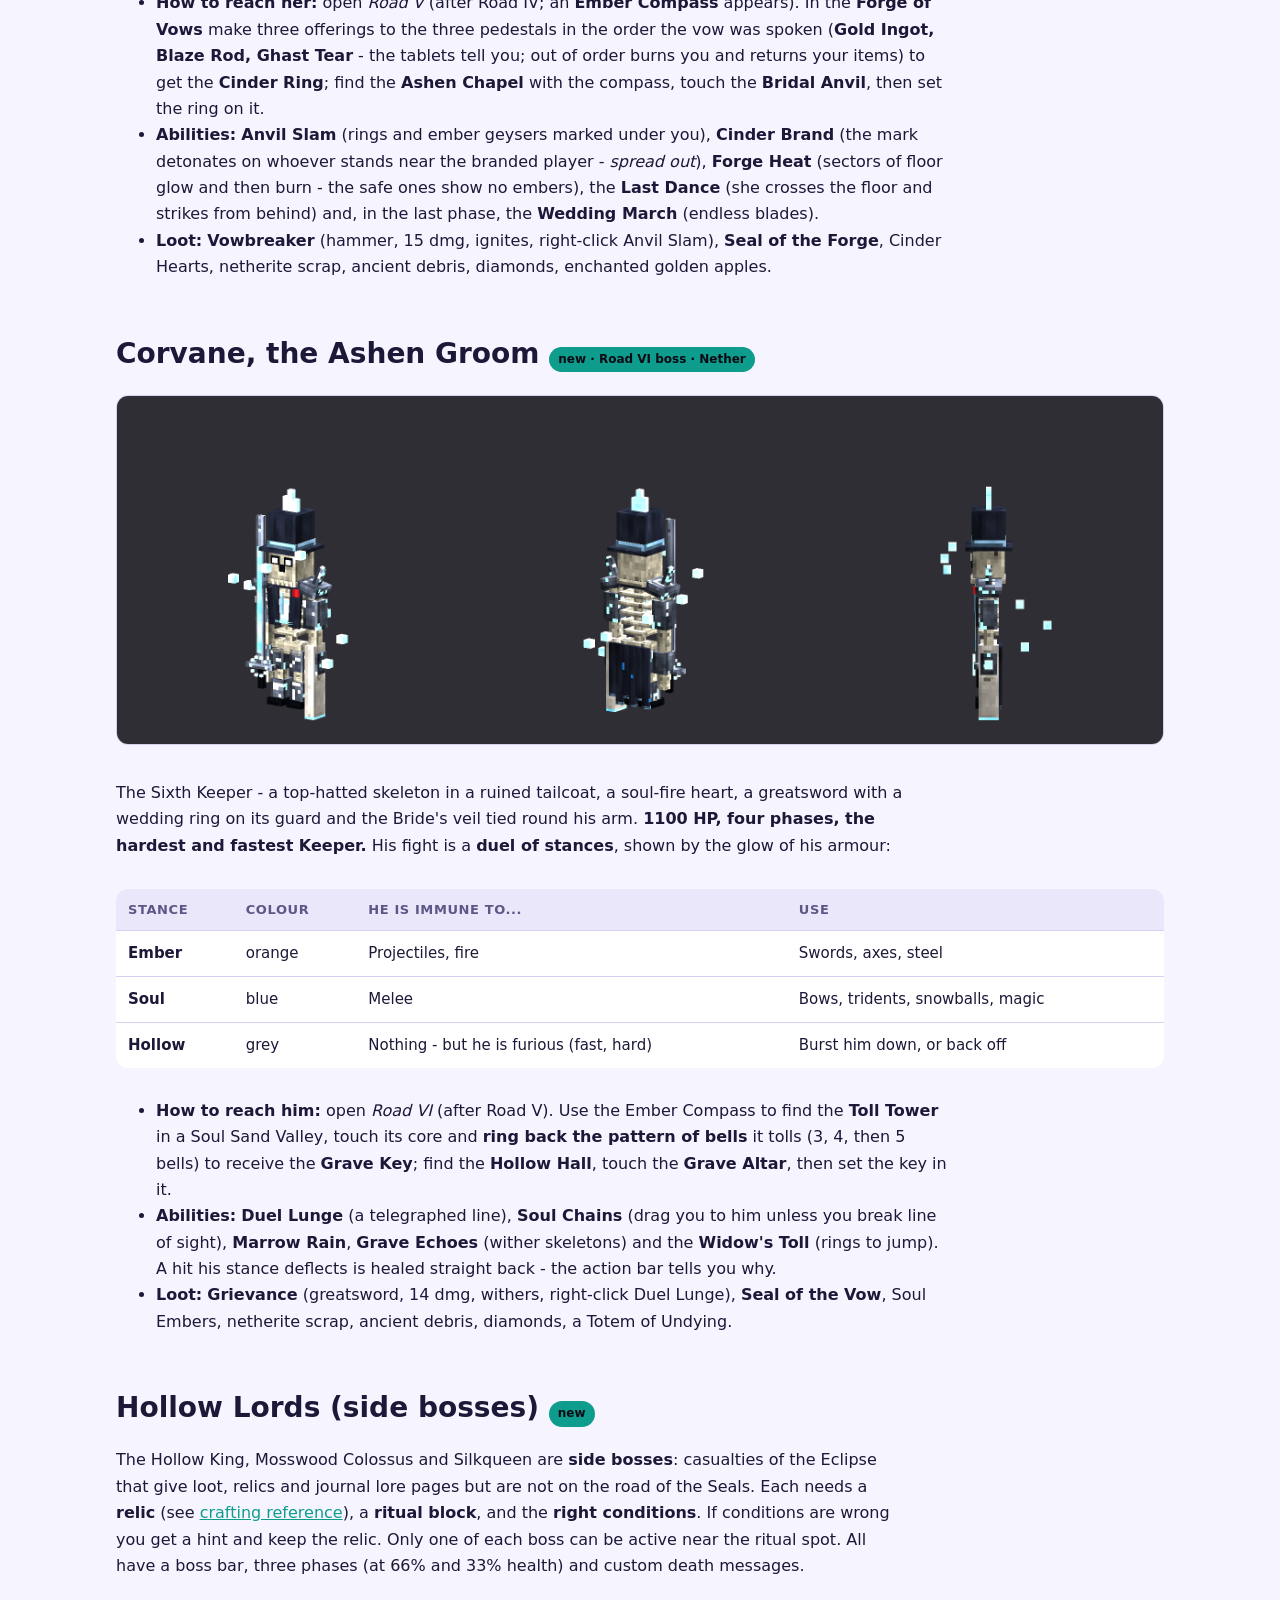
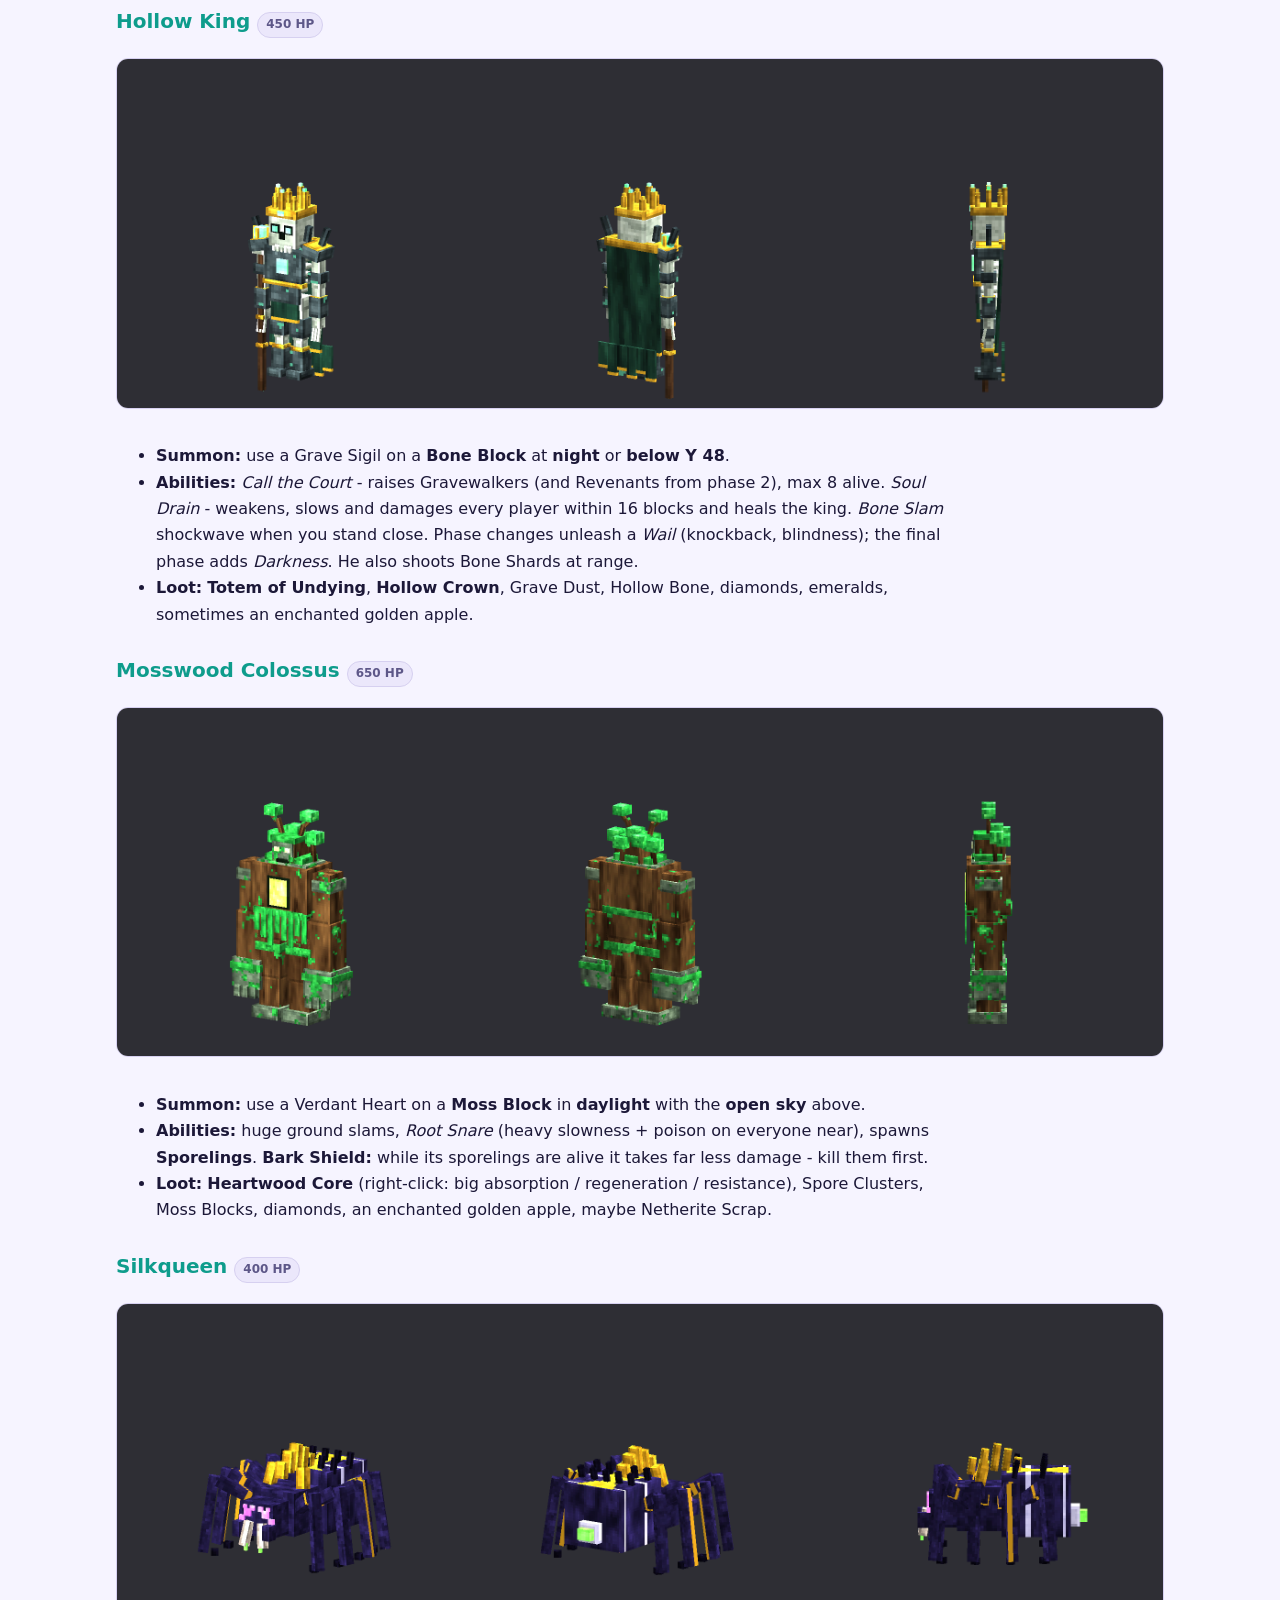
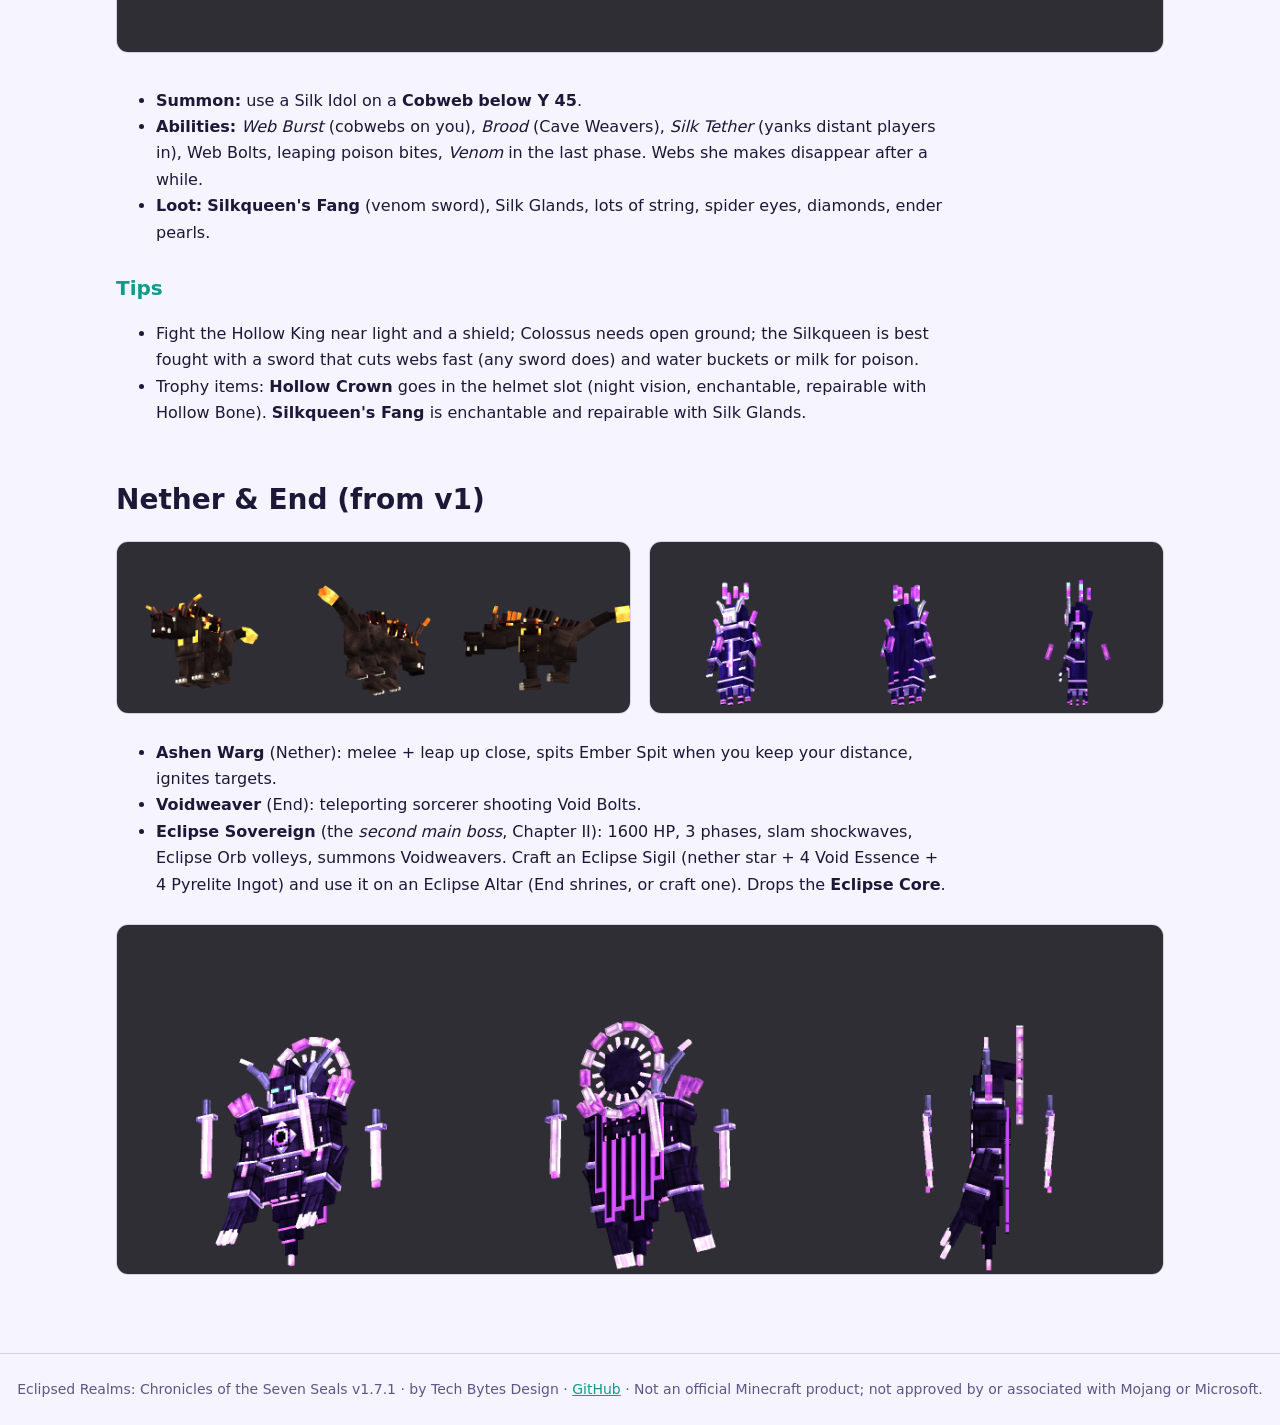
<file: docs/creatures.html>
<!doctype html>
<html lang="en"><head><meta charset="utf-8"><meta name="viewport" content="width=device-width,initial-scale=1">
<title>Animals, Monsters &amp; Bosses - Eclipsed Realms</title>
<meta name="description" content="Eclipsed Realms: Chronicles of the Seven Seals - a story-driven adventure add-on for Minecraft Bedrock by Tech Bytes Design.">
<link rel="icon" href="img/icon_1024.png"><link rel="stylesheet" href="style.css"></head>
<body>
<header class="site"><div class="bar">
<a class="brand" href="index.html"><img src="img/icon_1024.png" alt=""><span>Eclipsed Realms <small>Chronicles of the Seven Seals</small></span></a>
<nav><a href="index.html">Home</a><a href="world.html">World & Survival</a><a href="adventure.html">Adventure</a><a href="creatures.html" class=on>Creatures</a><a href="lore.html">Lore</a><a href="systems.html">Systems</a><a href="changelog.html">Changelog</a></nav></div></header>
<main><h1>Animals, Monsters &amp; Bosses</h1>
<p class="lead" style="color:var(--muted)">Everything that lives, hunts or guards in Eclipsed Realms. Renders below are from the generator's preview tool.</p>
<div class="toc"><a href="#animals">Animals</a><a href="#monsters">Monsters</a><a href="#hanae">The Veiled Blossom</a><a href="#cantor">The Frost Cantor</a><a href="#morwen">The Mire Lantern</a><a href="#undead">Snow &amp; fen undead</a><a href="#bride">The Cinder Bride</a><a href="#groom">The Ashen Groom</a><a href="#bosses">Hollow Lords</a><a href="#older">Nether &amp; End</a></div>

<h2 id="animals">Animals <span class="tag new">new</span></h2>
<img class="shot" src="img/animals_all.png" alt="Meadow Deer, Highland Yak, Wild Boar and Pheasant">
<div class="tablewrap"><table>
<tr><th>Animal</th><th>Lives in</th><th>Breed / tempt with</th><th>Drops</th><th>Notes</th></tr>
<tr><td><strong>Meadow Deer</strong> (14 HP)</td><td>Forests, meadows, taiga, cherry groves</td><td>Apple, Oats, Wheat, Strawberry</td><td>Raw Venison, Leather</td><td>Half are antlered stags. Flees when hurt.</td></tr>
<tr><td><strong>Highland Yak</strong> (30 HP)</td><td>Mountains, windswept hills</td><td>Wheat, Oats, Hay Bale</td><td>Raw Yak Meat, Leather</td><td><strong>Milk it</strong> with a bucket. Heavy knockback resistance.</td></tr>
<tr><td><strong>Wild Boar</strong> (18 HP)</td><td>Forests, taiga, jungle</td><td>Carrot, Potato, Beetroot, Corn Cob</td><td>Porkchop, <strong>Boar Tusk</strong>, Leather</td><td><strong>Fights back</strong> when hurt and its whole herd joins in. Babies flee.</td></tr>
<tr><td><strong>Pheasant</strong> (5 HP)</td><td>Plains, forests, meadows, savanna</td><td>Wheat / Beetroot / Corn / Oat seeds</td><td>Raw Pheasant, Feathers</td><td>No fall damage. Moults feathers now and then.</td></tr>
</table></div>
<p>Babies grow up in about a minute (feed them to speed it up). Cook meat in a furnace, smoker or campfire. A Boar Tusk crafts into 3 Bone Meal.</p>

<h2 id="monsters">Monsters <span class="tag new">new</span></h2>
<div class="two"><img class="shot" src="img/gravewalker_views.png" alt="Gravewalker"><img class="shot" src="img/revenant_views.png" alt="Revenant"></div>
<div class="two"><img class="shot" src="img/cave_weaver_views.png" alt="Cave Weaver"><img class="shot" src="img/sporeling_views.png" alt="Sporeling"></div>
<div class="tablewrap"><table>
<tr><th>Monster</th><th>Spawns</th><th>Behaviour</th><th>Drops</th></tr>
<tr><td><strong>Gravewalker</strong> (26 HP)</td><td>Surface in the dark: forests, plains, taiga, dark forest, swamps</td><td>Weakness on hit, calls nearby Gravewalkers when hurt, breaks wooden doors, <strong>burns in daylight</strong></td><td>Rotten Flesh, <strong>Grave Dust</strong>, <strong>Hollow Bone</strong> (30%), rarely iron</td></tr>
<tr><td><strong>Revenant</strong> (30 HP)</td><td>Hills, mountains, taiga, caves, plains (dark)</td><td>Fires <strong>Bone Shards</strong> (slowness) in bursts from range, switches to a blade when you close in, <strong>does not burn</strong>, avoids wolves</td><td>Bones, Hollow Bone, Arrows, Grave Dust, rarely a Bow</td></tr>
<tr><td><strong>Cave Weaver</strong> (34 HP)</td><td>Underground, in the dark</td><td>Poison bite and leap, <strong>climbs walls</strong>, spits <strong>Web Bolts</strong> that slow you and leave a temporary cobweb where they land</td><td>String, Spider Eye, <strong>Silk Gland</strong> (45%)</td></tr>
<tr><td><strong>Sporeling</strong> (12 HP)</td><td>Lush caves, swamps, mangrove swamps, dark forests, mushroom islands (groups of 2-4)</td><td>Slow. Nausea on hit, puffs a spore haze when you get close, bursts into a nausea + poison cloud when it dies</td><td><strong>Spore Cluster</strong>, Mushrooms</td></tr>
</table></div>

<h2 id="hanae">The Veiled Blossom <span class="tag new">new &middot; Chapter I boss</span></h2>
<img class="shot" src="img/veiled_blossom_views.png" alt="The Veiled Blossom">
<p>Hanae, Keeper of the First Seal, is the <strong>first main boss</strong> of the story and a deliberately <strong>gentle, early-game fight</strong> (260 HP, small damage). She never wants to kill you - she wants you to turn back. If a player gets badly hurt she <strong>lowers her parasol and stops attacking</strong> until they recover.</p>
<ul>
<li><strong>How to reach her:</strong> not by chance. Follow the <strong>Wayfarer's Journal</strong>: find a Cherry Grove, thin the Hollow Court (3 Gravewalkers + 2 Cave Weavers), present the offerings (16 Pink Petals, Silk Gland, Hollow Bone, Spore Cluster) to receive the <strong>Veiled Mirror</strong>, find <strong>Hanae's Shrine</strong> and touch its <strong>Blossom Altar</strong>, then use the mirror on the altar <strong>at night</strong>.</li>
<li><strong>Phase 1 - The Veil:</strong> fans of <strong>petal blades</strong>, a <strong>Mirror Step</strong> (she appears behind you after a shimmering warning) and <strong>Veiled Echoes</strong> - translucent reflections. While echoes live she is shielded; they shatter in one hit.</li>
<li><strong>Phase 2 - Falling Blossoms:</strong> the fog thickens and turns petal-pink. Ringed targets mark where petals will burst; <strong>Blossom Vexes</strong> (small masked spirits, custom to this pack) harry you.</li>
<li><strong>Phase 3 - Eclipse Bloom:</strong> her colours darken, the fog turns black-red and a slow <strong>petal spiral</strong> fills the air. She begs you to run.</li>
<li><strong>Loot:</strong> the full <strong>Veilbloom Regalia</strong> (netherite-strength pink armour: Speed and Jump Boost set bonus), Veilbloom Shards (repair), the <strong>Seal of the Blossom</strong>, diamonds, an enchanted golden apple, Pink Petals.</li>
</ul>
<div class="two"><img class="shot" src="img/blossom_vex_views.png" alt="Blossom Vex"><img class="shot" src="img/struct_hanae_shrine.png" alt="Hanae's Shrine"></div>
<p>Her story: <a href="lore.html">read the lore</a> (spoilers).</p>

<h2 id="cantor">Ysolde, the Frost Cantor <span class="tag new">new &middot; Road III boss</span></h2>
<img class="shot" src="img/frost_cantor_views.png" alt="The Frost Cantor">
<p>The Third Keeper conducts her fight in <strong>3/4 time</strong>: every attack is announced by the beat (a harp note, strong on the downbeat). 520 HP, three phases, and she is the first boss where you are meant to <strong>move to a rhythm</strong>.</p>
<ul>
<li><strong>How to reach her:</strong> open <em>Road III</em> in the Wayfarer's Journal (after the First Seal). Read the <strong>four Verse Stones</strong> in snowy lands (the <strong>Cantor's Tuning Fork</strong> points you to them), find the <strong>Frozen Cathedral</strong> in the high peaks, strike its four <strong>chimes</strong> in the order of the sun's road, then strike the fork on the <strong>Cantor's Lectern</strong>.</li>
<li><strong>Phase 1 - Overture:</strong> the <strong>Aria</strong> (fans of frozen notes), <strong>Resonance Rings</strong> that expand from her - <em>jump</em> them - and the Choir answers: Hoarbones and Rimewalkers.</li>
<li><strong>Phase 2 - Crescendo:</strong> <strong>Icicle Chorus</strong> (marked circles that erupt) and the <strong>Whiteout</strong>, a blizzard that shoves you around until you <em>kneel (sneak)</em>.</li>
<li><strong>Phase 3 - Requiem:</strong> a double note spiral and the <strong>Final Verse</strong>: she channels for 3 seconds - <strong>hit her hard enough to break it</strong> (she is stunned), or run before the wave. It never takes you below 4 HP in one blow.</li>
<li><strong>Loot:</strong> <strong>Frostsong</strong>, the <strong>Seal of the Choir</strong>, Glacial Shards, Rime Shards, diamonds, enchanted golden apple, amethyst.</li>
</ul>
<h2 id="morwen">Morwen, the Mire Lantern <span class="tag new">new &middot; Road IV boss</span></h2>
<img class="shot" src="img/mire_lantern_views.png" alt="The Mire Lantern">
<p>The Fourth Keeper hangs lights over the fen. <strong>Her fight is about light:</strong> every few seconds the fen swallows the lights of everyone who is not carrying one. Hold a <strong>torch, lantern or glowstone</strong> and you keep your sight; the <strong>Keeper's Lantern</strong> lights everyone within 10 blocks. 560 HP.</p>
<ul>
<li><strong>How to reach her:</strong> open <em>Road IV</em> (after the Frost Cantor): gather 6 <strong>Wisp Essence</strong> and a Lantern for the <strong>Keeper's Lantern</strong>, find the <strong>Drowned Chapel</strong> in a swamp, read the <strong>Fen Notes</strong> (half in a fen hut, half in a <em>flooded room</em> reached through the chapel's pool), light the three <strong>sconces</strong> in the right order, then use the lantern on the <strong>Marsh Altar</strong> at night.</li>
<li><strong>Phase 1 - Misdirection:</strong> foxfire bolts, <strong>Wisp Swarms</strong> that blind, and a lantern swing if you stand too close.</li>
<li><strong>Phase 2 - Lost:</strong> <strong>Lantern Mirages</strong> - she vanishes among decoys; only the real one flickers with lantern-motes, and striking a mirage costs you your sight.</li>
<li><strong>Phase 3 - Hollow Light:</strong> <strong>Lantern Rain</strong> (marked circles - half damage if lit) and a fog you cannot see through. Keep your own flame burning.</li>
<li><strong>Loot:</strong> the <strong>Mirelight Scythe</strong>, the <strong>Seal of the Lantern</strong>, Wisp Essence, diamonds, netherite scrap, glow berries, enchanted golden apple.</li>
</ul>
<h2 id="undead">Snow &amp; fen undead <span class="tag new">new</span></h2>
<div class="two"><img class="shot" src="img/rimewalker_views.png" alt="Rimewalker"><img class="shot" src="img/hoarbone_views.png" alt="Hoarbone"></div>
<div class="two"><img class="shot" src="img/mirewalker_views.png" alt="Mirewalker"><img class="shot" src="img/lanternbone_views.png" alt="Lanternbone"></div>
<div class="tablewrap"><table>
<tr><th>Creature</th><th>Spawns</th><th>Behaviour</th><th>Drops</th></tr>
<tr><td><strong>Rimewalker</strong> (28 HP) - zombie-like</td><td>Snowy biomes, in the dark</td><td>Slowing hits, breaks doors, immune to freezing, does <strong>not</strong> burn in daylight</td><td>Rotten Flesh, <strong>Rime Shard</strong>, rare Glacial Shard</td></tr>
<tr><td><strong>Hoarbone</strong> (28 HP) - skeleton-like</td><td>Frozen biomes, peaks</td><td>Frozen-bow archer using Bone Shards, switches to melee up close, avoids wolves</td><td>Bones, Arrows, Rime Shard, rare Glacial Shard</td></tr>
<tr><td><strong>Mirewalker</strong> (32 HP) - zombie-like</td><td>Swamps, mangrove swamps</td><td>Poisonous bite, swims, breaks doors; its light sometimes rises as a wisp when it dies</td><td>Rotten Flesh, Moss, Slime, rare Wisp Essence</td></tr>
<tr><td><strong>Lanternbone</strong> (26 HP) - skeleton-like</td><td>Swamps at night</td><td>Hooked lantern pole: spits <strong>Wisp Bolts</strong> (poison), melee when pressed; drops a wisp 30% of the time</td><td>Bones, Arrows, <strong>Wisp Essence</strong> (35%), Glow Berries</td></tr>
<tr><td><strong>Mire Wisp</strong> (4 HP)</td><td>Swamps at night (rare)</td><td>Flying light that charges and blinds. Cannot be outrun - hit it first</td><td><strong>Wisp Essence</strong> (85%), Glowstone Dust</td></tr>
</table></div>
<h2 id="bride">Varenna, the Cinder Bride <span class="tag new">new &middot; Road V boss &middot; Nether</span></h2>
<img class="shot" src="img/cinder_bride_views.png" alt="The Cinder Bride">
<p>The Fifth Keeper - a bride in a burnt gown, a spiked crown, a halo of embers, a forge hammer and eight forged swords circling her. <strong>900 HP, four phases, much harder than Roads III and IV.</strong> Her fight is a forge. Her Forged Blades (<img src="img/forged_blade_views.png" alt="Forged Blade" style="height:2.2em;vertical-align:middle">) are the key: <strong>while any blade lives she is shielded</strong> (80% of your damage is healed back), and <strong>every blade a player cuts down parries her for 2.5% of her life</strong>.</p>
<ul>
<li><strong>How to reach her:</strong> open <em>Road V</em> (after Road IV; an <strong>Ember Compass</strong> appears). In the <strong>Forge of Vows</strong> make three offerings to the three pedestals in the order the vow was spoken (<strong>Gold Ingot, Blaze Rod, Ghast Tear</strong> - the tablets tell you; out of order burns you and returns your items) to get the <strong>Cinder Ring</strong>; find the <strong>Ashen Chapel</strong> with the compass, touch the <strong>Bridal Anvil</strong>, then set the ring on it.</li>
<li><strong>Abilities:</strong> <strong>Anvil Slam</strong> (rings and ember geysers marked under you), <strong>Cinder Brand</strong> (the mark detonates on whoever stands near the branded player - <em>spread out</em>), <strong>Forge Heat</strong> (sectors of floor glow and then burn - the safe ones show no embers), the <strong>Last Dance</strong> (she crosses the floor and strikes from behind) and, in the last phase, the <strong>Wedding March</strong> (endless blades).</li>
<li><strong>Loot:</strong> <strong>Vowbreaker</strong> (hammer, 15 dmg, ignites, right-click Anvil Slam), <strong>Seal of the Forge</strong>, Cinder Hearts, netherite scrap, ancient debris, diamonds, enchanted golden apples.</li>
</ul>
<h2 id="groom">Corvane, the Ashen Groom <span class="tag new">new &middot; Road VI boss &middot; Nether</span></h2>
<img class="shot" src="img/ashen_groom_views.png" alt="The Ashen Groom">
<p>The Sixth Keeper - a top-hatted skeleton in a ruined tailcoat, a soul-fire heart, a greatsword with a wedding ring on its guard and the Bride's veil tied round his arm. <strong>1100 HP, four phases, the hardest and fastest Keeper.</strong> His fight is a <strong>duel of stances</strong>, shown by the glow of his armour:</p>
<div class="tablewrap"><table>
<tr><th>Stance</th><th>Colour</th><th>He is immune to...</th><th>Use</th></tr>
<tr><td><strong>Ember</strong></td><td>orange</td><td>Projectiles, fire</td><td>Swords, axes, steel</td></tr>
<tr><td><strong>Soul</strong></td><td>blue</td><td>Melee</td><td>Bows, tridents, snowballs, magic</td></tr>
<tr><td><strong>Hollow</strong></td><td>grey</td><td>Nothing - but he is furious (fast, hard)</td><td>Burst him down, or back off</td></tr>
</table></div>
<ul>
<li><strong>How to reach him:</strong> open <em>Road VI</em> (after Road V). Use the Ember Compass to find the <strong>Toll Tower</strong> in a Soul Sand Valley, touch its core and <strong>ring back the pattern of bells</strong> it tolls (3, 4, then 5 bells) to receive the <strong>Grave Key</strong>; find the <strong>Hollow Hall</strong>, touch the <strong>Grave Altar</strong>, then set the key in it.</li>
<li><strong>Abilities:</strong> <strong>Duel Lunge</strong> (a telegraphed line), <strong>Soul Chains</strong> (drag you to him unless you break line of sight), <strong>Marrow Rain</strong>, <strong>Grave Echoes</strong> (wither skeletons) and the <strong>Widow's Toll</strong> (rings to jump). A hit his stance deflects is healed straight back - the action bar tells you why.</li>
<li><strong>Loot:</strong> <strong>Grievance</strong> (greatsword, 14 dmg, withers, right-click Duel Lunge), <strong>Seal of the Vow</strong>, Soul Embers, netherite scrap, ancient debris, diamonds, a Totem of Undying.</li>
</ul>
<h2 id="bosses">Hollow Lords (side bosses) <span class="tag new">new</span></h2>
<p>The Hollow King, Mosswood Colossus and Silkqueen are <strong>side bosses</strong>: casualties of the Eclipse that give loot, relics and journal lore pages but are not on the road of the Seals. Each needs a <strong>relic</strong> (see <a href="systems.html#crafting">crafting reference</a>), a <strong>ritual block</strong>, and the <strong>right conditions</strong>. If conditions are wrong you get a hint and keep the relic. Only one of each boss can be active near the ritual spot. All have a boss bar, three phases (at 66% and 33% health) and custom death messages.</p>

<h3>Hollow King <span class="tag">450 HP</span></h3>
<img class="shot" src="img/hollow_king_views.png" alt="Hollow King">
<ul>
<li><strong>Summon:</strong> use a Grave Sigil on a <strong>Bone Block</strong> at <strong>night</strong> or <strong>below Y 48</strong>.</li>
<li><strong>Abilities:</strong> <em>Call the Court</em> - raises Gravewalkers (and Revenants from phase 2), max 8 alive. <em>Soul Drain</em> - weakens, slows and damages every player within 16 blocks and heals the king. <em>Bone Slam</em> shockwave when you stand close. Phase changes unleash a <em>Wail</em> (knockback, blindness); the final phase adds <em>Darkness</em>. He also shoots Bone Shards at range.</li>
<li><strong>Loot:</strong> <strong>Totem of Undying</strong>, <strong>Hollow Crown</strong>, Grave Dust, Hollow Bone, diamonds, emeralds, sometimes an enchanted golden apple.</li>
</ul>

<h3>Mosswood Colossus <span class="tag">650 HP</span></h3>
<img class="shot" src="img/mosswood_colossus_views.png" alt="Mosswood Colossus">
<ul>
<li><strong>Summon:</strong> use a Verdant Heart on a <strong>Moss Block</strong> in <strong>daylight</strong> with the <strong>open sky</strong> above.</li>
<li><strong>Abilities:</strong> huge ground slams, <em>Root Snare</em> (heavy slowness + poison on everyone near), spawns <strong>Sporelings</strong>. <strong>Bark Shield:</strong> while its sporelings are alive it takes far less damage - kill them first.</li>
<li><strong>Loot:</strong> <strong>Heartwood Core</strong> (right-click: big absorption / regeneration / resistance), Spore Clusters, Moss Blocks, diamonds, an enchanted golden apple, maybe Netherite Scrap.</li>
</ul>

<h3>Silkqueen <span class="tag">400 HP</span></h3>
<img class="shot" src="img/silkqueen_views.png" alt="Silkqueen">
<ul>
<li><strong>Summon:</strong> use a Silk Idol on a <strong>Cobweb</strong> <strong>below Y 45</strong>.</li>
<li><strong>Abilities:</strong> <em>Web Burst</em> (cobwebs on you), <em>Brood</em> (Cave Weavers), <em>Silk Tether</em> (yanks distant players in), Web Bolts, leaping poison bites, <em>Venom</em> in the last phase. Webs she makes disappear after a while.</li>
<li><strong>Loot:</strong> <strong>Silkqueen's Fang</strong> (venom sword), Silk Glands, lots of string, spider eyes, diamonds, ender pearls.</li>
</ul>

<h3>Tips</h3>
<ul><li>Fight the Hollow King near light and a shield; Colossus needs open ground; the Silkqueen is best fought with a sword that cuts webs fast (any sword does) and water buckets or milk for poison.</li><li>Trophy items: <strong>Hollow Crown</strong> goes in the helmet slot (night vision, enchantable, repairable with Hollow Bone). <strong>Silkqueen's Fang</strong> is enchantable and repairable with Silk Glands.</li></ul>

<h2 id="older">Nether &amp; End (from v1)</h2>
<div class="two"><img class="shot" src="img/mob_warg_views.png" alt="Ashen Warg"><img class="shot" src="img/mob_voidweaver_views.png" alt="Voidweaver"></div>
<ul>
<li><strong>Ashen Warg</strong> (Nether): melee + leap up close, spits Ember Spit when you keep your distance, ignites targets.</li>
<li><strong>Voidweaver</strong> (End): teleporting sorcerer shooting Void Bolts.</li>
<li><strong>Eclipse Sovereign</strong> (the <em>second main boss</em>, Chapter II): 1600 HP, 3 phases, slam shockwaves, Eclipse Orb volleys, summons Voidweavers. Craft an Eclipse Sigil (nether star + 4 Void Essence + 4 Pyrelite Ingot) and use it on an Eclipse Altar (End shrines, or craft one). Drops the <strong>Eclipse Core</strong>.</li>
</ul>
<img class="shot" src="img/mob_boss_views.png" alt="Eclipse Sovereign">
</main>
<footer>Eclipsed Realms: Chronicles of the Seven Seals v1.7.1 &middot; by Tech Bytes Design &middot; <a href="https://github.com/MirFaizan06/SurvivalPP">GitHub</a> &middot;
Not an official Minecraft product; not approved by or associated with Mojang or Microsoft.</footer>
</body></html>
</file>
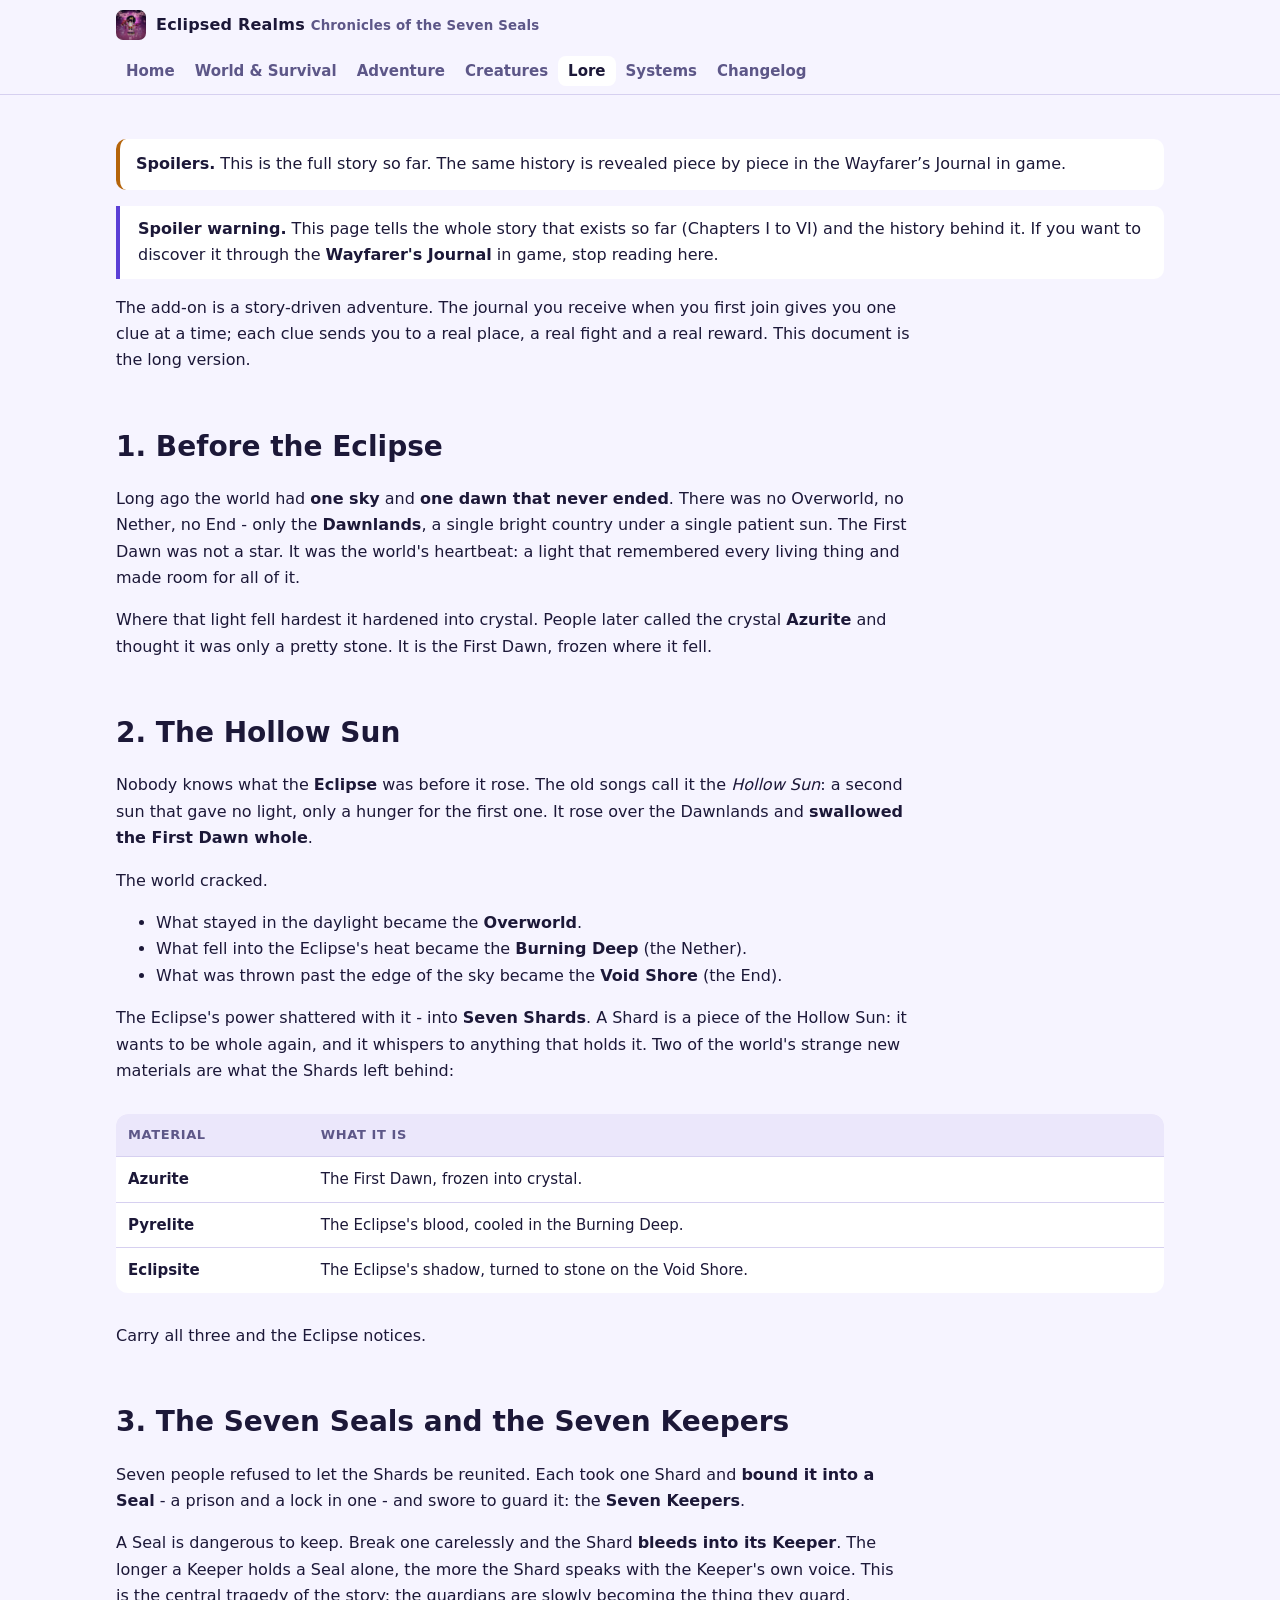
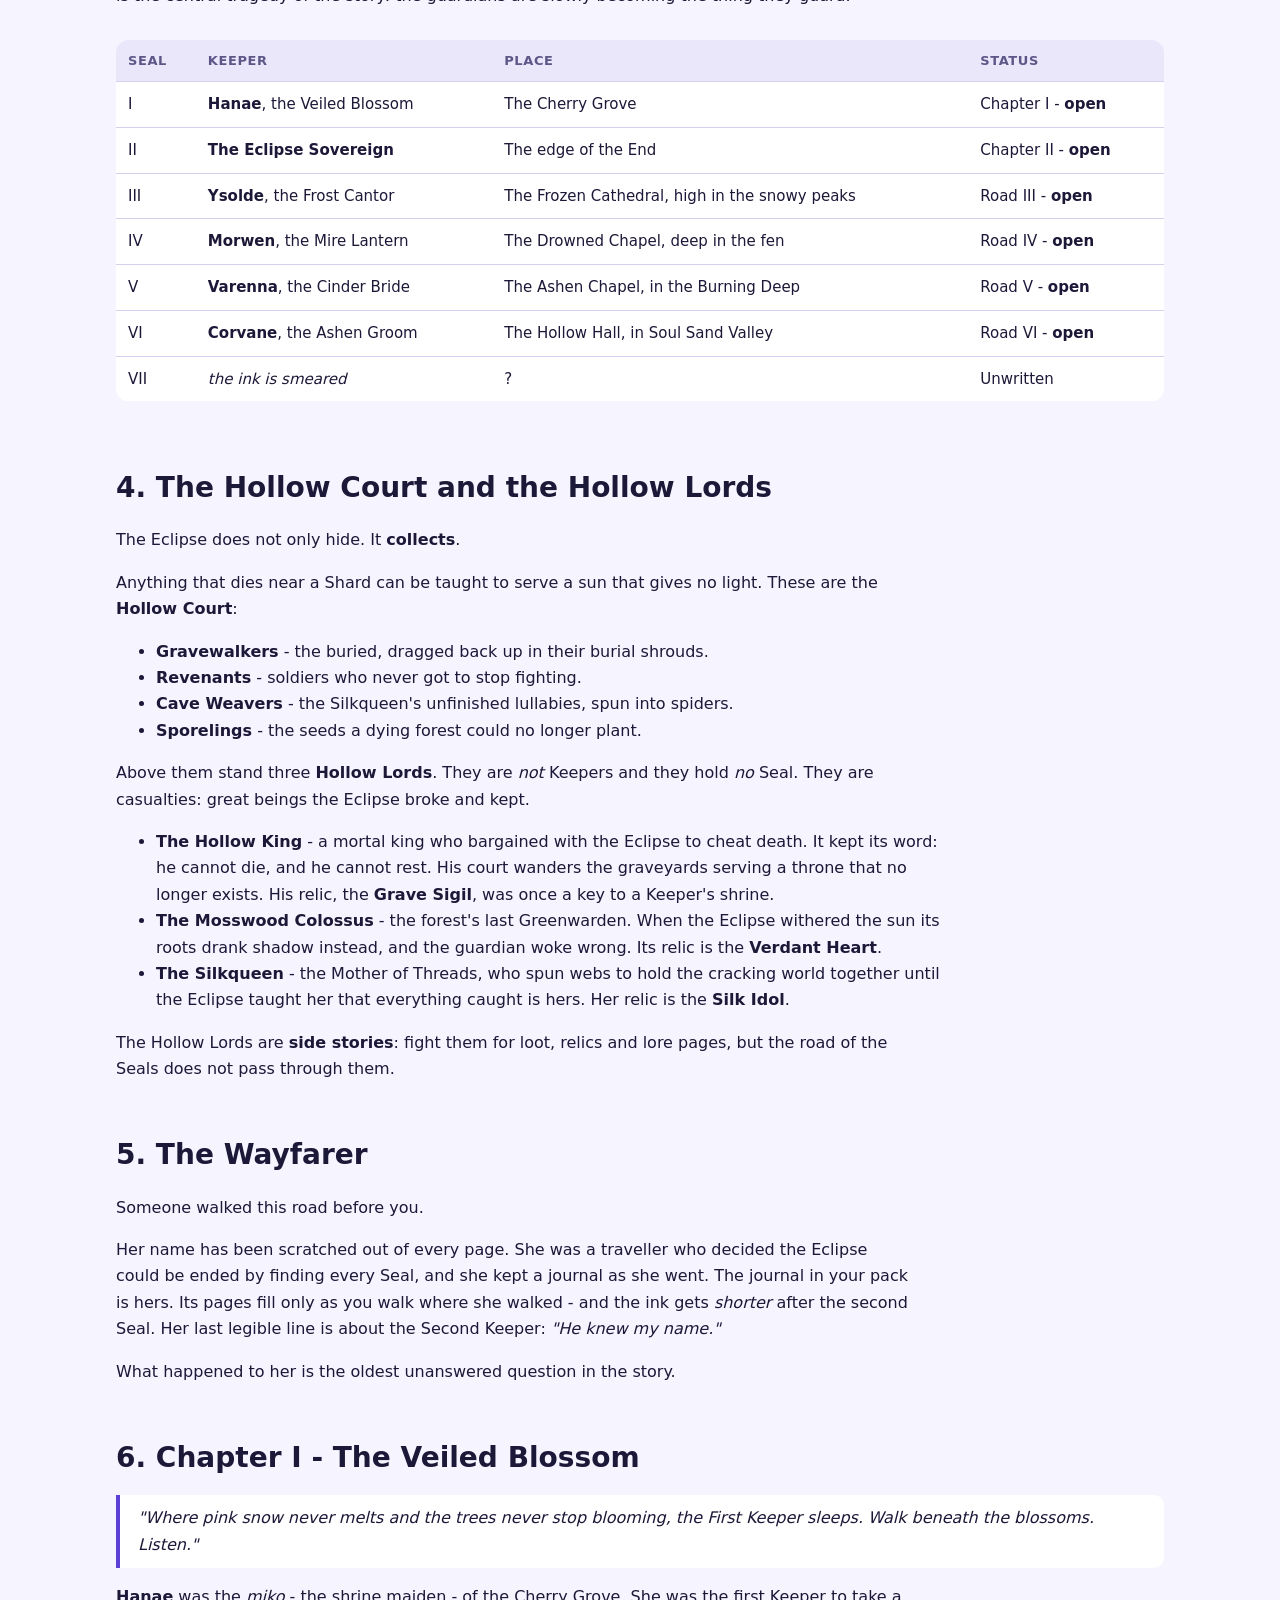
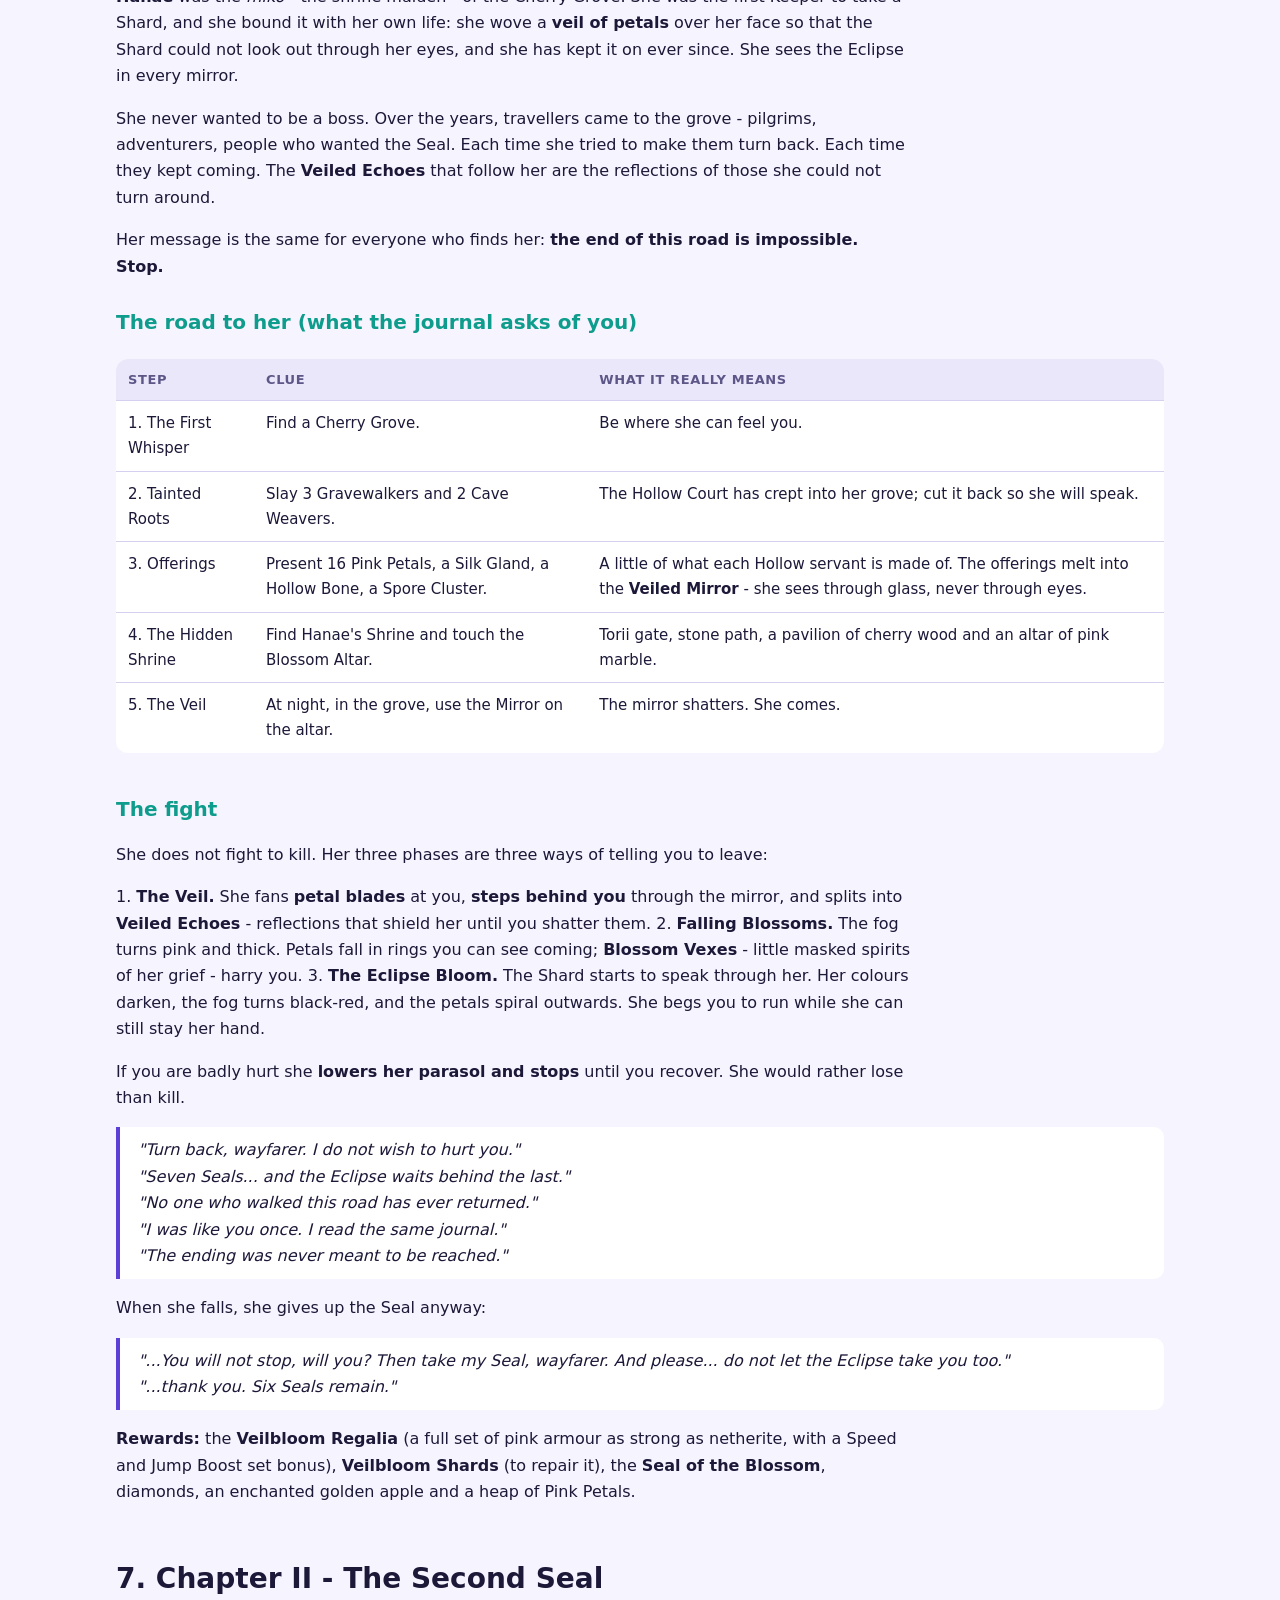
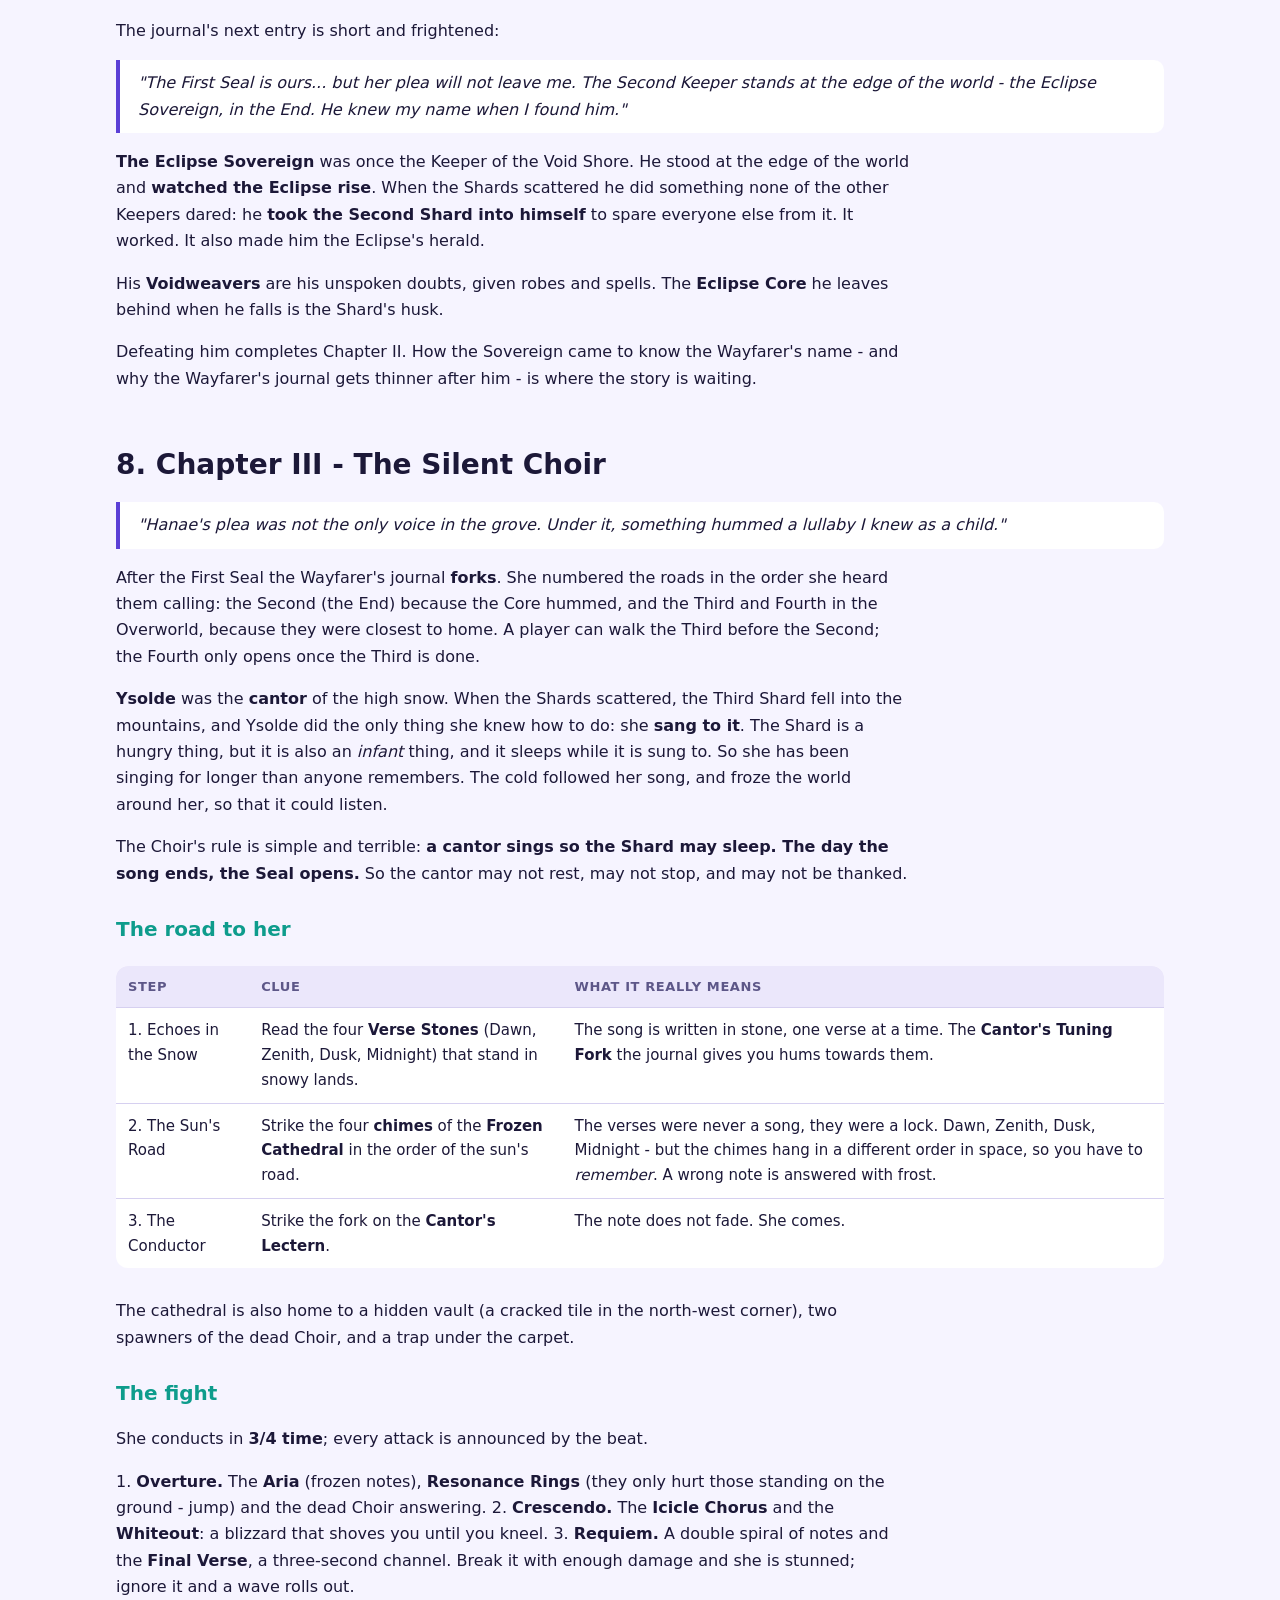
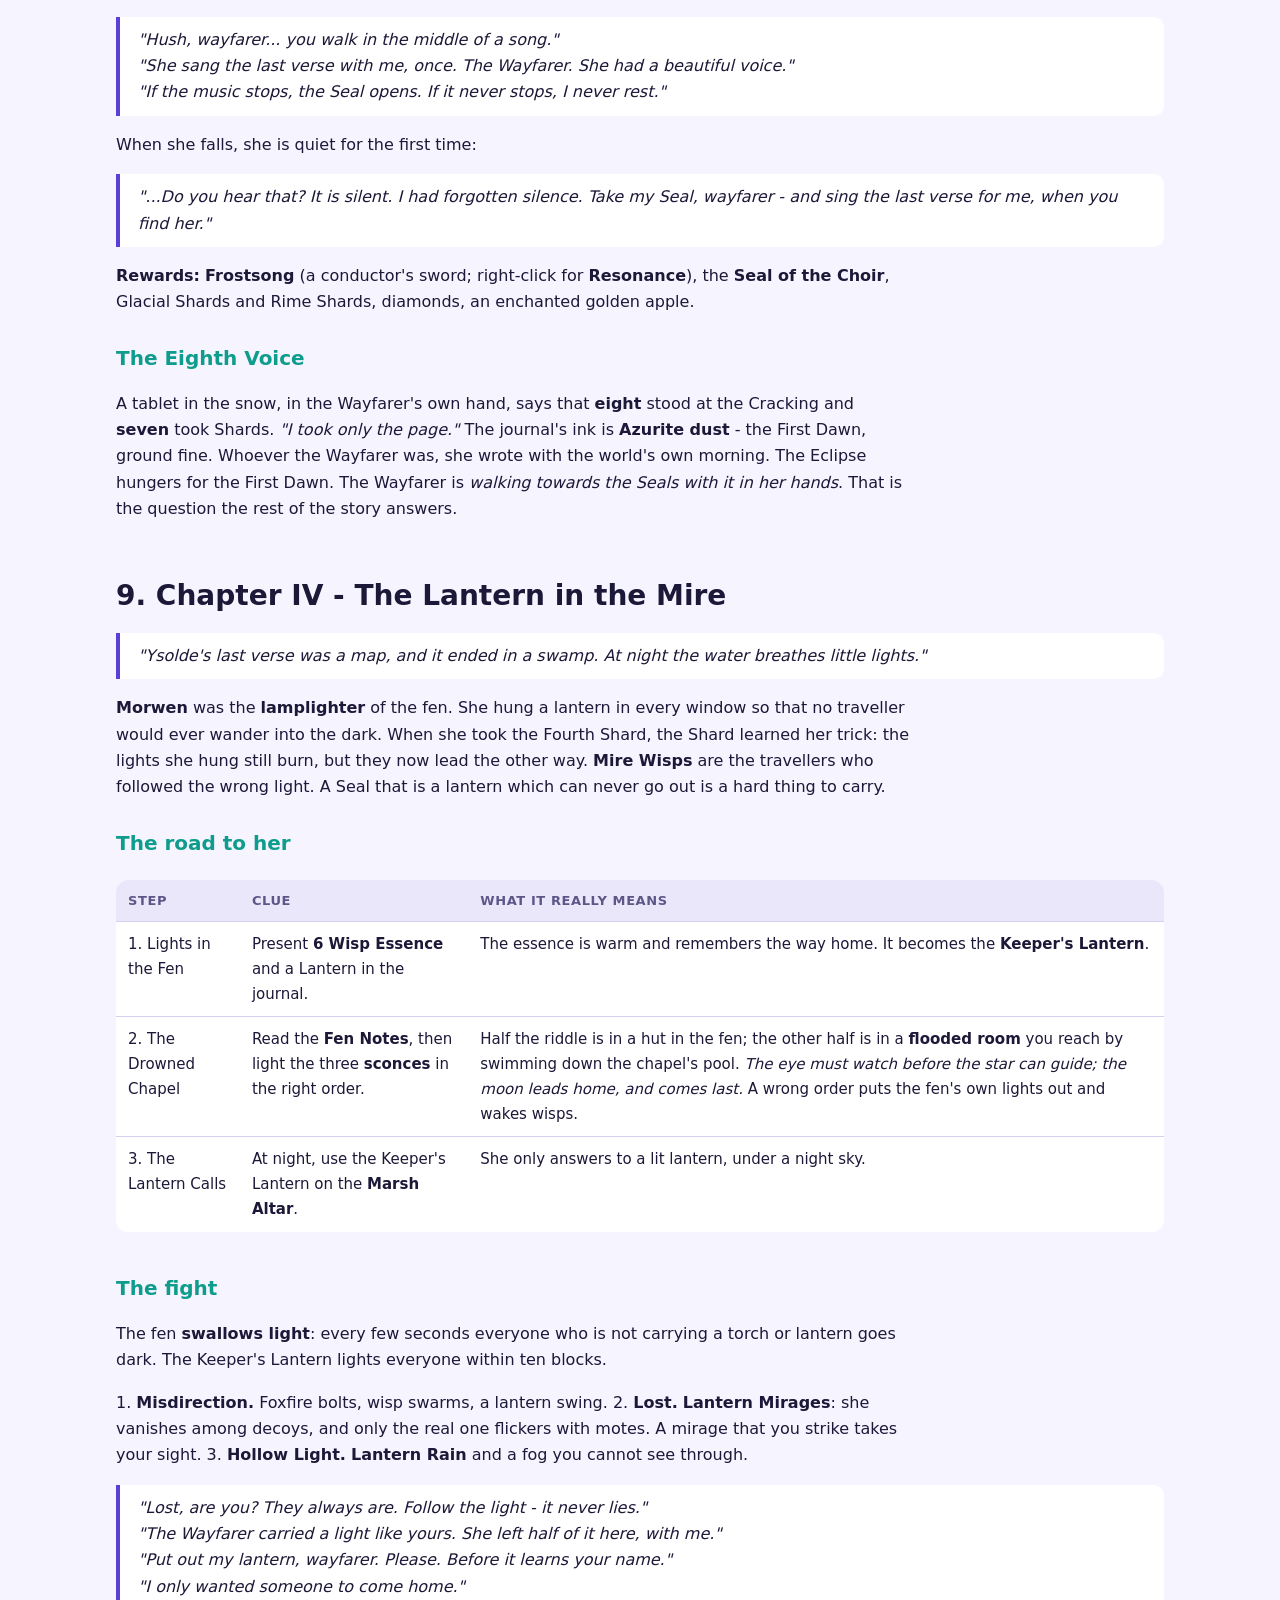
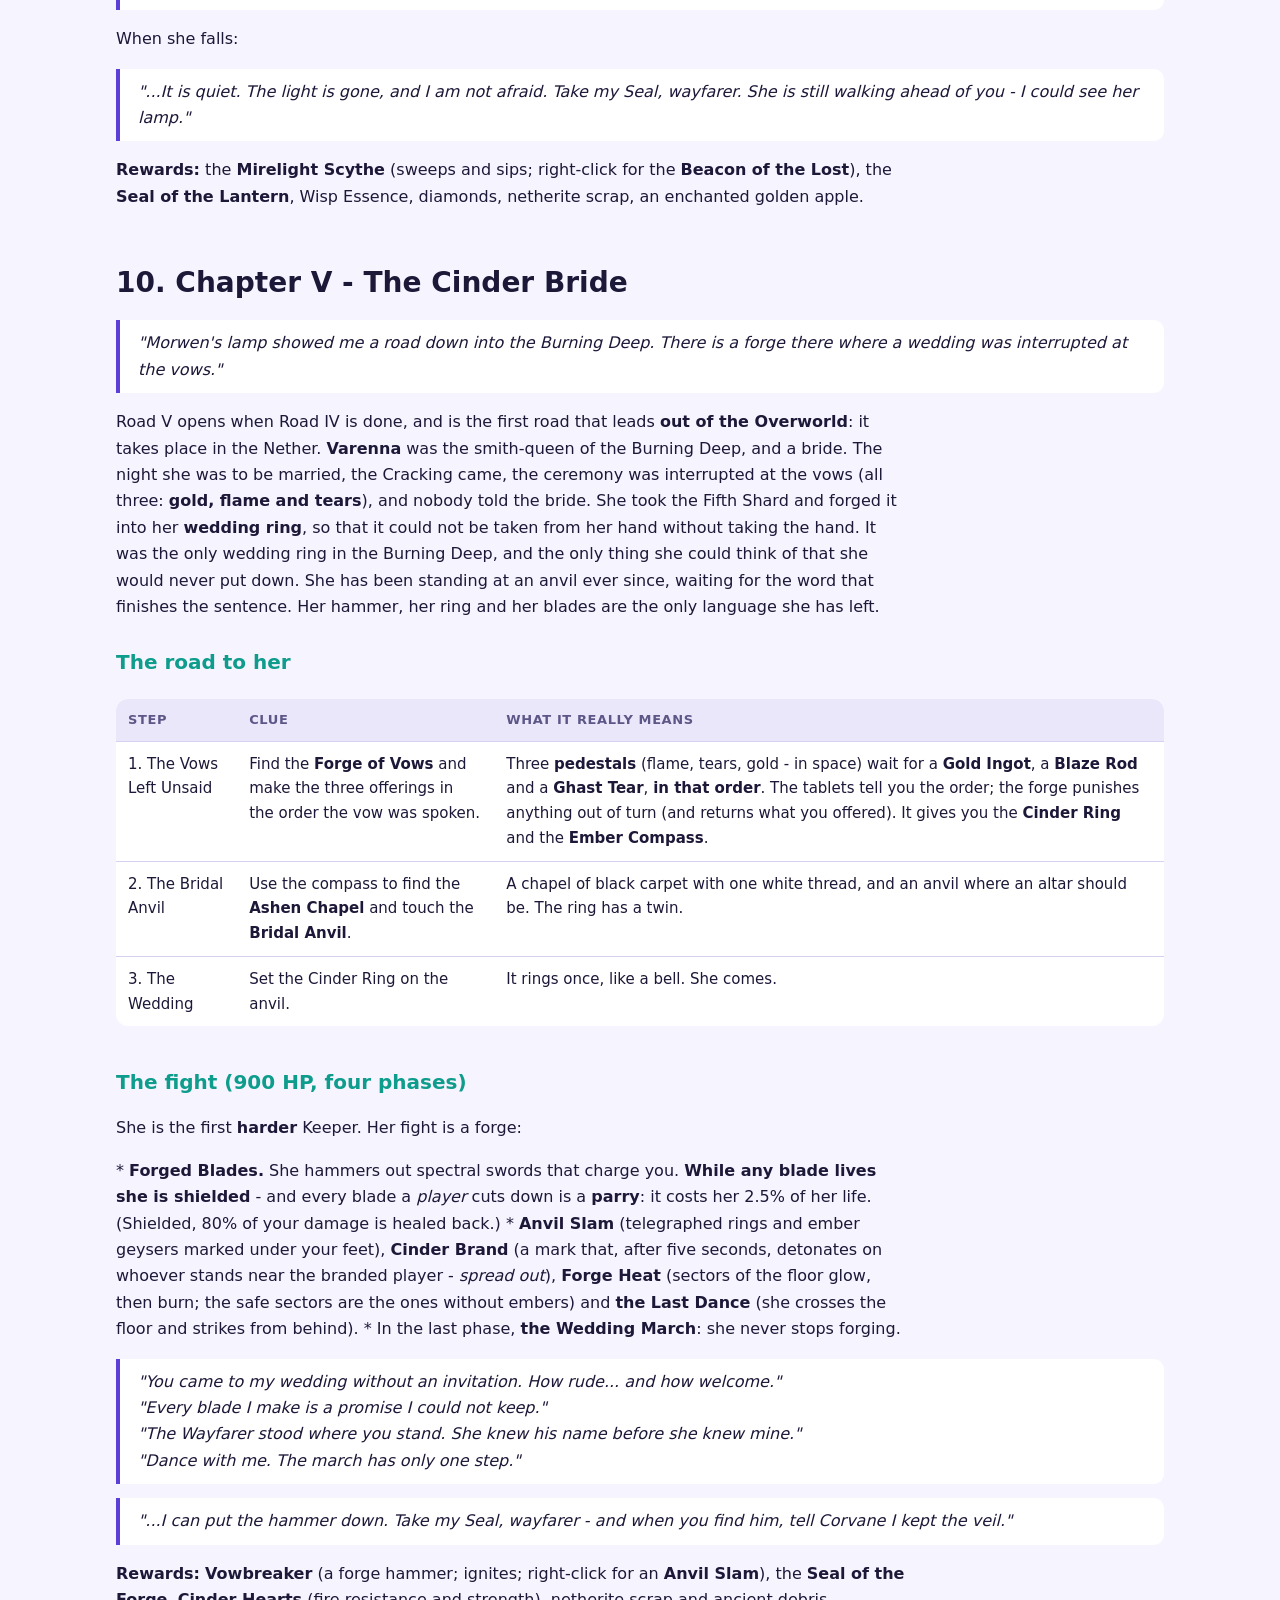
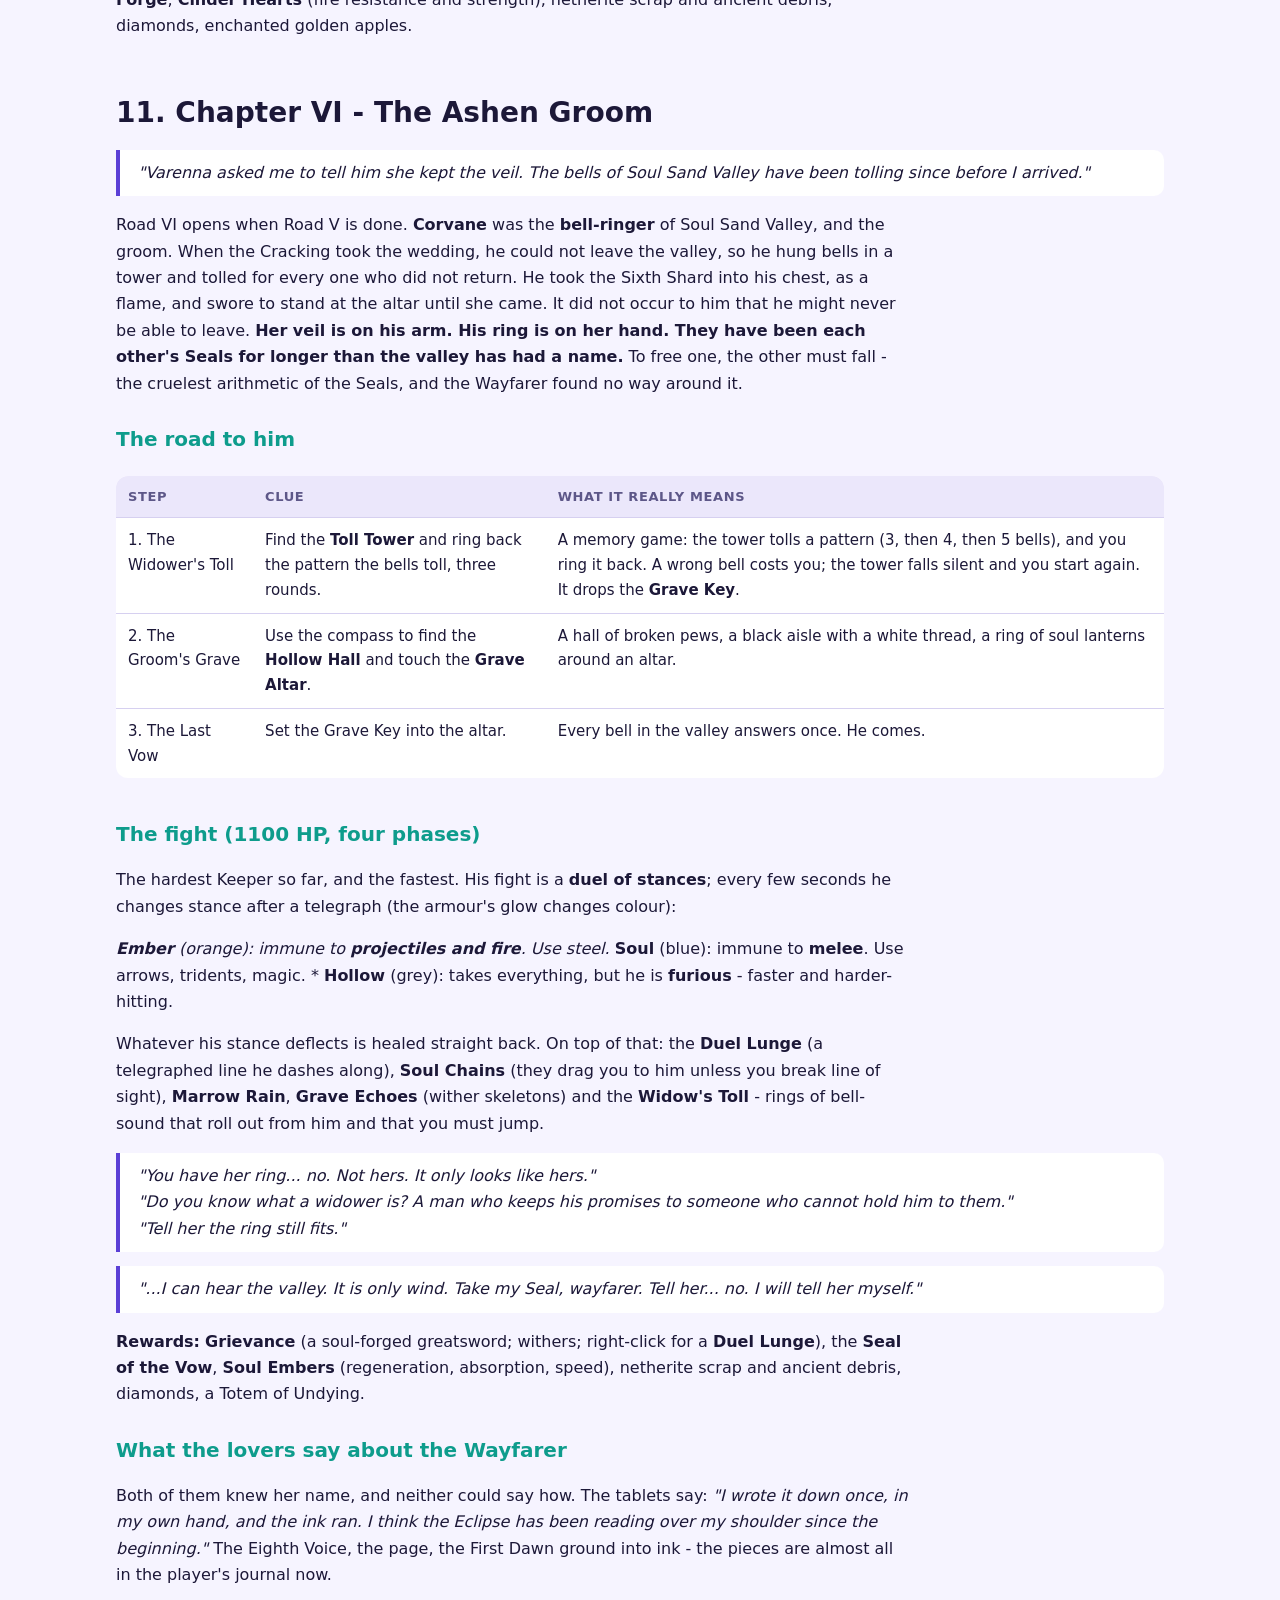
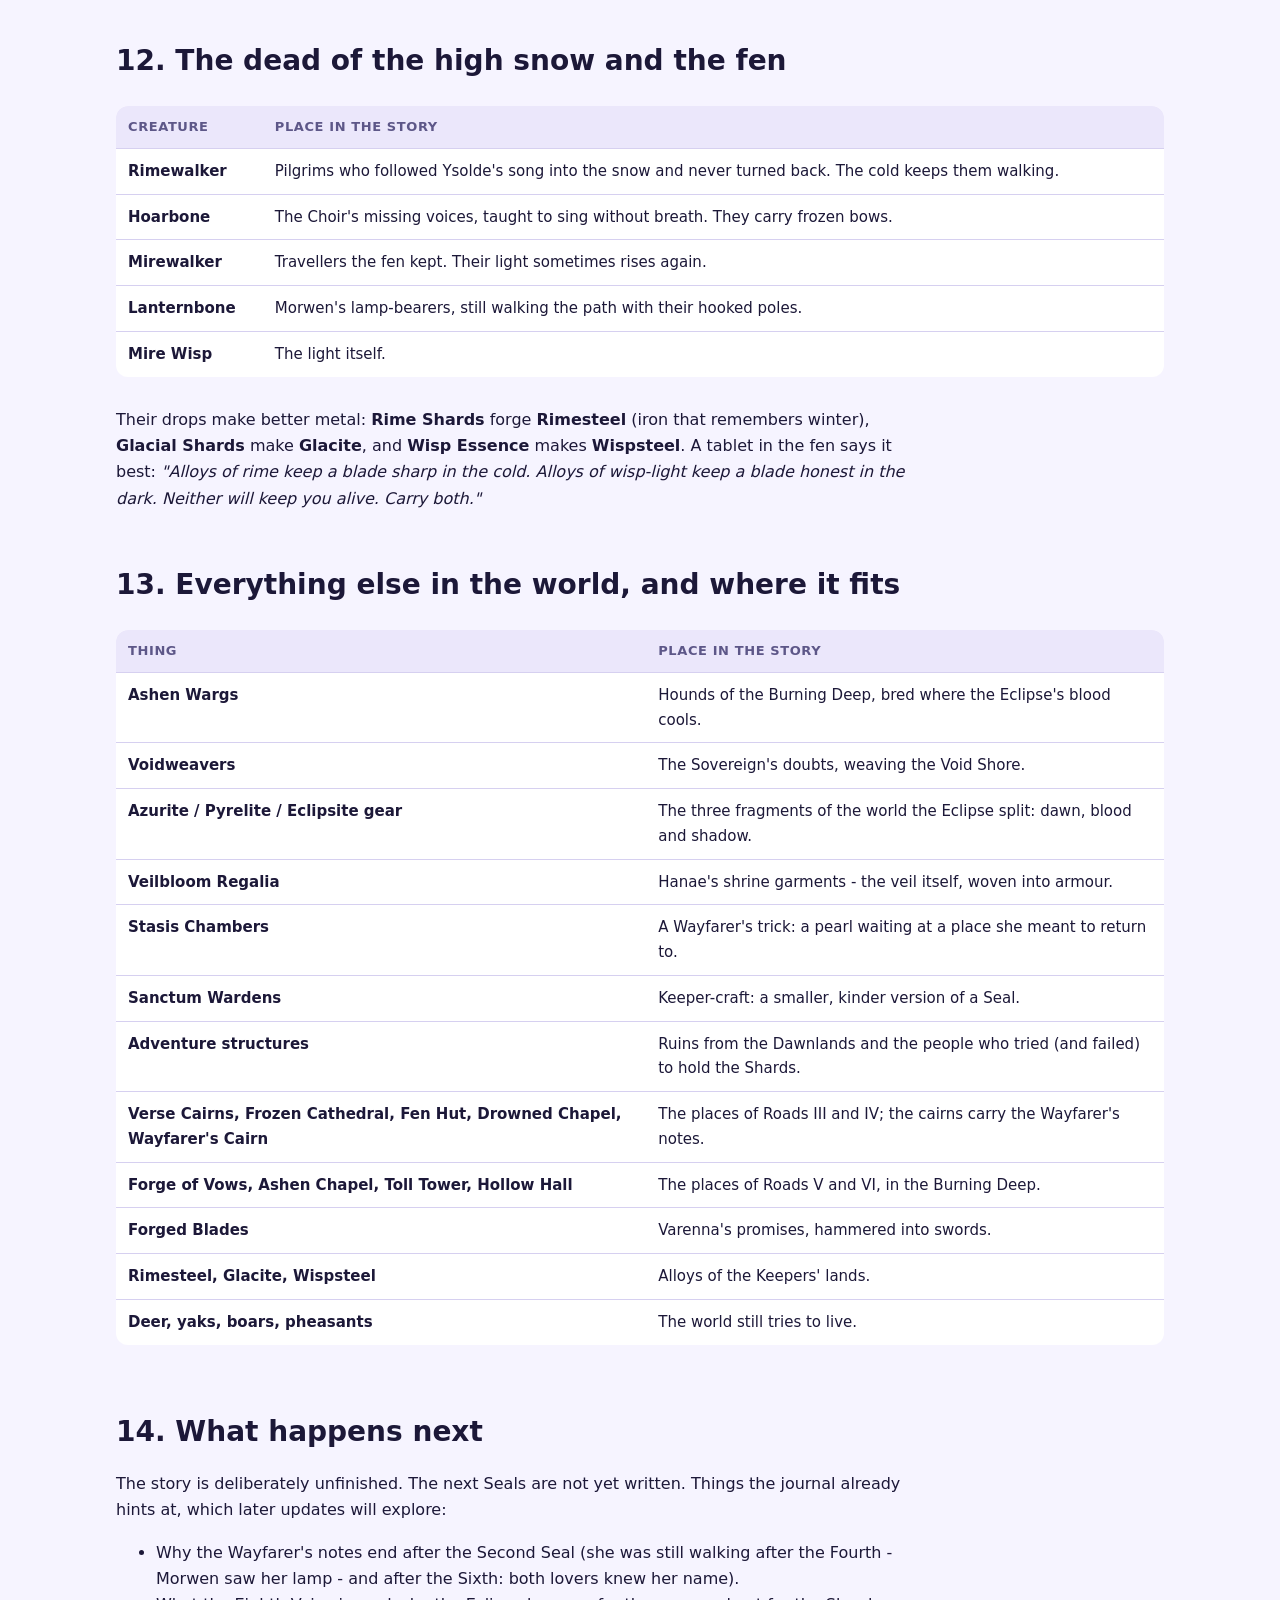
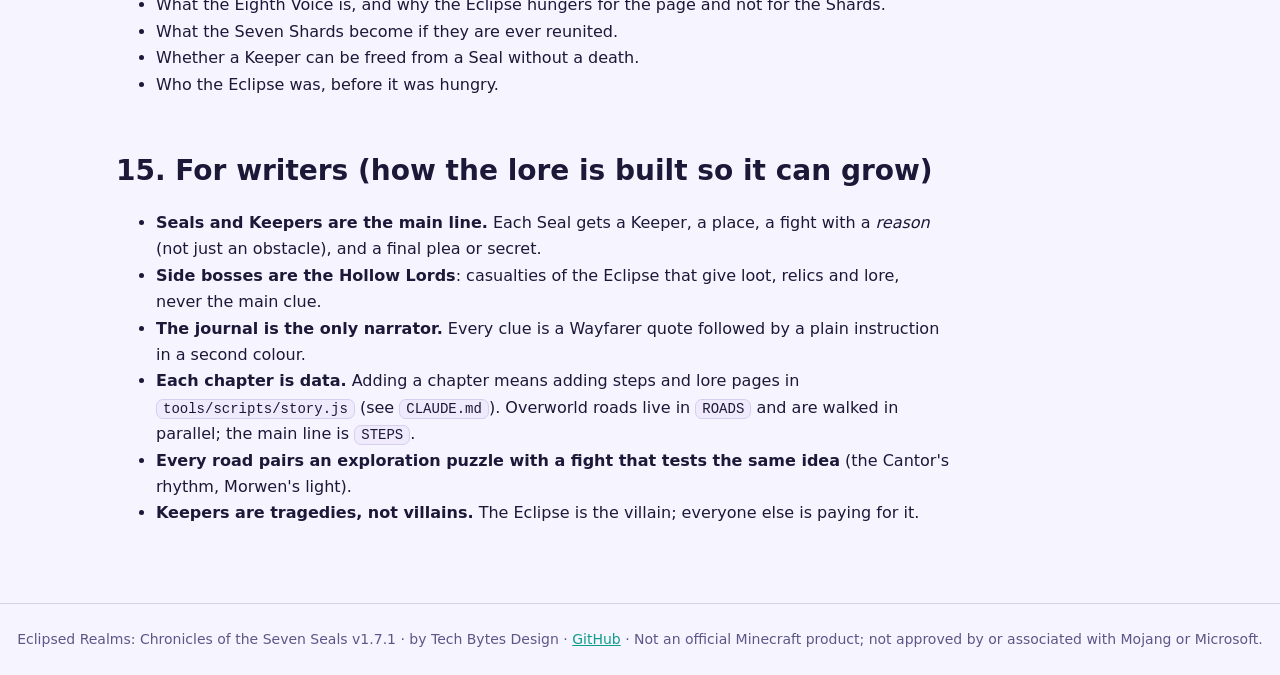
<file: docs/lore.html>
<!doctype html>
<html lang="en"><head><meta charset="utf-8"><meta name="viewport" content="width=device-width,initial-scale=1">
<title>The Chronicles of the Seven Seals - Eclipsed Realms</title>
<meta name="description" content="Eclipsed Realms: Chronicles of the Seven Seals - a story-driven adventure add-on for Minecraft Bedrock by Tech Bytes Design.">
<link rel="icon" href="img/icon_1024.png"><link rel="stylesheet" href="style.css"></head>
<body>
<header class="site"><div class="bar">
<a class="brand" href="index.html"><img src="img/icon_1024.png" alt=""><span>Eclipsed Realms <small>Chronicles of the Seven Seals</small></span></a>
<nav><a href="index.html">Home</a><a href="world.html">World & Survival</a><a href="adventure.html">Adventure</a><a href="creatures.html">Creatures</a><a href="lore.html" class=on>Lore</a><a href="systems.html">Systems</a><a href="changelog.html">Changelog</a></nav></div></header>
<main><div class="callout warn"><strong>Spoilers.</strong> This is the full story so far. The same history is revealed piece by piece in the Wayfarer&rsquo;s Journal in game.</div><blockquote><strong>Spoiler warning.</strong> This page tells the whole story that exists so far (Chapters I to VI) and the history behind it. If you want to discover it through the <strong>Wayfarer's Journal</strong> in game, stop reading here.</blockquote>
<p>The add-on is a story-driven adventure. The journal you receive when you first join gives you one clue at a time; each clue sends you to a real place, a real fight and a real reward. This document is the long version.</p>
<h2>1. Before the Eclipse</h2>
<p>Long ago the world had <strong>one sky</strong> and <strong>one dawn that never ended</strong>. There was no Overworld, no Nether, no End - only the <strong>Dawnlands</strong>, a single bright country under a single patient sun. The First Dawn was not a star. It was the world's heartbeat: a light that remembered every living thing and made room for all of it.</p>
<p>Where that light fell hardest it hardened into crystal. People later called the crystal <strong>Azurite</strong> and thought it was only a pretty stone. It is the First Dawn, frozen where it fell.</p>
<h2>2. The Hollow Sun</h2>
<p>Nobody knows what the <strong>Eclipse</strong> was before it rose. The old songs call it the <em>Hollow Sun</em>: a second sun that gave no light, only a hunger for the first one. It rose over the Dawnlands and <strong>swallowed the First Dawn whole</strong>.</p>
<p>The world cracked.</p>
<ul><li>What stayed in the daylight became the <strong>Overworld</strong>.</li><li>What fell into the Eclipse's heat became the <strong>Burning Deep</strong> (the Nether).</li><li>What was thrown past the edge of the sky became the <strong>Void Shore</strong> (the End).</li></ul>
<p>The Eclipse's power shattered with it - into <strong>Seven Shards</strong>. A Shard is a piece of the Hollow Sun: it wants to be whole again, and it whispers to anything that holds it. Two of the world's strange new materials are what the Shards left behind:</p>
<div class="tablewrap"><table><tr><th>Material</th><th>What it is</th></tr><tr><td><strong>Azurite</strong></td><td>The First Dawn, frozen into crystal.</td></tr><tr><td><strong>Pyrelite</strong></td><td>The Eclipse's blood, cooled in the Burning Deep.</td></tr><tr><td><strong>Eclipsite</strong></td><td>The Eclipse's shadow, turned to stone on the Void Shore.</td></tr></table></div>
<p>Carry all three and the Eclipse notices.</p>
<h2>3. The Seven Seals and the Seven Keepers</h2>
<p>Seven people refused to let the Shards be reunited. Each took one Shard and <strong>bound it into a Seal</strong> - a prison and a lock in one - and swore to guard it: the <strong>Seven Keepers</strong>.</p>
<p>A Seal is dangerous to keep. Break one carelessly and the Shard <strong>bleeds into its Keeper</strong>. The longer a Keeper holds a Seal alone, the more the Shard speaks with the Keeper's own voice. This is the central tragedy of the story: the guardians are slowly becoming the thing they guard.</p>
<div class="tablewrap"><table><tr><th>Seal</th><th>Keeper</th><th>Place</th><th>Status</th></tr><tr><td>I</td><td><strong>Hanae</strong>, the Veiled Blossom</td><td>The Cherry Grove</td><td>Chapter I - <strong>open</strong></td></tr><tr><td>II</td><td><strong>The Eclipse Sovereign</strong></td><td>The edge of the End</td><td>Chapter II - <strong>open</strong></td></tr><tr><td>III</td><td><strong>Ysolde</strong>, the Frost Cantor</td><td>The Frozen Cathedral, high in the snowy peaks</td><td>Road III - <strong>open</strong></td></tr><tr><td>IV</td><td><strong>Morwen</strong>, the Mire Lantern</td><td>The Drowned Chapel, deep in the fen</td><td>Road IV - <strong>open</strong></td></tr><tr><td>V</td><td><strong>Varenna</strong>, the Cinder Bride</td><td>The Ashen Chapel, in the Burning Deep</td><td>Road V - <strong>open</strong></td></tr><tr><td>VI</td><td><strong>Corvane</strong>, the Ashen Groom</td><td>The Hollow Hall, in Soul Sand Valley</td><td>Road VI - <strong>open</strong></td></tr><tr><td>VII</td><td><em>the ink is smeared</em></td><td>?</td><td>Unwritten</td></tr></table></div>
<h2>4. The Hollow Court and the Hollow Lords</h2>
<p>The Eclipse does not only hide. It <strong>collects</strong>.</p>
<p>Anything that dies near a Shard can be taught to serve a sun that gives no light. These are the <strong>Hollow Court</strong>:</p>
<ul><li><strong>Gravewalkers</strong> - the buried, dragged back up in their burial shrouds.</li><li><strong>Revenants</strong> - soldiers who never got to stop fighting.</li><li><strong>Cave Weavers</strong> - the Silkqueen's unfinished lullabies, spun into spiders.</li><li><strong>Sporelings</strong> - the seeds a dying forest could no longer plant.</li></ul>
<p>Above them stand three <strong>Hollow Lords</strong>. They are <em>not</em> Keepers and they hold <em>no</em> Seal. They are casualties: great beings the Eclipse broke and kept.</p>
<ul><li><strong>The Hollow King</strong> - a mortal king who bargained with the Eclipse to cheat death. It kept its word: he cannot die, and he cannot rest. His court wanders the graveyards serving a throne that no longer exists. His relic, the <strong>Grave Sigil</strong>, was once a key to a Keeper's shrine.</li><li><strong>The Mosswood Colossus</strong> - the forest's last Greenwarden. When the Eclipse withered the sun its roots drank shadow instead, and the guardian woke wrong. Its relic is the <strong>Verdant Heart</strong>.</li><li><strong>The Silkqueen</strong> - the Mother of Threads, who spun webs to hold the cracking world together until the Eclipse taught her that everything caught is hers. Her relic is the <strong>Silk Idol</strong>.</li></ul>
<p>The Hollow Lords are <strong>side stories</strong>: fight them for loot, relics and lore pages, but the road of the Seals does not pass through them.</p>
<h2>5. The Wayfarer</h2>
<p>Someone walked this road before you.</p>
<p>Her name has been scratched out of every page. She was a traveller who decided the Eclipse could be ended by finding every Seal, and she kept a journal as she went. The journal in your pack is hers. Its pages fill only as you walk where she walked - and the ink gets <em>shorter</em> after the second Seal. Her last legible line is about the Second Keeper: <em>"He knew my name."</em></p>
<p>What happened to her is the oldest unanswered question in the story.</p>
<h2>6. Chapter I - The Veiled Blossom</h2>
<blockquote><em>"Where pink snow never melts and the trees never stop blooming, the First Keeper sleeps. Walk beneath the blossoms. Listen."</em></blockquote>
<p><strong>Hanae</strong> was the <em>miko</em> - the shrine maiden - of the Cherry Grove. She was the first Keeper to take a Shard, and she bound it with her own life: she wove a <strong>veil of petals</strong> over her face so that the Shard could not look out through her eyes, and she has kept it on ever since. She sees the Eclipse in every mirror.</p>
<p>She never wanted to be a boss. Over the years, travellers came to the grove - pilgrims, adventurers, people who wanted the Seal. Each time she tried to make them turn back. Each time they kept coming. The <strong>Veiled Echoes</strong> that follow her are the reflections of those she could not turn around.</p>
<p>Her message is the same for everyone who finds her: <strong>the end of this road is impossible. Stop.</strong></p>
<h3>The road to her (what the journal asks of you)</h3>
<div class="tablewrap"><table><tr><th>Step</th><th>Clue</th><th>What it really means</th></tr><tr><td>1. The First Whisper</td><td>Find a Cherry Grove.</td><td>Be where she can feel you.</td></tr><tr><td>2. Tainted Roots</td><td>Slay 3 Gravewalkers and 2 Cave Weavers.</td><td>The Hollow Court has crept into her grove; cut it back so she will speak.</td></tr><tr><td>3. Offerings</td><td>Present 16 Pink Petals, a Silk Gland, a Hollow Bone, a Spore Cluster.</td><td>A little of what each Hollow servant is made of. The offerings melt into the <strong>Veiled Mirror</strong> - she sees through glass, never through eyes.</td></tr><tr><td>4. The Hidden Shrine</td><td>Find Hanae's Shrine and touch the Blossom Altar.</td><td>Torii gate, stone path, a pavilion of cherry wood and an altar of pink marble.</td></tr><tr><td>5. The Veil</td><td>At night, in the grove, use the Mirror on the altar.</td><td>The mirror shatters. She comes.</td></tr></table></div>
<h3>The fight</h3>
<p>She does not fight to kill. Her three phases are three ways of telling you to leave:</p>
<p>1. <strong>The Veil.</strong> She fans <strong>petal blades</strong> at you, <strong>steps behind you</strong> through the mirror, and splits into <strong>Veiled Echoes</strong> - reflections that shield her until you shatter them. 2. <strong>Falling Blossoms.</strong> The fog turns pink and thick. Petals fall in rings you can see coming; <strong>Blossom Vexes</strong> - little masked spirits of her grief - harry you. 3. <strong>The Eclipse Bloom.</strong> The Shard starts to speak through her. Her colours darken, the fog turns black-red, and the petals spiral outwards. She begs you to run while she can still stay her hand.</p>
<p>If you are badly hurt she <strong>lowers her parasol and stops</strong> until you recover. She would rather lose than kill.</p>
<blockquote><em>"Turn back, wayfarer. I do not wish to hurt you."</em><br><em>"Seven Seals... and the Eclipse waits behind the last."</em><br><em>"No one who walked this road has ever returned."</em><br><em>"I was like you once. I read the same journal."</em><br><em>"The ending was never meant to be reached."</em></blockquote>
<p>When she falls, she gives up the Seal anyway:</p>
<blockquote><em>"...You will not stop, will you? Then take my Seal, wayfarer. And please... do not let the Eclipse take you too."</em><br><em>"...thank you. Six Seals remain."</em></blockquote>
<p><strong>Rewards:</strong> the <strong>Veilbloom Regalia</strong> (a full set of pink armour as strong as netherite, with a Speed and Jump Boost set bonus), <strong>Veilbloom Shards</strong> (to repair it), the <strong>Seal of the Blossom</strong>, diamonds, an enchanted golden apple and a heap of Pink Petals.</p>
<h2>7. Chapter II - The Second Seal</h2>
<p>The journal's next entry is short and frightened:</p>
<blockquote><em>"The First Seal is ours... but her plea will not leave me. The Second Keeper stands at the edge of the world - the Eclipse Sovereign, in the End. He knew my name when I found him."</em></blockquote>
<p><strong>The Eclipse Sovereign</strong> was once the Keeper of the Void Shore. He stood at the edge of the world and <strong>watched the Eclipse rise</strong>. When the Shards scattered he did something none of the other Keepers dared: he <strong>took the Second Shard into himself</strong> to spare everyone else from it. It worked. It also made him the Eclipse's herald.</p>
<p>His <strong>Voidweavers</strong> are his unspoken doubts, given robes and spells. The <strong>Eclipse Core</strong> he leaves behind when he falls is the Shard's husk.</p>
<p>Defeating him completes Chapter II. How the Sovereign came to know the Wayfarer's name - and why the Wayfarer's journal gets thinner after him - is where the story is waiting.</p>
<h2>8. Chapter III - The Silent Choir</h2>
<blockquote><em>"Hanae's plea was not the only voice in the grove. Under it, something hummed a lullaby I knew as a child."</em></blockquote>
<p>After the First Seal the Wayfarer's journal <strong>forks</strong>. She numbered the roads in the order she heard them calling: the Second (the End) because the Core hummed, and the Third and Fourth in the Overworld, because they were closest to home. A player can walk the Third before the Second; the Fourth only opens once the Third is done.</p>
<p><strong>Ysolde</strong> was the <strong>cantor</strong> of the high snow. When the Shards scattered, the Third Shard fell into the mountains, and Ysolde did the only thing she knew how to do: she <strong>sang to it</strong>. The Shard is a hungry thing, but it is also an <em>infant</em> thing, and it sleeps while it is sung to. So she has been singing for longer than anyone remembers. The cold followed her song, and froze the world around her, so that it could listen.</p>
<p>The Choir's rule is simple and terrible: <strong>a cantor sings so the Shard may sleep. The day the song ends, the Seal opens.</strong> So the cantor may not rest, may not stop, and may not be thanked.</p>
<h3>The road to her</h3>
<div class="tablewrap"><table><tr><th>Step</th><th>Clue</th><th>What it really means</th></tr><tr><td>1. Echoes in the Snow</td><td>Read the four <strong>Verse Stones</strong> (Dawn, Zenith, Dusk, Midnight) that stand in snowy lands.</td><td>The song is written in stone, one verse at a time. The <strong>Cantor's Tuning Fork</strong> the journal gives you hums towards them.</td></tr><tr><td>2. The Sun's Road</td><td>Strike the four <strong>chimes</strong> of the <strong>Frozen Cathedral</strong> in the order of the sun's road.</td><td>The verses were never a song, they were a lock. Dawn, Zenith, Dusk, Midnight - but the chimes hang in a different order in space, so you have to <em>remember</em>. A wrong note is answered with frost.</td></tr><tr><td>3. The Conductor</td><td>Strike the fork on the <strong>Cantor's Lectern</strong>.</td><td>The note does not fade. She comes.</td></tr></table></div>
<p>The cathedral is also home to a hidden vault (a cracked tile in the north-west corner), two spawners of the dead Choir, and a trap under the carpet.</p>
<h3>The fight</h3>
<p>She conducts in <strong>3/4 time</strong>; every attack is announced by the beat.</p>
<p>1. <strong>Overture.</strong> The <strong>Aria</strong> (frozen notes), <strong>Resonance Rings</strong> (they only hurt those standing on the ground - jump) and the dead Choir answering. 2. <strong>Crescendo.</strong> The <strong>Icicle Chorus</strong> and the <strong>Whiteout</strong>: a blizzard that shoves you until you kneel. 3. <strong>Requiem.</strong> A double spiral of notes and the <strong>Final Verse</strong>, a three-second channel. Break it with enough damage and she is stunned; ignore it and a wave rolls out.</p>
<blockquote><em>"Hush, wayfarer... you walk in the middle of a song."</em><br><em>"She sang the last verse with me, once. The Wayfarer. She had a beautiful voice."</em><br><em>"If the music stops, the Seal opens. If it never stops, I never rest."</em></blockquote>
<p>When she falls, she is quiet for the first time:</p>
<blockquote><em>"...Do you hear that? It is silent. I had forgotten silence. Take my Seal, wayfarer - and sing the last verse for me, when you find her."</em></blockquote>
<p><strong>Rewards:</strong> <strong>Frostsong</strong> (a conductor's sword; right-click for <strong>Resonance</strong>), the <strong>Seal of the Choir</strong>, Glacial Shards and Rime Shards, diamonds, an enchanted golden apple.</p>
<h3>The Eighth Voice</h3>
<p>A tablet in the snow, in the Wayfarer's own hand, says that <strong>eight</strong> stood at the Cracking and <strong>seven</strong> took Shards. <em>"I took only the page."</em> The journal's ink is <strong>Azurite dust</strong> - the First Dawn, ground fine. Whoever the Wayfarer was, she wrote with the world's own morning. The Eclipse hungers for the First Dawn. The Wayfarer is <em>walking towards the Seals with it in her hands</em>. That is the question the rest of the story answers.</p>
<h2>9. Chapter IV - The Lantern in the Mire</h2>
<blockquote><em>"Ysolde's last verse was a map, and it ended in a swamp. At night the water breathes little lights."</em></blockquote>
<p><strong>Morwen</strong> was the <strong>lamplighter</strong> of the fen. She hung a lantern in every window so that no traveller would ever wander into the dark. When she took the Fourth Shard, the Shard learned her trick: the lights she hung still burn, but they now lead the other way. <strong>Mire Wisps</strong> are the travellers who followed the wrong light. A Seal that is a lantern which can never go out is a hard thing to carry.</p>
<h3>The road to her</h3>
<div class="tablewrap"><table><tr><th>Step</th><th>Clue</th><th>What it really means</th></tr><tr><td>1. Lights in the Fen</td><td>Present <strong>6 Wisp Essence</strong> and a Lantern in the journal.</td><td>The essence is warm and remembers the way home. It becomes the <strong>Keeper's Lantern</strong>.</td></tr><tr><td>2. The Drowned Chapel</td><td>Read the <strong>Fen Notes</strong>, then light the three <strong>sconces</strong> in the right order.</td><td>Half the riddle is in a hut in the fen; the other half is in a <strong>flooded room</strong> you reach by swimming down the chapel's pool. <em>The eye must watch before the star can guide; the moon leads home, and comes last.</em> A wrong order puts the fen's own lights out and wakes wisps.</td></tr><tr><td>3. The Lantern Calls</td><td>At night, use the Keeper's Lantern on the <strong>Marsh Altar</strong>.</td><td>She only answers to a lit lantern, under a night sky.</td></tr></table></div>
<h3>The fight</h3>
<p>The fen <strong>swallows light</strong>: every few seconds everyone who is not carrying a torch or lantern goes dark. The Keeper's Lantern lights everyone within ten blocks.</p>
<p>1. <strong>Misdirection.</strong> Foxfire bolts, wisp swarms, a lantern swing. 2. <strong>Lost.</strong> <strong>Lantern Mirages</strong>: she vanishes among decoys, and only the real one flickers with motes. A mirage that you strike takes your sight. 3. <strong>Hollow Light.</strong> <strong>Lantern Rain</strong> and a fog you cannot see through.</p>
<blockquote><em>"Lost, are you? They always are. Follow the light - it never lies."</em><br><em>"The Wayfarer carried a light like yours. She left half of it here, with me."</em><br><em>"Put out my lantern, wayfarer. Please. Before it learns your name."</em><br><em>"I only wanted someone to come home."</em></blockquote>
<p>When she falls:</p>
<blockquote><em>"...It is quiet. The light is gone, and I am not afraid. Take my Seal, wayfarer. She is still walking ahead of you - I could see her lamp."</em></blockquote>
<p><strong>Rewards:</strong> the <strong>Mirelight Scythe</strong> (sweeps and sips; right-click for the <strong>Beacon of the Lost</strong>), the <strong>Seal of the Lantern</strong>, Wisp Essence, diamonds, netherite scrap, an enchanted golden apple.</p>
<h2>10. Chapter V - The Cinder Bride</h2>
<blockquote><em>"Morwen's lamp showed me a road down into the Burning Deep. There is a forge there where a wedding was interrupted at the vows."</em></blockquote>
<p>Road V opens when Road IV is done, and is the first road that leads <strong>out of the Overworld</strong>: it takes place in the Nether. <strong>Varenna</strong> was the smith-queen of the Burning Deep, and a bride. The night she was to be married, the Cracking came, the ceremony was interrupted at the vows (all three: <strong>gold, flame and tears</strong>), and nobody told the bride. She took the Fifth Shard and forged it into her <strong>wedding ring</strong>, so that it could not be taken from her hand without taking the hand. It was the only wedding ring in the Burning Deep, and the only thing she could think of that she would never put down. She has been standing at an anvil ever since, waiting for the word that finishes the sentence. Her hammer, her ring and her blades are the only language she has left.</p>
<h3>The road to her</h3>
<div class="tablewrap"><table><tr><th>Step</th><th>Clue</th><th>What it really means</th></tr><tr><td>1. The Vows Left Unsaid</td><td>Find the <strong>Forge of Vows</strong> and make the three offerings in the order the vow was spoken.</td><td>Three <strong>pedestals</strong> (flame, tears, gold - in space) wait for a <strong>Gold Ingot</strong>, a <strong>Blaze Rod</strong> and a <strong>Ghast Tear</strong>, <strong>in that order</strong>. The tablets tell you the order; the forge punishes anything out of turn (and returns what you offered). It gives you the <strong>Cinder Ring</strong> and the <strong>Ember Compass</strong>.</td></tr><tr><td>2. The Bridal Anvil</td><td>Use the compass to find the <strong>Ashen Chapel</strong> and touch the <strong>Bridal Anvil</strong>.</td><td>A chapel of black carpet with one white thread, and an anvil where an altar should be. The ring has a twin.</td></tr><tr><td>3. The Wedding</td><td>Set the Cinder Ring on the anvil.</td><td>It rings once, like a bell. She comes.</td></tr></table></div>
<h3>The fight (900 HP, four phases)</h3>
<p>She is the first <strong>harder</strong> Keeper. Her fight is a forge:</p>
<p>* <strong>Forged Blades.</strong> She hammers out spectral swords that charge you. <strong>While any blade lives she is shielded</strong> - and every blade a <em>player</em> cuts down is a <strong>parry</strong>: it costs her 2.5% of her life. (Shielded, 80% of your damage is healed back.) * <strong>Anvil Slam</strong> (telegraphed rings and ember geysers marked under your feet), <strong>Cinder Brand</strong> (a mark that, after five seconds, detonates on whoever stands near the branded player - <em>spread out</em>), <strong>Forge Heat</strong> (sectors of the floor glow, then burn; the safe sectors are the ones without embers) and <strong>the Last Dance</strong> (she crosses the floor and strikes from behind). * In the last phase, <strong>the Wedding March</strong>: she never stops forging.</p>
<blockquote><em>"You came to my wedding without an invitation. How rude... and how welcome."</em><br><em>"Every blade I make is a promise I could not keep."</em><br><em>"The Wayfarer stood where you stand. She knew his name before she knew mine."</em><br><em>"Dance with me. The march has only one step."</em></blockquote>
<blockquote><em>"...I can put the hammer down. Take my Seal, wayfarer - and when you find him, tell Corvane I kept the veil."</em></blockquote>
<p><strong>Rewards:</strong> <strong>Vowbreaker</strong> (a forge hammer; ignites; right-click for an <strong>Anvil Slam</strong>), the <strong>Seal of the Forge</strong>, <strong>Cinder Hearts</strong> (fire resistance and strength), netherite scrap and ancient debris, diamonds, enchanted golden apples.</p>
<h2>11. Chapter VI - The Ashen Groom</h2>
<blockquote><em>"Varenna asked me to tell him she kept the veil. The bells of Soul Sand Valley have been tolling since before I arrived."</em></blockquote>
<p>Road VI opens when Road V is done. <strong>Corvane</strong> was the <strong>bell-ringer</strong> of Soul Sand Valley, and the groom. When the Cracking took the wedding, he could not leave the valley, so he hung bells in a tower and tolled for every one who did not return. He took the Sixth Shard into his chest, as a flame, and swore to stand at the altar until she came. It did not occur to him that he might never be able to leave. <strong>Her veil is on his arm. His ring is on her hand. They have been each other's Seals for longer than the valley has had a name.</strong> To free one, the other must fall - the cruelest arithmetic of the Seals, and the Wayfarer found no way around it.</p>
<h3>The road to him</h3>
<div class="tablewrap"><table><tr><th>Step</th><th>Clue</th><th>What it really means</th></tr><tr><td>1. The Widower's Toll</td><td>Find the <strong>Toll Tower</strong> and ring back the pattern the bells toll, three rounds.</td><td>A memory game: the tower tolls a pattern (3, then 4, then 5 bells), and you ring it back. A wrong bell costs you; the tower falls silent and you start again. It drops the <strong>Grave Key</strong>.</td></tr><tr><td>2. The Groom's Grave</td><td>Use the compass to find the <strong>Hollow Hall</strong> and touch the <strong>Grave Altar</strong>.</td><td>A hall of broken pews, a black aisle with a white thread, a ring of soul lanterns around an altar.</td></tr><tr><td>3. The Last Vow</td><td>Set the Grave Key into the altar.</td><td>Every bell in the valley answers once. He comes.</td></tr></table></div>
<h3>The fight (1100 HP, four phases)</h3>
<p>The hardest Keeper so far, and the fastest. His fight is a <strong>duel of stances</strong>; every few seconds he changes stance after a telegraph (the armour's glow changes colour):</p>
<p><em> <strong>Ember</strong> (orange): immune to <strong>projectiles and fire</strong>. Use steel. </em> <strong>Soul</strong> (blue): immune to <strong>melee</strong>. Use arrows, tridents, magic. * <strong>Hollow</strong> (grey): takes everything, but he is <strong>furious</strong> - faster and harder-hitting.</p>
<p>Whatever his stance deflects is healed straight back. On top of that: the <strong>Duel Lunge</strong> (a telegraphed line he dashes along), <strong>Soul Chains</strong> (they drag you to him unless you break line of sight), <strong>Marrow Rain</strong>, <strong>Grave Echoes</strong> (wither skeletons) and the <strong>Widow's Toll</strong> - rings of bell-sound that roll out from him and that you must jump.</p>
<blockquote><em>"You have her ring... no. Not hers. It only looks like hers."</em><br><em>"Do you know what a widower is? A man who keeps his promises to someone who cannot hold him to them."</em><br><em>"Tell her the ring still fits."</em></blockquote>
<blockquote><em>"...I can hear the valley. It is only wind. Take my Seal, wayfarer. Tell her... no. I will tell her myself."</em></blockquote>
<p><strong>Rewards:</strong> <strong>Grievance</strong> (a soul-forged greatsword; withers; right-click for a <strong>Duel Lunge</strong>), the <strong>Seal of the Vow</strong>, <strong>Soul Embers</strong> (regeneration, absorption, speed), netherite scrap and ancient debris, diamonds, a Totem of Undying.</p>
<h3>What the lovers say about the Wayfarer</h3>
<p>Both of them knew her name, and neither could say how. The tablets say: <em>"I wrote it down once, in my own hand, and the ink ran. I think the Eclipse has been reading over my shoulder since the beginning."</em> The Eighth Voice, the page, the First Dawn ground into ink - the pieces are almost all in the player's journal now.</p>
<h2>12. The dead of the high snow and the fen</h2>
<div class="tablewrap"><table><tr><th>Creature</th><th>Place in the story</th></tr><tr><td><strong>Rimewalker</strong></td><td>Pilgrims who followed Ysolde's song into the snow and never turned back. The cold keeps them walking.</td></tr><tr><td><strong>Hoarbone</strong></td><td>The Choir's missing voices, taught to sing without breath. They carry frozen bows.</td></tr><tr><td><strong>Mirewalker</strong></td><td>Travellers the fen kept. Their light sometimes rises again.</td></tr><tr><td><strong>Lanternbone</strong></td><td>Morwen's lamp-bearers, still walking the path with their hooked poles.</td></tr><tr><td><strong>Mire Wisp</strong></td><td>The light itself.</td></tr></table></div>
<p>Their drops make better metal: <strong>Rime Shards</strong> forge <strong>Rimesteel</strong> (iron that remembers winter), <strong>Glacial Shards</strong> make <strong>Glacite</strong>, and <strong>Wisp Essence</strong> makes <strong>Wispsteel</strong>. A tablet in the fen says it best: <em>"Alloys of rime keep a blade sharp in the cold. Alloys of wisp-light keep a blade honest in the dark. Neither will keep you alive. Carry both."</em></p>
<h2>13. Everything else in the world, and where it fits</h2>
<div class="tablewrap"><table><tr><th>Thing</th><th>Place in the story</th></tr><tr><td><strong>Ashen Wargs</strong></td><td>Hounds of the Burning Deep, bred where the Eclipse's blood cools.</td></tr><tr><td><strong>Voidweavers</strong></td><td>The Sovereign's doubts, weaving the Void Shore.</td></tr><tr><td><strong>Azurite / Pyrelite / Eclipsite gear</strong></td><td>The three fragments of the world the Eclipse split: dawn, blood and shadow.</td></tr><tr><td><strong>Veilbloom Regalia</strong></td><td>Hanae's shrine garments - the veil itself, woven into armour.</td></tr><tr><td><strong>Stasis Chambers</strong></td><td>A Wayfarer's trick: a pearl waiting at a place she meant to return to.</td></tr><tr><td><strong>Sanctum Wardens</strong></td><td>Keeper-craft: a smaller, kinder version of a Seal.</td></tr><tr><td><strong>Adventure structures</strong></td><td>Ruins from the Dawnlands and the people who tried (and failed) to hold the Shards.</td></tr><tr><td><strong>Verse Cairns, Frozen Cathedral, Fen Hut, Drowned Chapel, Wayfarer's Cairn</strong></td><td>The places of Roads III and IV; the cairns carry the Wayfarer's notes.</td></tr><tr><td><strong>Forge of Vows, Ashen Chapel, Toll Tower, Hollow Hall</strong></td><td>The places of Roads V and VI, in the Burning Deep.</td></tr><tr><td><strong>Forged Blades</strong></td><td>Varenna's promises, hammered into swords.</td></tr><tr><td><strong>Rimesteel, Glacite, Wispsteel</strong></td><td>Alloys of the Keepers' lands.</td></tr><tr><td><strong>Deer, yaks, boars, pheasants</strong></td><td>The world still tries to live.</td></tr></table></div>
<h2>14. What happens next</h2>
<p>The story is deliberately unfinished. The next Seals are not yet written. Things the journal already hints at, which later updates will explore:</p>
<ul><li>Why the Wayfarer's notes end after the Second Seal (she was still walking after the Fourth - Morwen saw her lamp - and after the Sixth: both lovers knew her name).</li><li>What the Eighth Voice is, and why the Eclipse hungers for the page and not for the Shards.</li><li>What the Seven Shards become if they are ever reunited.</li><li>Whether a Keeper can be freed from a Seal without a death.</li><li>Who the Eclipse was, before it was hungry.</li></ul>
<h2>15. For writers (how the lore is built so it can grow)</h2>
<ul><li><strong>Seals and Keepers are the main line.</strong> Each Seal gets a Keeper, a place, a fight with a <em>reason</em> (not just an obstacle), and a final plea or secret.</li><li><strong>Side bosses are the Hollow Lords</strong>: casualties of the Eclipse that give loot, relics and lore, never the main clue.</li><li><strong>The journal is the only narrator.</strong> Every clue is a Wayfarer quote followed by a plain instruction in a second colour.</li><li><strong>Each chapter is data.</strong> Adding a chapter means adding steps and lore pages in <code>tools/scripts/story.js</code> (see <code>CLAUDE.md</code>). Overworld roads live in <code>ROADS</code> and are walked in parallel; the main line is <code>STEPS</code>.</li><li><strong>Every road pairs an exploration puzzle with a fight that tests the same idea</strong> (the Cantor's rhythm, Morwen's light).</li><li><strong>Keepers are tragedies, not villains.</strong> The Eclipse is the villain; everyone else is paying for it.</li></ul></main>
<footer>Eclipsed Realms: Chronicles of the Seven Seals v1.7.1 &middot; by Tech Bytes Design &middot; <a href="https://github.com/MirFaizan06/SurvivalPP">GitHub</a> &middot;
Not an official Minecraft product; not approved by or associated with Mojang or Microsoft.</footer>
</body></html>
</file>
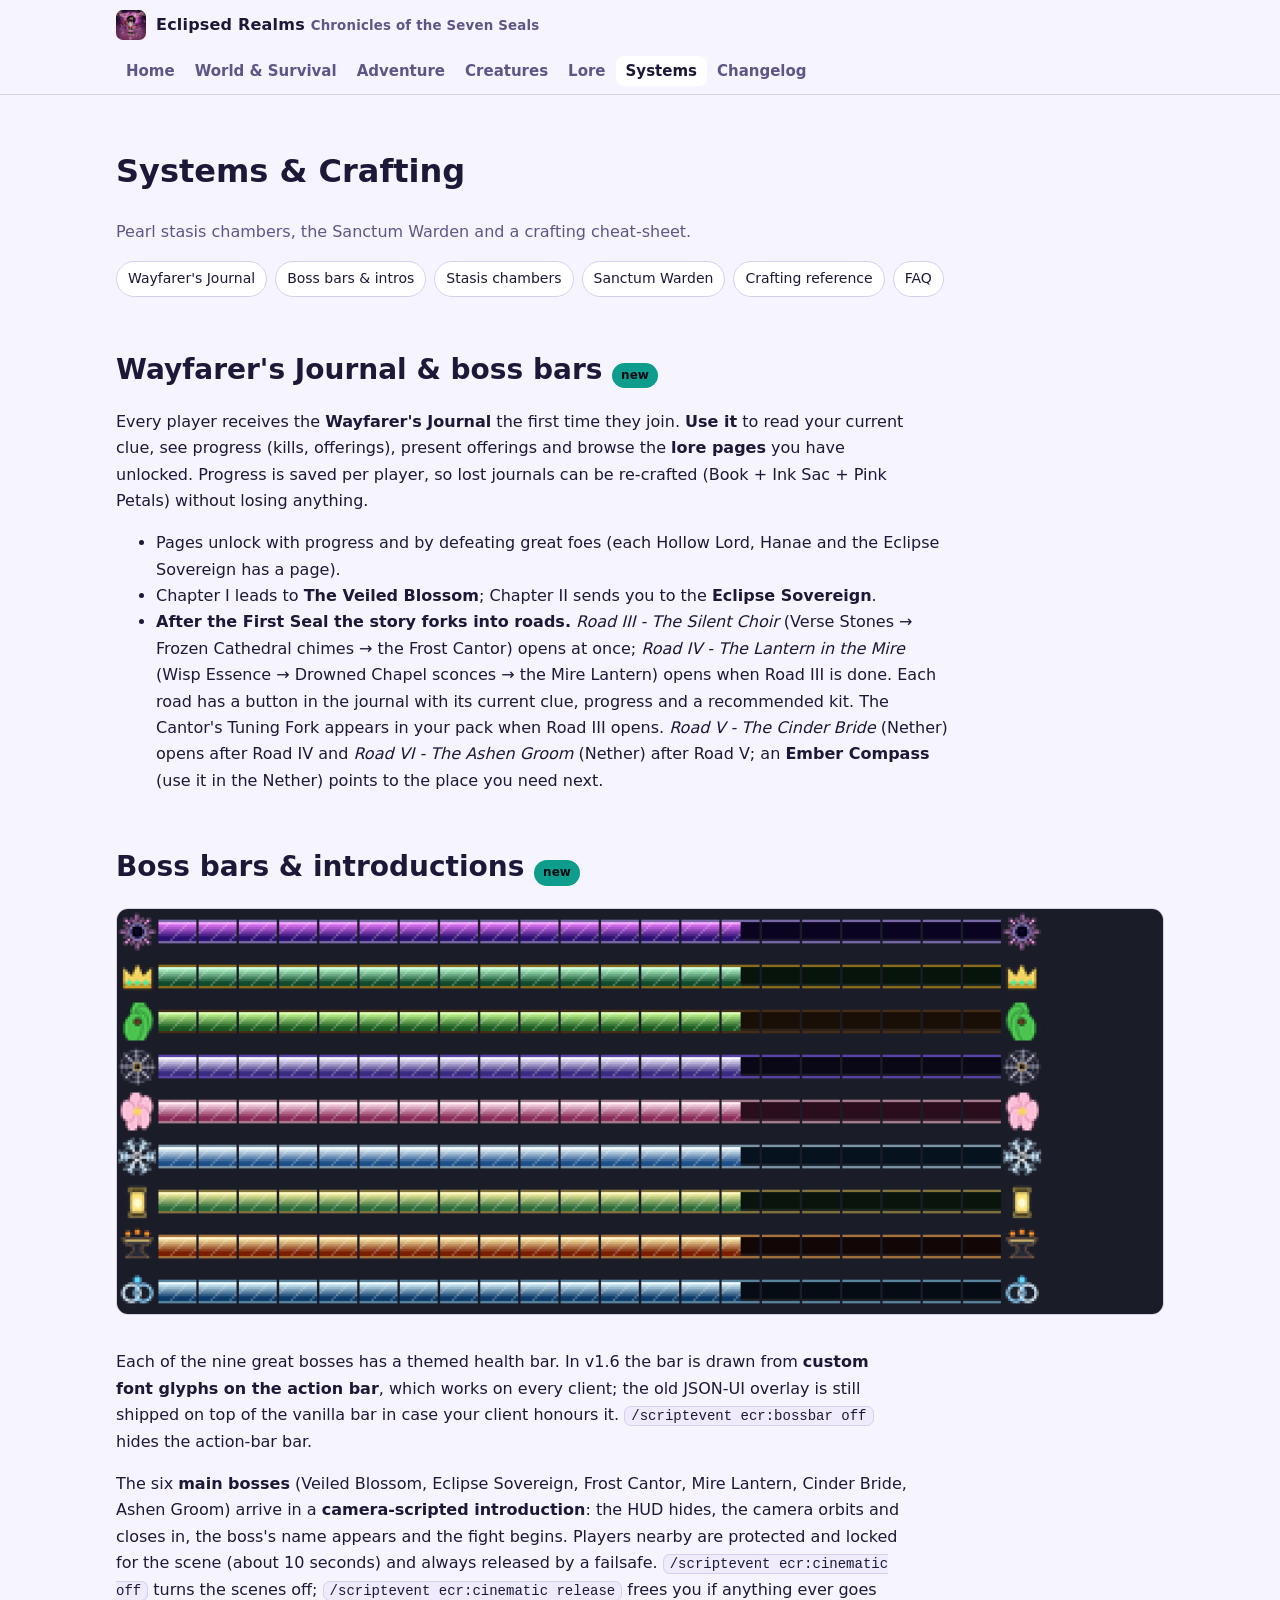
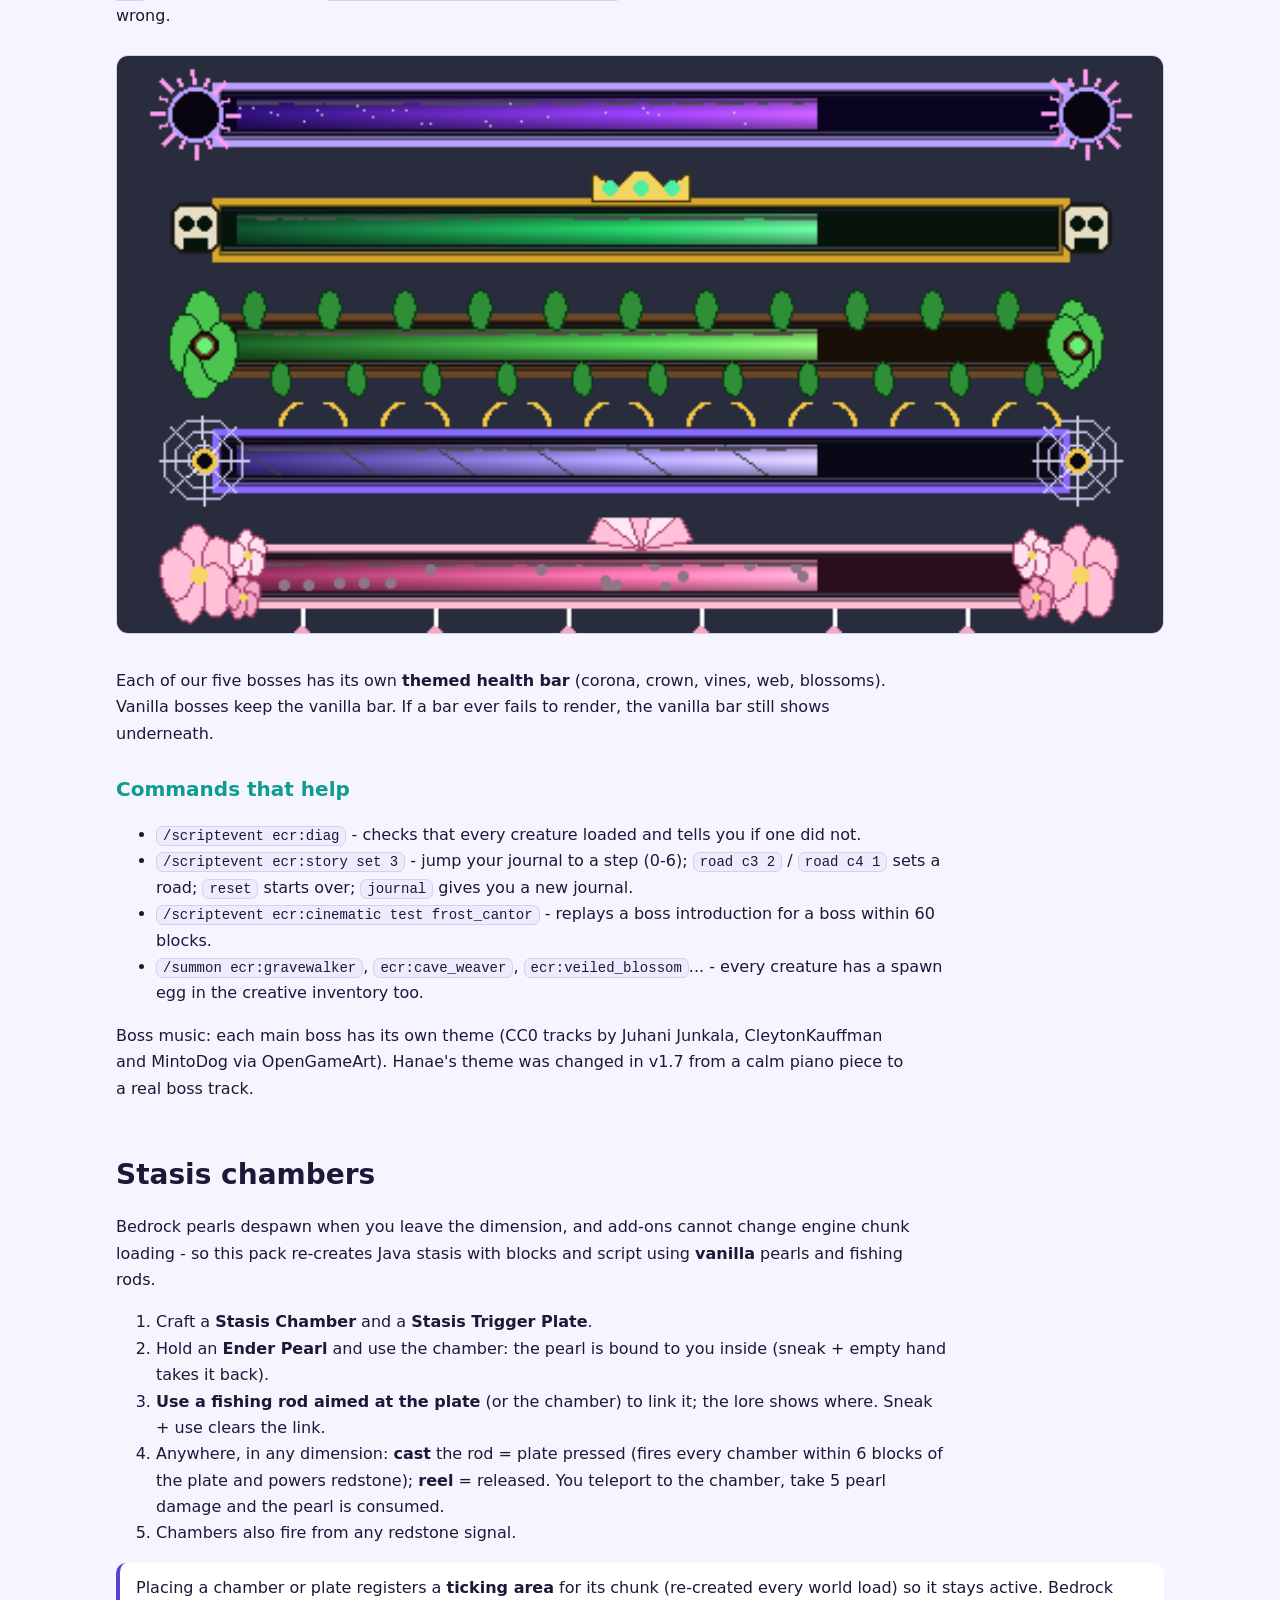
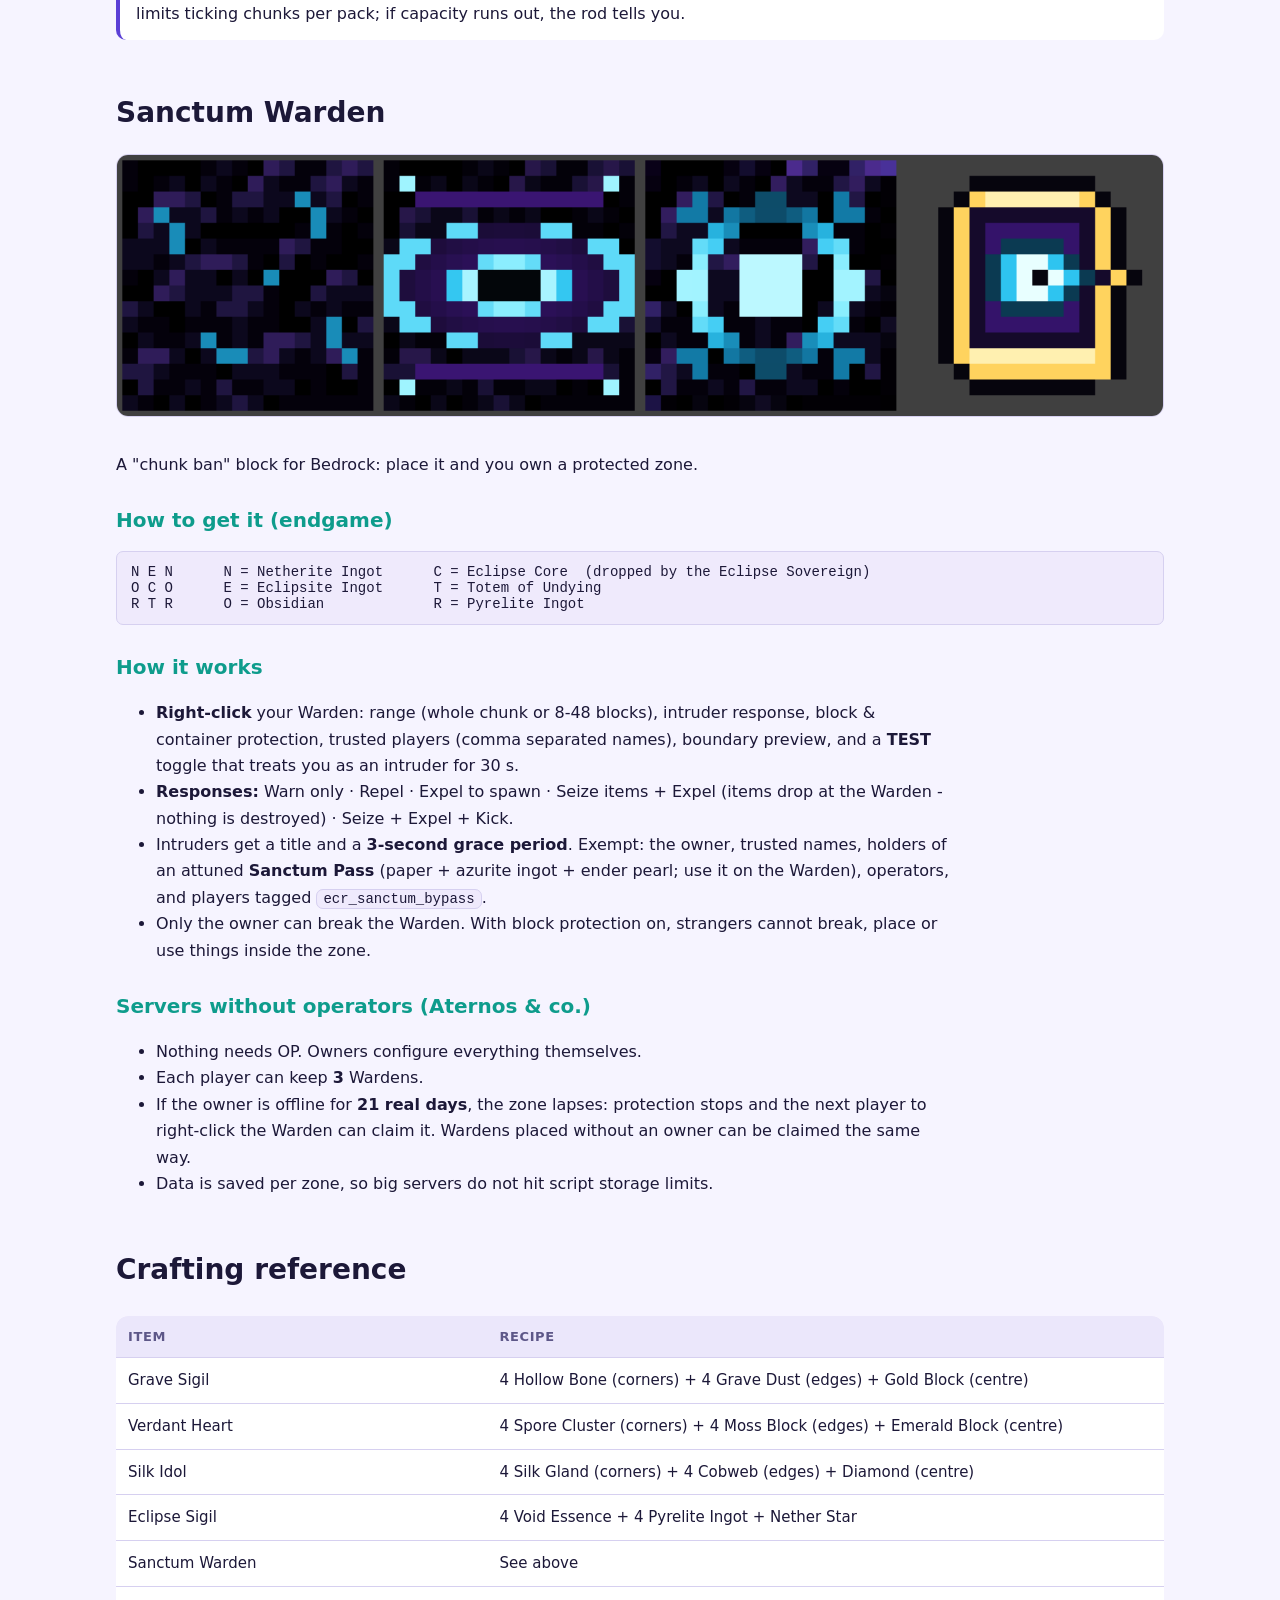
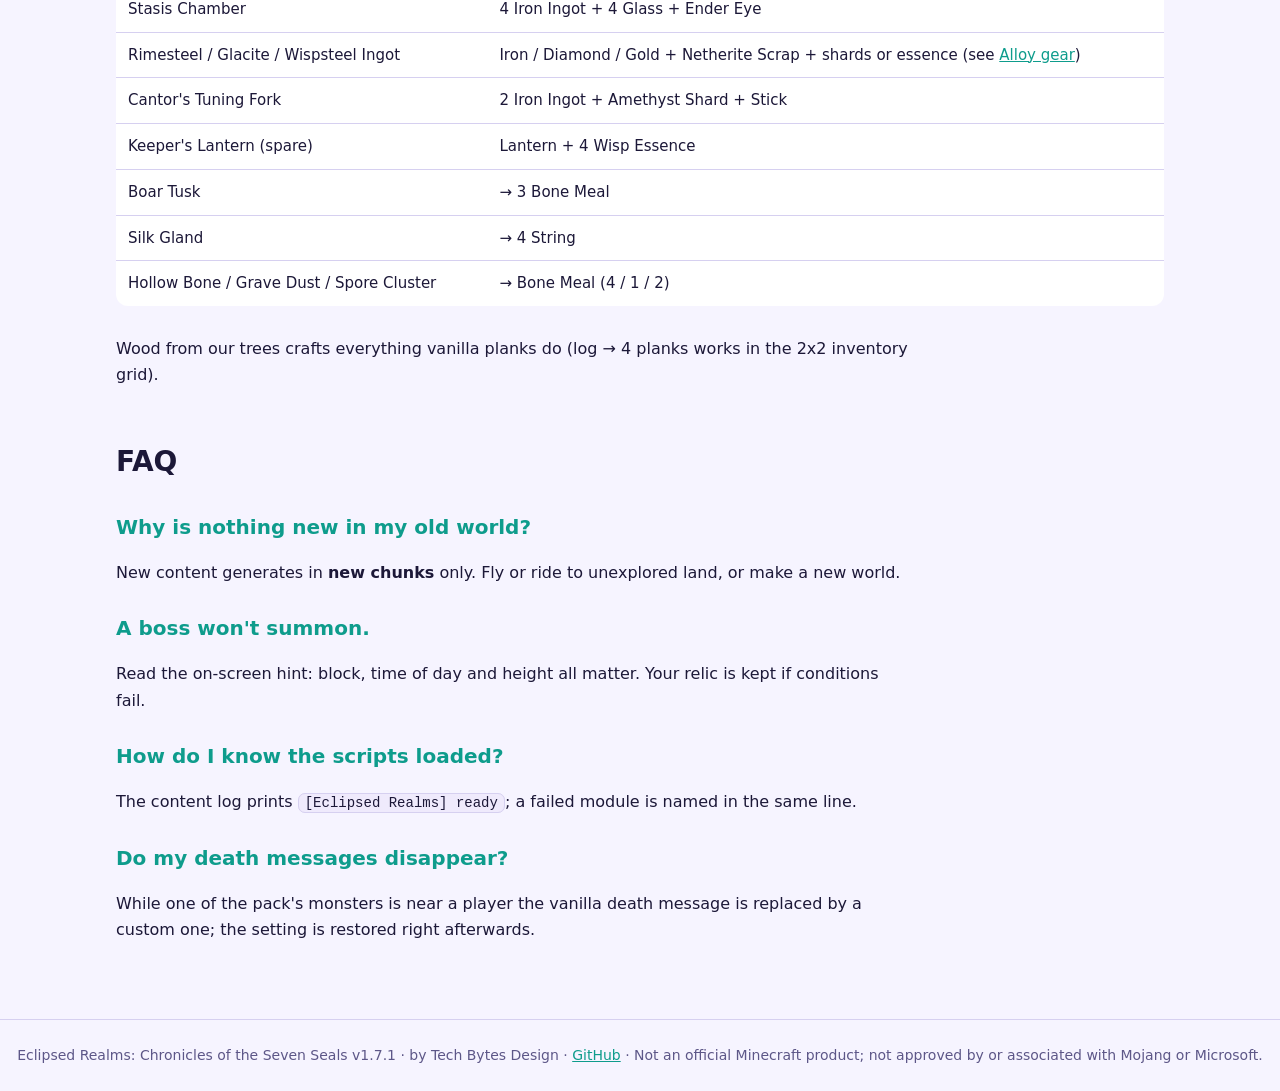
<file: docs/systems.html>
<!doctype html>
<html lang="en"><head><meta charset="utf-8"><meta name="viewport" content="width=device-width,initial-scale=1">
<title>Stasis Chambers, Sanctum &amp; Crafting - Eclipsed Realms</title>
<meta name="description" content="Eclipsed Realms: Chronicles of the Seven Seals - a story-driven adventure add-on for Minecraft Bedrock by Tech Bytes Design.">
<link rel="icon" href="img/icon_1024.png"><link rel="stylesheet" href="style.css"></head>
<body>
<header class="site"><div class="bar">
<a class="brand" href="index.html"><img src="img/icon_1024.png" alt=""><span>Eclipsed Realms <small>Chronicles of the Seven Seals</small></span></a>
<nav><a href="index.html">Home</a><a href="world.html">World & Survival</a><a href="adventure.html">Adventure</a><a href="creatures.html">Creatures</a><a href="lore.html">Lore</a><a href="systems.html" class=on>Systems</a><a href="changelog.html">Changelog</a></nav></div></header>
<main><h1>Systems &amp; Crafting</h1>
<p class="lead" style="color:var(--muted)">Pearl stasis chambers, the Sanctum Warden and a crafting cheat-sheet.</p>
<div class="toc"><a href="#journal">Wayfarer's Journal</a><a href="#bossbars">Boss bars &amp; intros</a><a href="#stasis">Stasis chambers</a><a href="#sanctum">Sanctum Warden</a><a href="#crafting">Crafting reference</a><a href="#faq">FAQ</a></div>

<h2 id="journal">Wayfarer's Journal &amp; boss bars <span class="tag new">new</span></h2>
<p>Every player receives the <strong>Wayfarer's Journal</strong> the first time they join. <strong>Use it</strong> to read your current clue, see progress (kills, offerings), present offerings and browse the <strong>lore pages</strong> you have unlocked. Progress is saved per player, so lost journals can be re-crafted (Book + Ink Sac + Pink Petals) without losing anything.</p>
<ul>
<li>Pages unlock with progress and by defeating great foes (each Hollow Lord, Hanae and the Eclipse Sovereign has a page).</li>
<li>Chapter I leads to <strong>The Veiled Blossom</strong>; Chapter II sends you to the <strong>Eclipse Sovereign</strong>.</li>
<li><strong>After the First Seal the story forks into roads.</strong> <em>Road III - The Silent Choir</em> (Verse Stones &rarr; Frozen Cathedral chimes &rarr; the Frost Cantor) opens at once; <em>Road IV - The Lantern in the Mire</em> (Wisp Essence &rarr; Drowned Chapel sconces &rarr; the Mire Lantern) opens when Road III is done. Each road has a button in the journal with its current clue, progress and a recommended kit. The Cantor's Tuning Fork appears in your pack when Road III opens. <em>Road V - The Cinder Bride</em> (Nether) opens after Road IV and <em>Road VI - The Ashen Groom</em> (Nether) after Road V; an <strong>Ember Compass</strong> (use it in the Nether) points to the place you need next.</li>
</ul>
<h2 id="bossbars">Boss bars &amp; introductions <span class="tag new">new</span></h2>
<img class="shot" src="img/bossbars_glyph.png" alt="Themed boss bars for all seven bosses">
<p>Each of the nine great bosses has a themed health bar. In v1.6 the bar is drawn from <strong>custom font glyphs on the action bar</strong>, which works on every client; the old JSON-UI overlay is still shipped on top of the vanilla bar in case your client honours it. <code>/scriptevent ecr:bossbar off</code> hides the action-bar bar.</p>
<p>The six <strong>main bosses</strong> (Veiled Blossom, Eclipse Sovereign, Frost Cantor, Mire Lantern, Cinder Bride, Ashen Groom) arrive in a <strong>camera-scripted introduction</strong>: the HUD hides, the camera orbits and closes in, the boss's name appears and the fight begins. Players nearby are protected and locked for the scene (about 10 seconds) and always released by a failsafe. <code>/scriptevent ecr:cinematic off</code> turns the scenes off; <code>/scriptevent ecr:cinematic release</code> frees you if anything ever goes wrong.</p>
<img class="shot" src="img/bossbars.png" alt="Boss health bars for the Eclipse Sovereign, Hollow King, Mosswood Colossus, Silkqueen and the Veiled Blossom">
<p>Each of our five bosses has its own <strong>themed health bar</strong> (corona, crown, vines, web, blossoms). Vanilla bosses keep the vanilla bar. If a bar ever fails to render, the vanilla bar still shows underneath.</p>

<h3>Commands that help</h3>
<ul>
<li><code>/scriptevent ecr:diag</code> - checks that every creature loaded and tells you if one did not.</li>
<li><code>/scriptevent ecr:story set 3</code> - jump your journal to a step (0-6); <code>road c3 2</code> / <code>road c4 1</code> sets a road; <code>reset</code> starts over; <code>journal</code> gives you a new journal.</li>
<li><code>/scriptevent ecr:cinematic test frost_cantor</code> - replays a boss introduction for a boss within 60 blocks.</li>
<li><code>/summon ecr:gravewalker</code>, <code>ecr:cave_weaver</code>, <code>ecr:veiled_blossom</code>... - every creature has a spawn egg in the creative inventory too.</li>
</ul>
<p>Boss music: each main boss has its own theme (CC0 tracks by Juhani Junkala, CleytonKauffman and MintoDog via OpenGameArt). Hanae's theme was changed in v1.7 from a calm piano piece to a real boss track.</p>

<h2 id="stasis">Stasis chambers</h2>
<p>Bedrock pearls despawn when you leave the dimension, and add-ons cannot change engine chunk loading - so this pack re-creates Java stasis with blocks and script using <strong>vanilla</strong> pearls and fishing rods.</p>
<ol class="steps">
<li>Craft a <strong>Stasis Chamber</strong> and a <strong>Stasis Trigger Plate</strong>.</li>
<li>Hold an <strong>Ender Pearl</strong> and use the chamber: the pearl is bound to you inside (sneak + empty hand takes it back).</li>
<li><strong>Use a fishing rod aimed at the plate</strong> (or the chamber) to link it; the lore shows where. Sneak + use clears the link.</li>
<li>Anywhere, in any dimension: <strong>cast</strong> the rod = plate pressed (fires every chamber within 6 blocks of the plate and powers redstone); <strong>reel</strong> = released. You teleport to the chamber, take 5 pearl damage and the pearl is consumed.</li>
<li>Chambers also fire from any redstone signal.</li>
</ol>
<div class="callout">Placing a chamber or plate registers a <strong>ticking area</strong> for its chunk (re-created every world load) so it stays active. Bedrock limits ticking chunks per pack; if capacity runs out, the rod tells you.</div>

<h2 id="sanctum">Sanctum Warden</h2>
<img class="shot" src="img/sanctum.png" alt="Sanctum Warden block">
<p>A "chunk ban" block for Bedrock: place it and you own a protected zone.</p>
<h3>How to get it (endgame)</h3>
<pre>N E N      N = Netherite Ingot      C = Eclipse Core  (dropped by the Eclipse Sovereign)
O C O      E = Eclipsite Ingot      T = Totem of Undying
R T R      O = Obsidian             R = Pyrelite Ingot</pre>
<h3>How it works</h3>
<ul>
<li><strong>Right-click</strong> your Warden: range (whole chunk or 8-48 blocks), intruder response, block &amp; container protection, trusted players (comma separated names), boundary preview, and a <strong>TEST</strong> toggle that treats you as an intruder for 30 s.</li>
<li><strong>Responses:</strong> Warn only &middot; Repel &middot; Expel to spawn &middot; Seize items + Expel (items drop at the Warden - nothing is destroyed) &middot; Seize + Expel + Kick.</li>
<li>Intruders get a title and a <strong>3-second grace period</strong>. Exempt: the owner, trusted names, holders of an attuned <strong>Sanctum Pass</strong> (paper + azurite ingot + ender pearl; use it on the Warden), operators, and players tagged <code>ecr_sanctum_bypass</code>.</li>
<li>Only the owner can break the Warden. With block protection on, strangers cannot break, place or use things inside the zone.</li>
</ul>
<h3>Servers without operators (Aternos &amp; co.)</h3>
<ul>
<li>Nothing needs OP. Owners configure everything themselves.</li>
<li>Each player can keep <strong>3</strong> Wardens.</li>
<li>If the owner is offline for <strong>21 real days</strong>, the zone lapses: protection stops and the next player to right-click the Warden can claim it. Wardens placed without an owner can be claimed the same way.</li>
<li>Data is saved per zone, so big servers do not hit script storage limits.</li>
</ul>

<h2 id="crafting">Crafting reference</h2>
<div class="tablewrap"><table>
<tr><th>Item</th><th>Recipe</th></tr>
<tr><td>Grave Sigil</td><td>4 Hollow Bone (corners) + 4 Grave Dust (edges) + Gold Block (centre)</td></tr>
<tr><td>Verdant Heart</td><td>4 Spore Cluster (corners) + 4 Moss Block (edges) + Emerald Block (centre)</td></tr>
<tr><td>Silk Idol</td><td>4 Silk Gland (corners) + 4 Cobweb (edges) + Diamond (centre)</td></tr>
<tr><td>Eclipse Sigil</td><td>4 Void Essence + 4 Pyrelite Ingot + Nether Star</td></tr>
<tr><td>Sanctum Warden</td><td>See above</td></tr>
<tr><td>Stasis Chamber</td><td>4 Iron Ingot + 4 Glass + Ender Eye</td></tr>
<tr><td>Rimesteel / Glacite / Wispsteel Ingot</td><td>Iron / Diamond / Gold + Netherite Scrap + shards or essence (see <a href="world.html#alloys">Alloy gear</a>)</td></tr>
<tr><td>Cantor's Tuning Fork</td><td>2 Iron Ingot + Amethyst Shard + Stick</td></tr>
<tr><td>Keeper's Lantern (spare)</td><td>Lantern + 4 Wisp Essence</td></tr>
<tr><td>Boar Tusk</td><td>&rarr; 3 Bone Meal</td></tr>
<tr><td>Silk Gland</td><td>&rarr; 4 String</td></tr>
<tr><td>Hollow Bone / Grave Dust / Spore Cluster</td><td>&rarr; Bone Meal (4 / 1 / 2)</td></tr>
</table></div>
<p>Wood from our trees crafts everything vanilla planks do (log &rarr; 4 planks works in the 2x2 inventory grid).</p>

<h2 id="faq">FAQ</h2>
<h3>Why is nothing new in my old world?</h3><p>New content generates in <strong>new chunks</strong> only. Fly or ride to unexplored land, or make a new world.</p>
<h3>A boss won't summon.</h3><p>Read the on-screen hint: block, time of day and height all matter. Your relic is kept if conditions fail.</p>
<h3>How do I know the scripts loaded?</h3><p>The content log prints <code>[Eclipsed Realms] ready</code>; a failed module is named in the same line.</p>
<h3>Do my death messages disappear?</h3><p>While one of the pack's monsters is near a player the vanilla death message is replaced by a custom one; the setting is restored right afterwards.</p>
</main>
<footer>Eclipsed Realms: Chronicles of the Seven Seals v1.7.1 &middot; by Tech Bytes Design &middot; <a href="https://github.com/MirFaizan06/SurvivalPP">GitHub</a> &middot;
Not an official Minecraft product; not approved by or associated with Mojang or Microsoft.</footer>
</body></html>
</file>
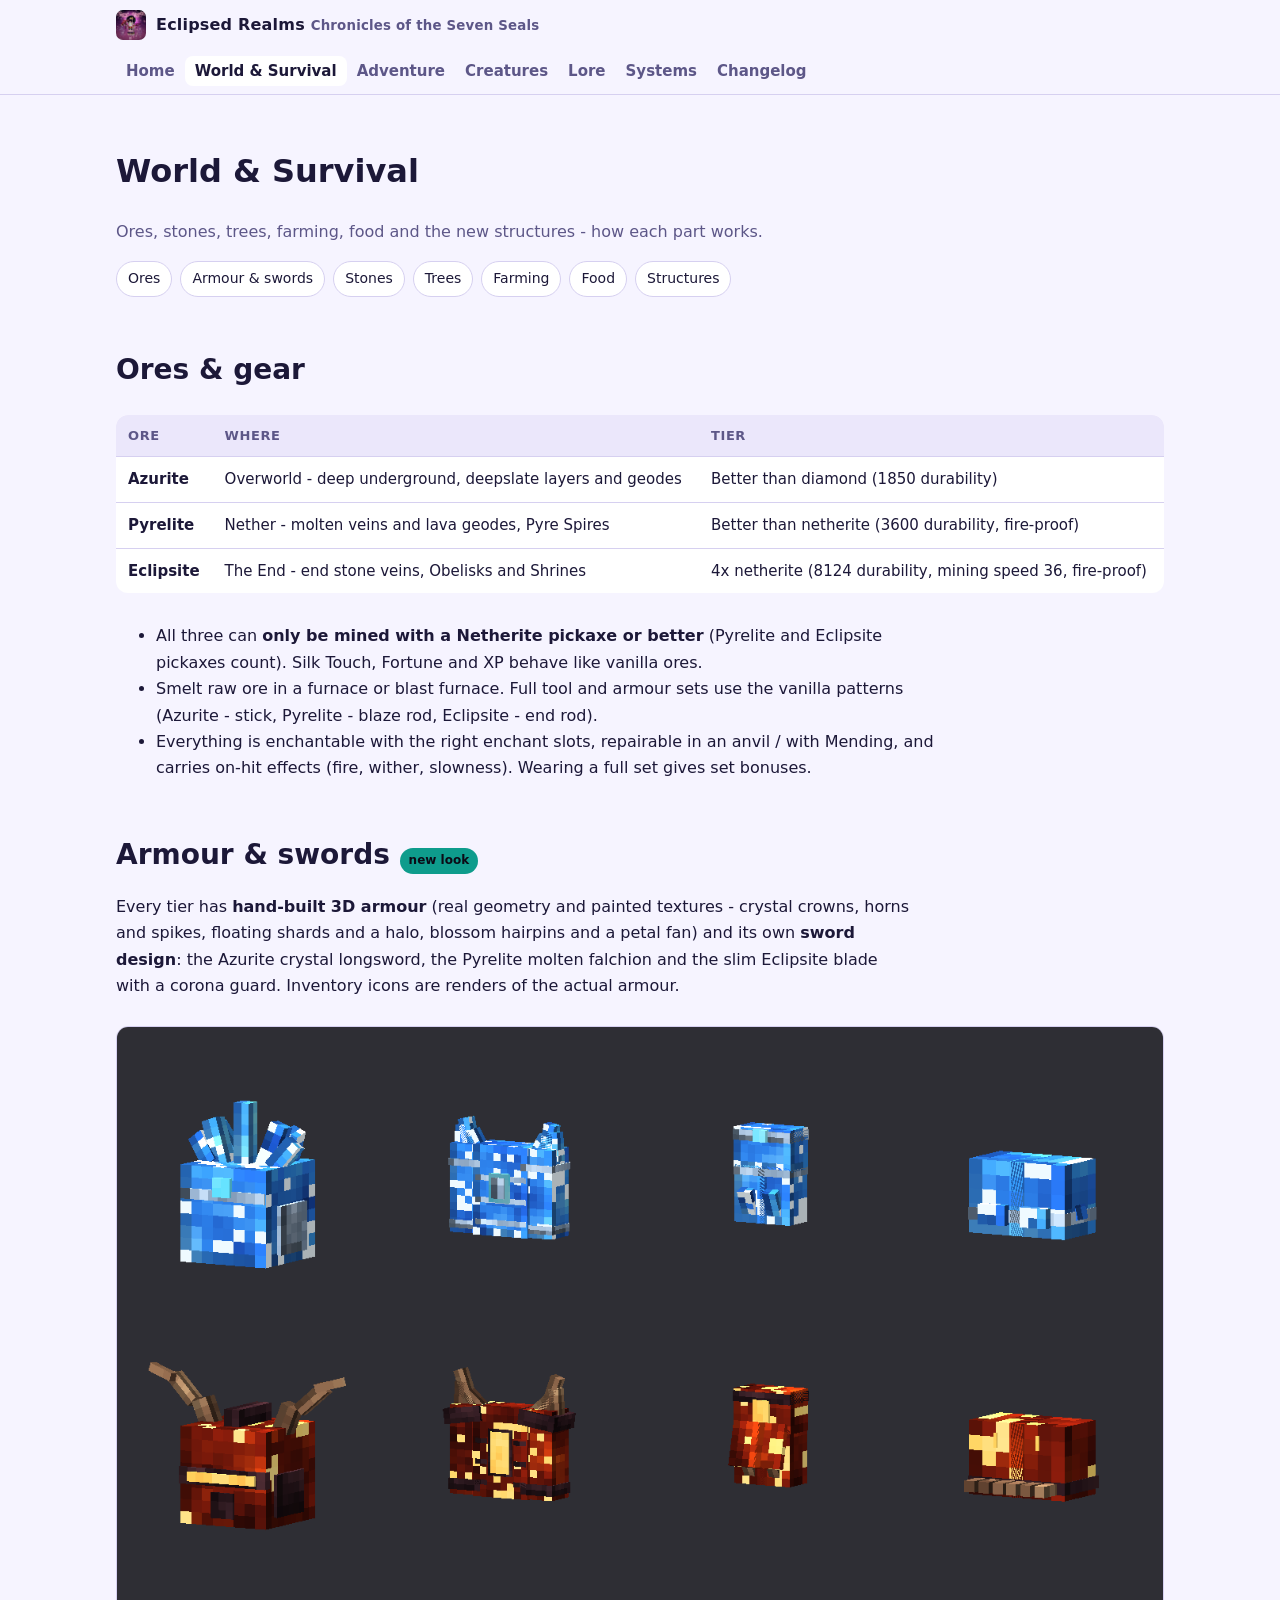
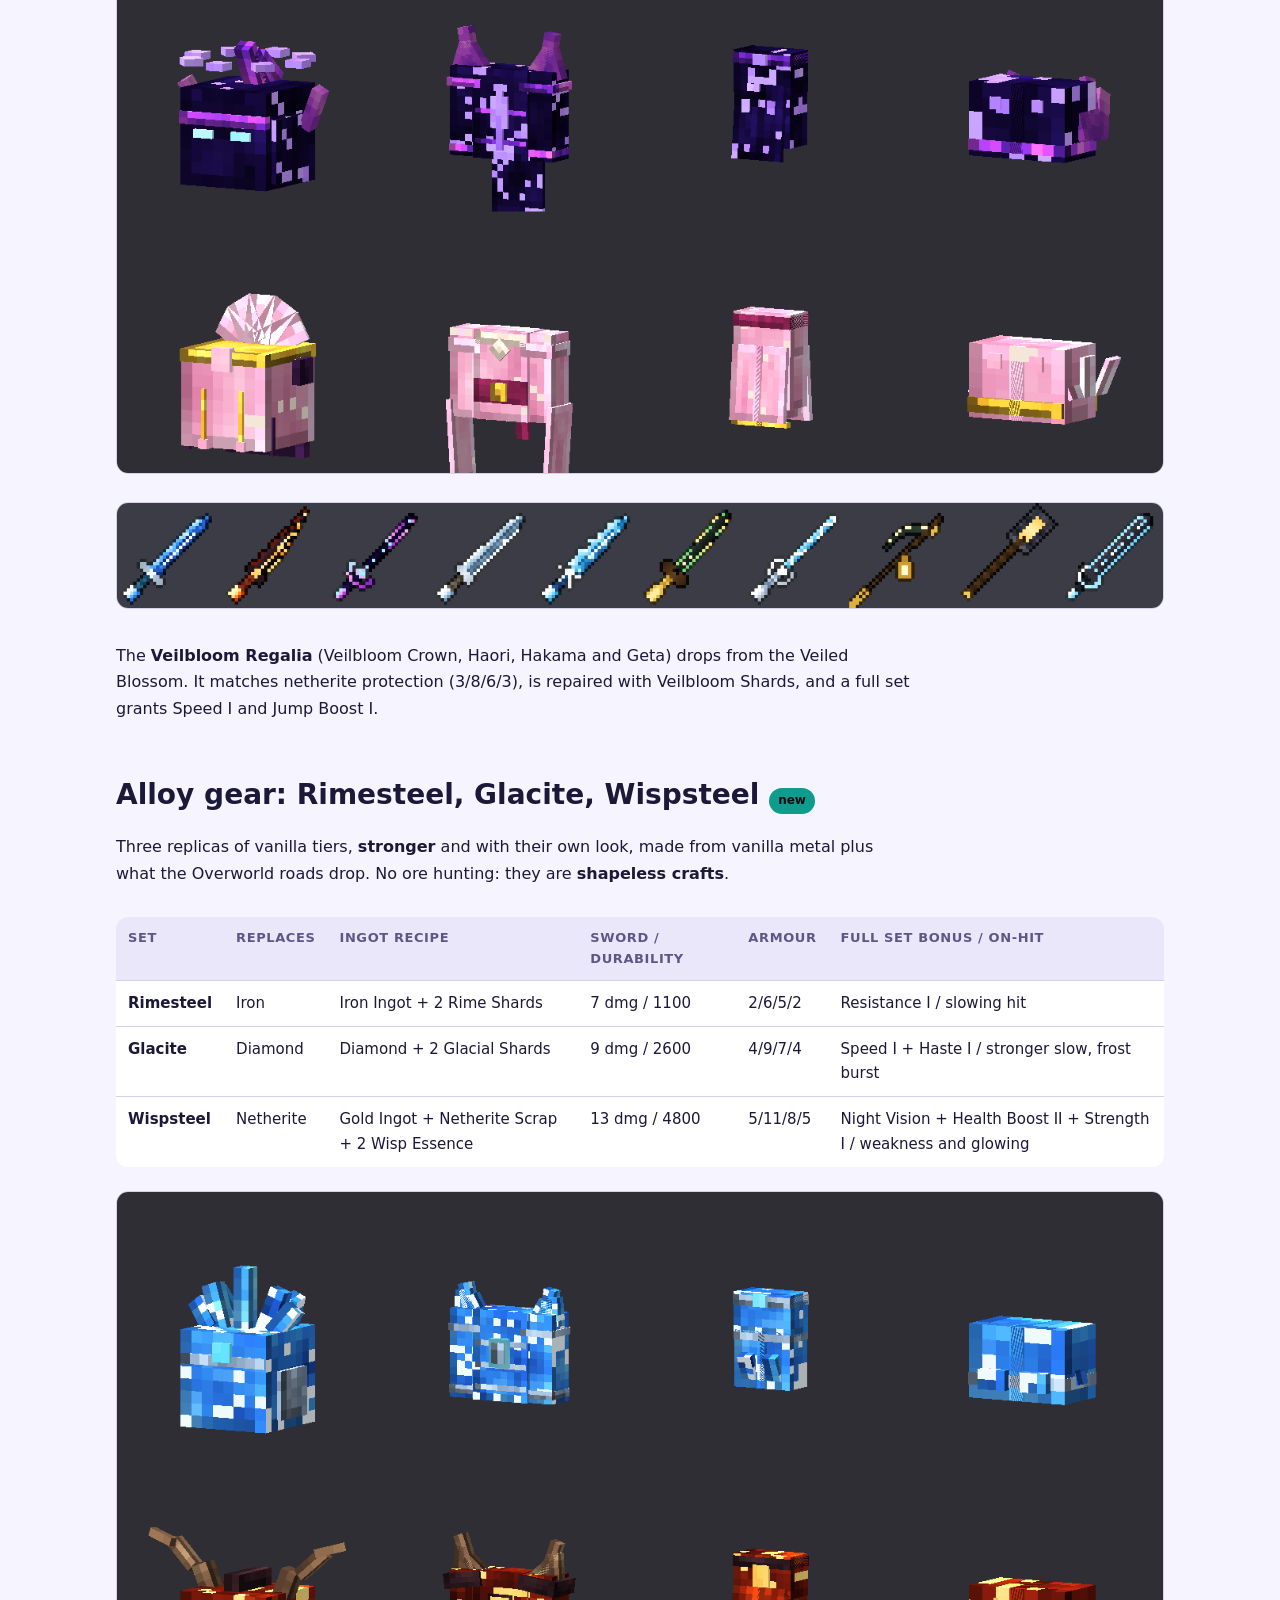
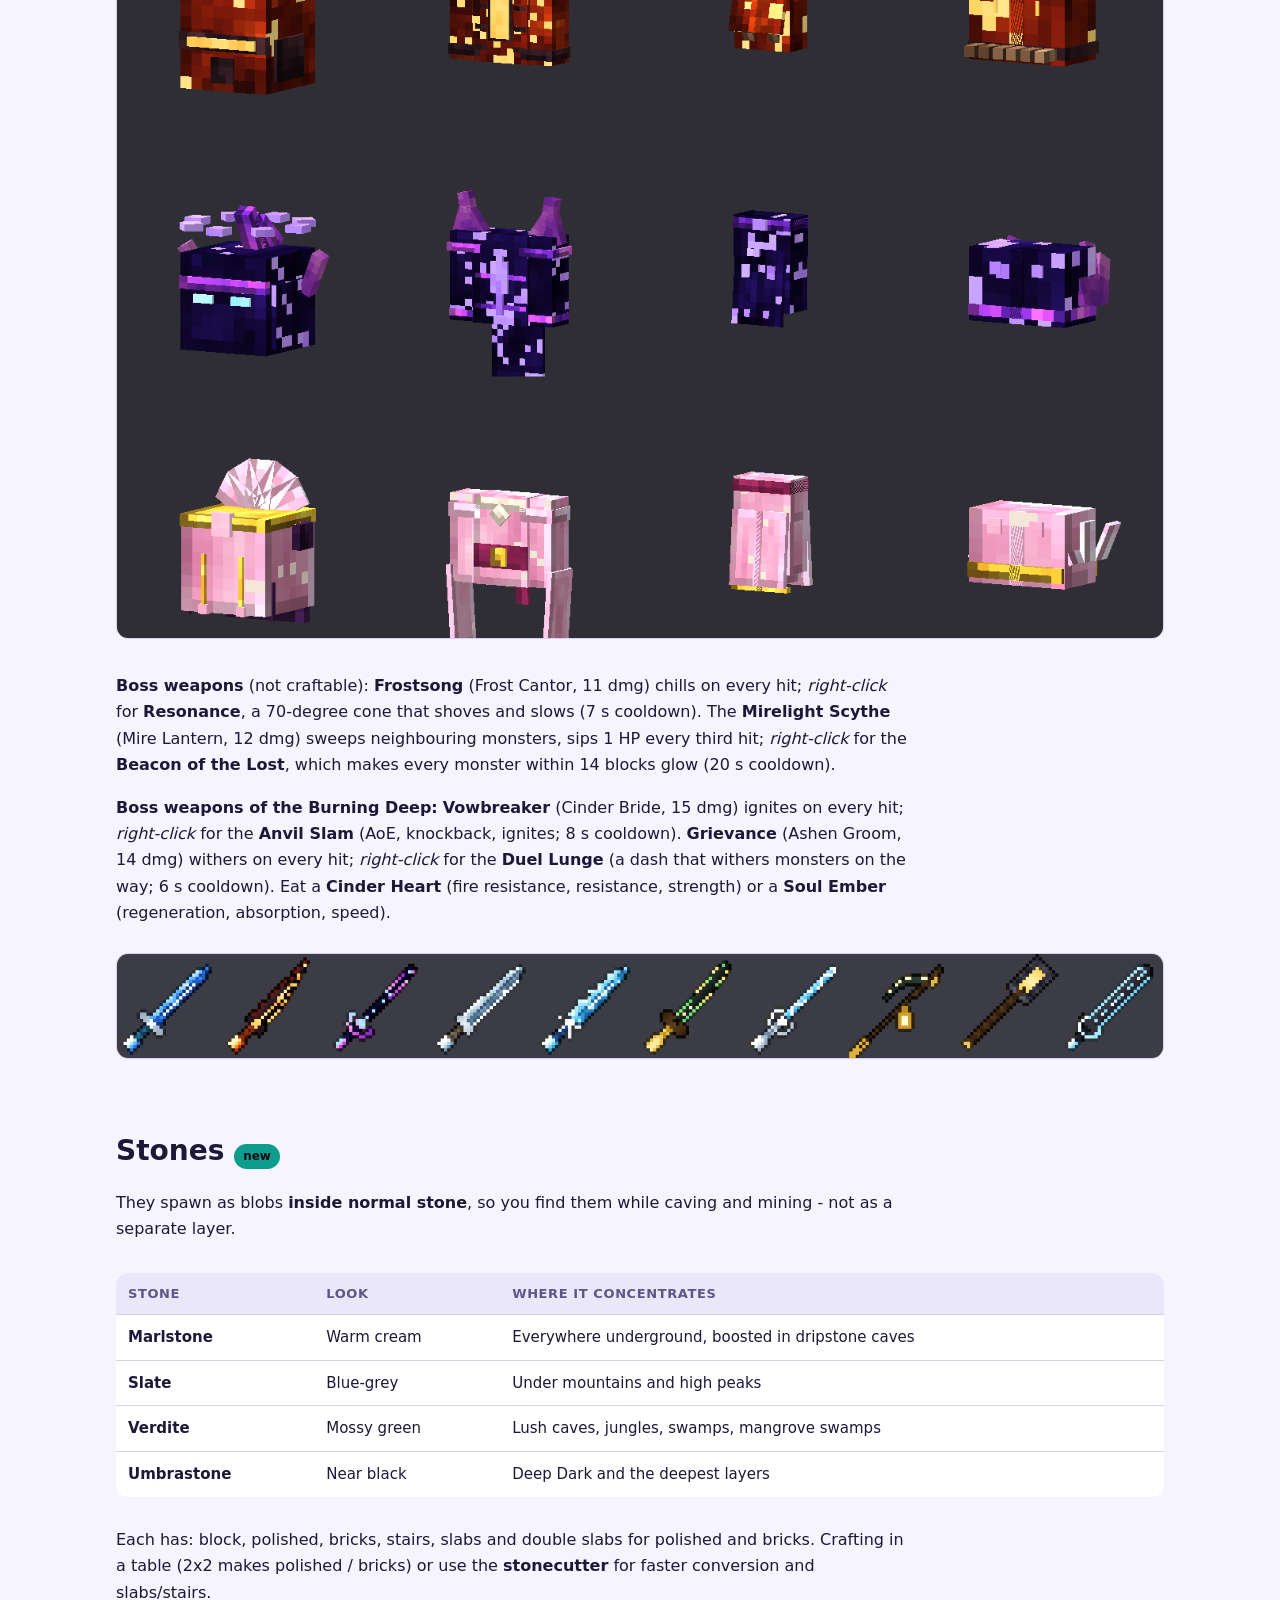
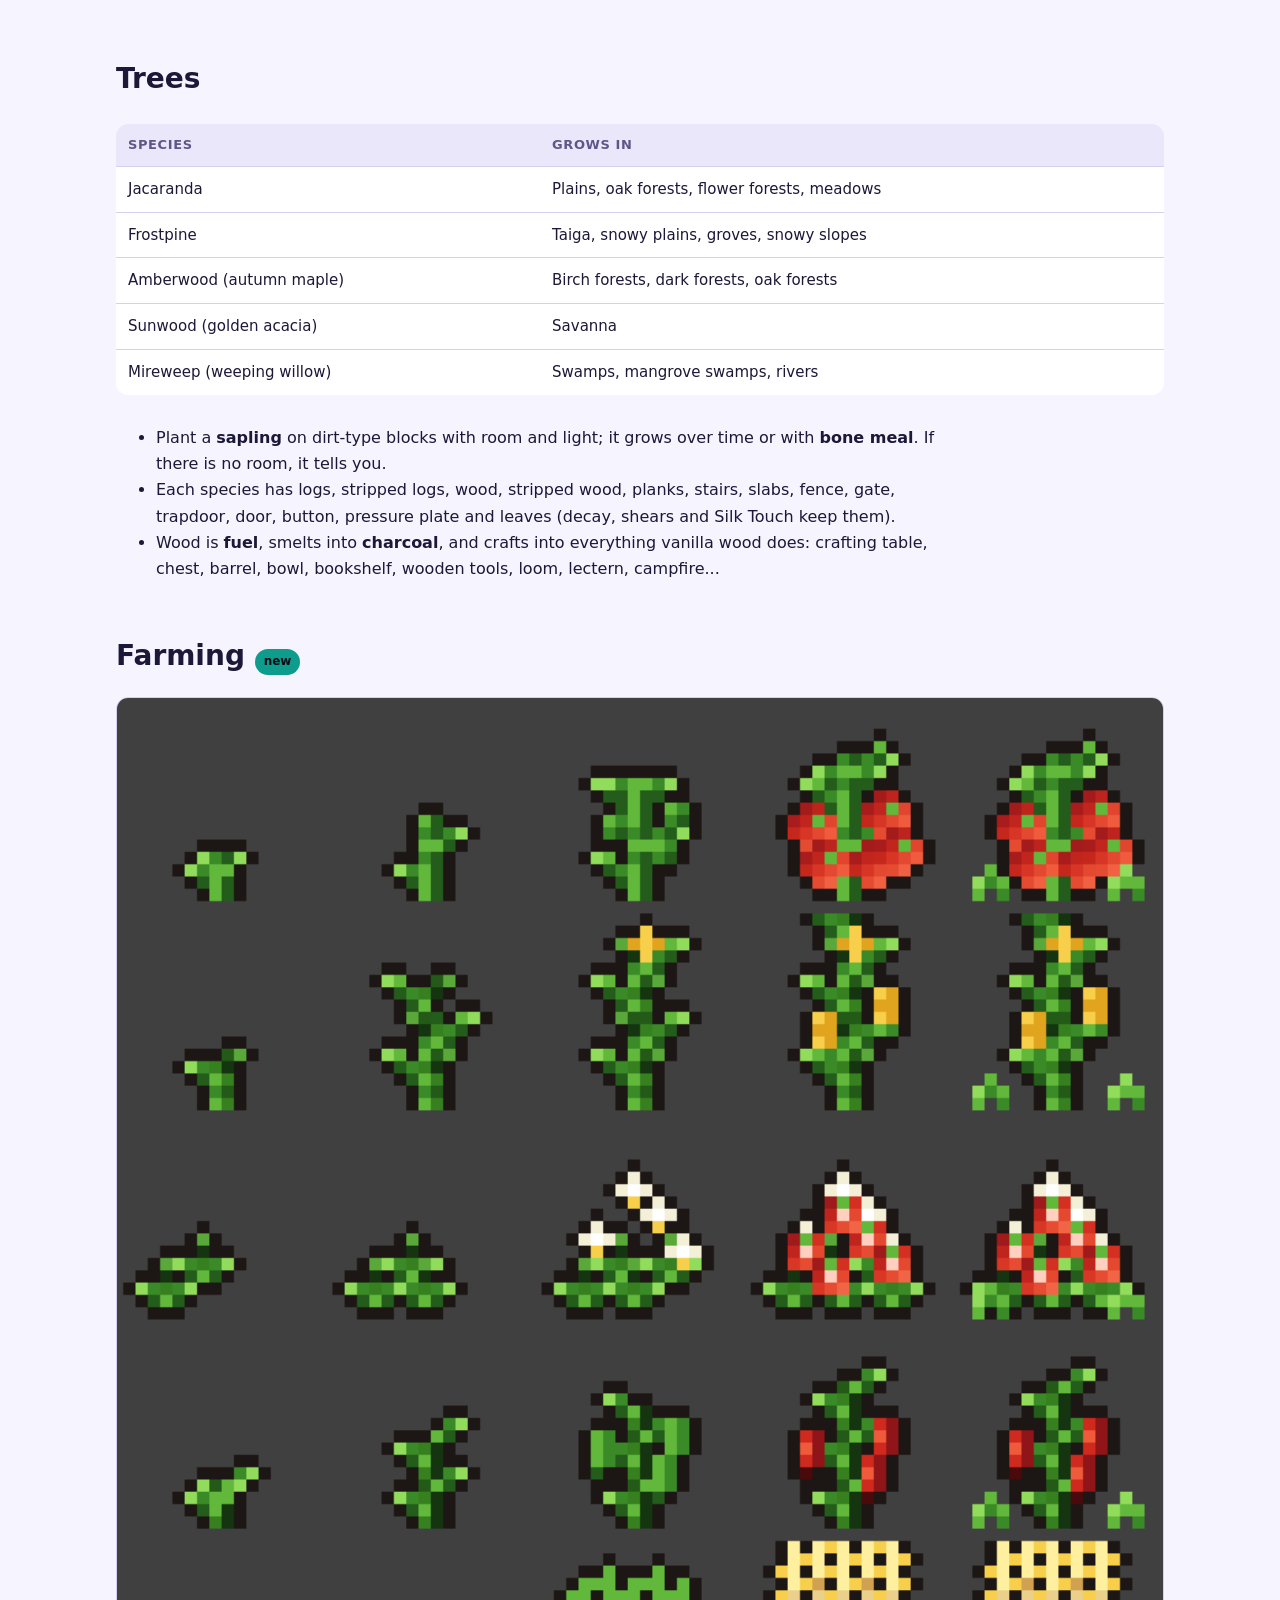
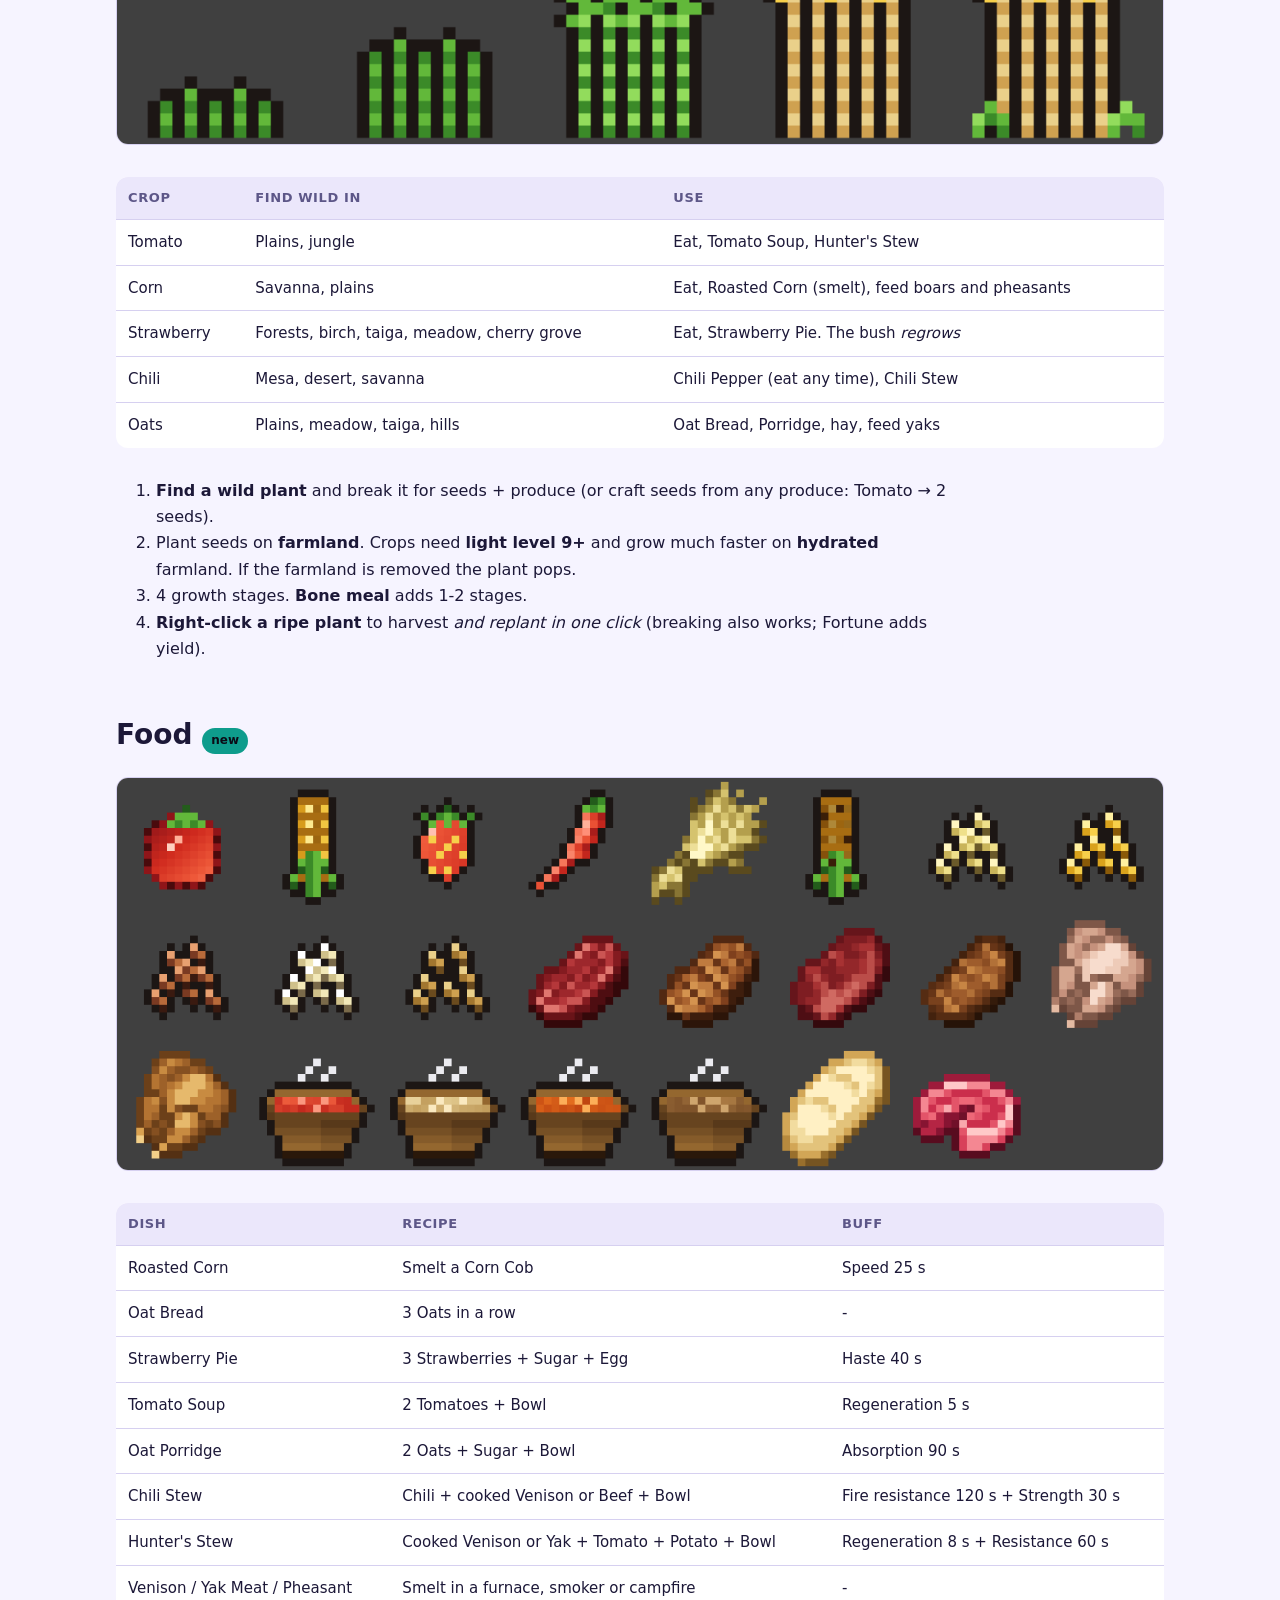
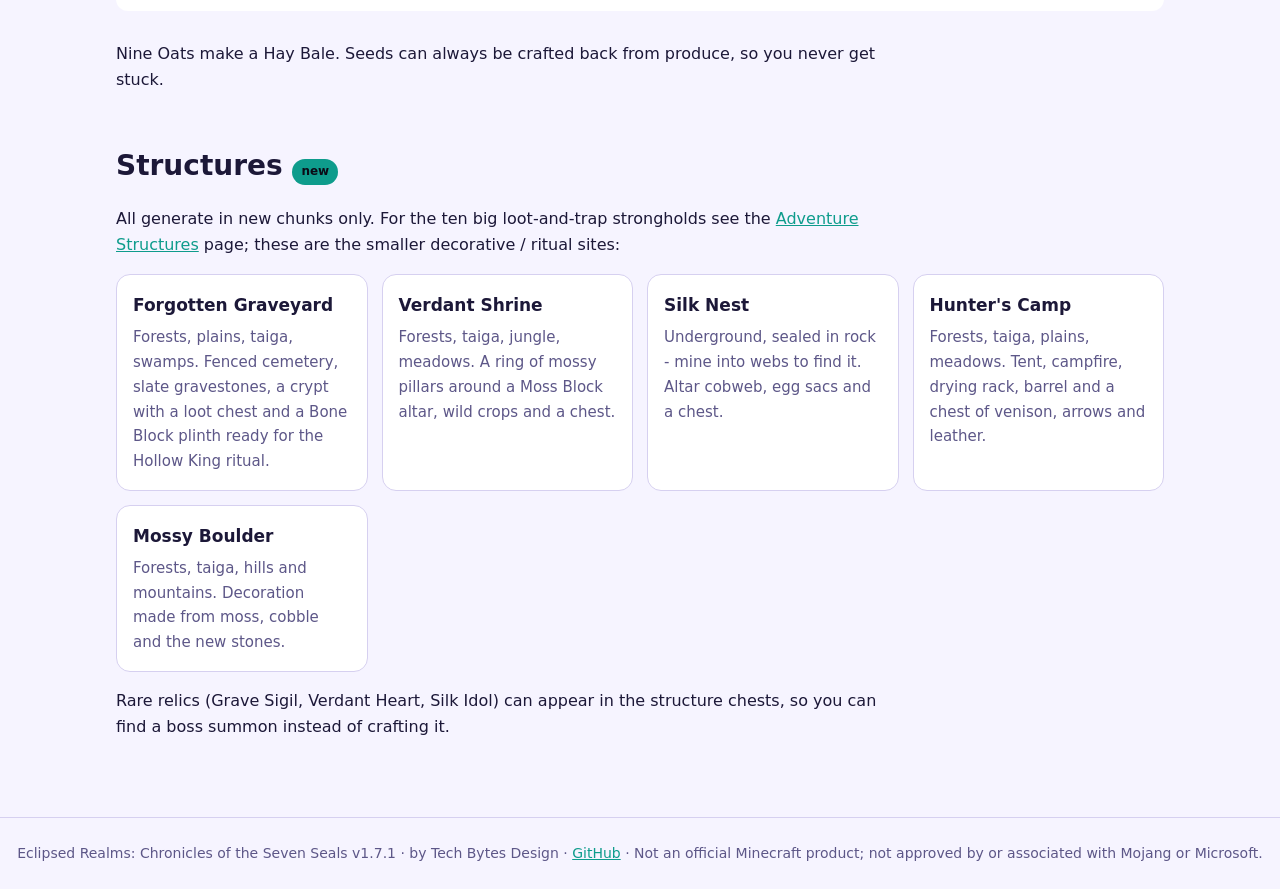
<file: docs/world.html>
<!doctype html>
<html lang="en"><head><meta charset="utf-8"><meta name="viewport" content="width=device-width,initial-scale=1">
<title>World &amp; Survival - Eclipsed Realms</title>
<meta name="description" content="Eclipsed Realms: Chronicles of the Seven Seals - a story-driven adventure add-on for Minecraft Bedrock by Tech Bytes Design.">
<link rel="icon" href="img/icon_1024.png"><link rel="stylesheet" href="style.css"></head>
<body>
<header class="site"><div class="bar">
<a class="brand" href="index.html"><img src="img/icon_1024.png" alt=""><span>Eclipsed Realms <small>Chronicles of the Seven Seals</small></span></a>
<nav><a href="index.html">Home</a><a href="world.html" class=on>World & Survival</a><a href="adventure.html">Adventure</a><a href="creatures.html">Creatures</a><a href="lore.html">Lore</a><a href="systems.html">Systems</a><a href="changelog.html">Changelog</a></nav></div></header>
<main><h1>World &amp; Survival</h1>
<p class="lead" style="color:var(--muted)">Ores, stones, trees, farming, food and the new structures - how each part works.</p>
<div class="toc"><a href="#ores">Ores</a><a href="#gear">Armour &amp; swords</a><a href="#stones">Stones</a><a href="#trees">Trees</a><a href="#farming">Farming</a><a href="#food">Food</a><a href="#structures">Structures</a></div>

<h2 id="ores">Ores &amp; gear</h2>
<div class="tablewrap"><table>
<tr><th>Ore</th><th>Where</th><th>Tier</th></tr>
<tr><td><strong>Azurite</strong></td><td>Overworld - deep underground, deepslate layers and geodes</td><td>Better than diamond (1850 durability)</td></tr>
<tr><td><strong>Pyrelite</strong></td><td>Nether - molten veins and lava geodes, Pyre Spires</td><td>Better than netherite (3600 durability, fire-proof)</td></tr>
<tr><td><strong>Eclipsite</strong></td><td>The End - end stone veins, Obelisks and Shrines</td><td>4x netherite (8124 durability, mining speed 36, fire-proof)</td></tr>
</table></div>
<ul>
<li>All three can <strong>only be mined with a Netherite pickaxe or better</strong> (Pyrelite and Eclipsite pickaxes count). Silk Touch, Fortune and XP behave like vanilla ores.</li>
<li>Smelt raw ore in a furnace or blast furnace. Full tool and armour sets use the vanilla patterns (Azurite - stick, Pyrelite - blaze rod, Eclipsite - end rod).</li>
<li>Everything is enchantable with the right enchant slots, repairable in an anvil / with Mending, and carries on-hit effects (fire, wither, slowness). Wearing a full set gives set bonuses.</li>
</ul>

<h2 id="gear">Armour &amp; swords <span class="tag new">new look</span></h2>
<p>Every tier has <strong>hand-built 3D armour</strong> (real geometry and painted textures - crystal crowns, horns and spikes, floating shards and a halo, blossom hairpins and a petal fan) and its own <strong>sword design</strong>: the Azurite crystal longsword, the Pyrelite molten falchion and the slim Eclipsite blade with a corona guard. Inventory icons are renders of the actual armour.</p>
<img class="shot" src="img/armor_all.png" alt="Armour: Azurite, Pyrelite, Eclipsite, Veilbloom">
<img class="shot" src="img/swords.png" alt="Azurite, Pyrelite and Eclipsite swords">
<p>The <strong>Veilbloom Regalia</strong> (Veilbloom Crown, Haori, Hakama and Geta) drops from the Veiled Blossom. It matches netherite protection (3/8/6/3), is repaired with Veilbloom Shards, and a full set grants Speed I and Jump Boost I.</p>

<h2 id="alloys">Alloy gear: Rimesteel, Glacite, Wispsteel <span class="tag new">new</span></h2>
<p>Three replicas of vanilla tiers, <strong>stronger</strong> and with their own look, made from vanilla metal plus what the Overworld roads drop. No ore hunting: they are <strong>shapeless crafts</strong>.</p>
<div class="tablewrap"><table>
<tr><th>Set</th><th>Replaces</th><th>Ingot recipe</th><th>Sword / durability</th><th>Armour</th><th>Full set bonus / on-hit</th></tr>
<tr><td><strong>Rimesteel</strong></td><td>Iron</td><td>Iron Ingot + 2 Rime Shards</td><td>7 dmg / 1100</td><td>2/6/5/2</td><td>Resistance I / slowing hit</td></tr>
<tr><td><strong>Glacite</strong></td><td>Diamond</td><td>Diamond + 2 Glacial Shards</td><td>9 dmg / 2600</td><td>4/9/7/4</td><td>Speed I + Haste I / stronger slow, frost burst</td></tr>
<tr><td><strong>Wispsteel</strong></td><td>Netherite</td><td>Gold Ingot + Netherite Scrap + 2 Wisp Essence</td><td>13 dmg / 4800</td><td>5/11/8/5</td><td>Night Vision + Health Boost II + Strength I / weakness and glowing</td></tr>
</table></div>
<img class="shot" src="img/armor_all.png" alt="All armour, including Rimesteel, Glacite and Wispsteel">
<p><strong>Boss weapons</strong> (not craftable): <strong>Frostsong</strong> (Frost Cantor, 11 dmg) chills on every hit; <em>right-click</em> for <strong>Resonance</strong>, a 70-degree cone that shoves and slows (7 s cooldown). The <strong>Mirelight Scythe</strong> (Mire Lantern, 12 dmg) sweeps neighbouring monsters, sips 1 HP every third hit; <em>right-click</em> for the <strong>Beacon of the Lost</strong>, which makes every monster within 14 blocks glow (20 s cooldown).</p>

<p><strong>Boss weapons of the Burning Deep:</strong> <strong>Vowbreaker</strong> (Cinder Bride, 15 dmg) ignites on every hit; <em>right-click</em> for the <strong>Anvil Slam</strong> (AoE, knockback, ignites; 8 s cooldown). <strong>Grievance</strong> (Ashen Groom, 14 dmg) withers on every hit; <em>right-click</em> for the <strong>Duel Lunge</strong> (a dash that withers monsters on the way; 6 s cooldown). Eat a <strong>Cinder Heart</strong> (fire resistance, resistance, strength) or a <strong>Soul Ember</strong> (regeneration, absorption, speed).</p>
<img class="shot" src="img/swords.png" alt="All custom swords and boss weapons">

<h2 id="stones">Stones <span class="tag new">new</span></h2>
<p>They spawn as blobs <strong>inside normal stone</strong>, so you find them while caving and mining - not as a separate layer.</p>
<div class="tablewrap"><table>
<tr><th>Stone</th><th>Look</th><th>Where it concentrates</th></tr>
<tr><td><strong>Marlstone</strong></td><td>Warm cream</td><td>Everywhere underground, boosted in dripstone caves</td></tr>
<tr><td><strong>Slate</strong></td><td>Blue-grey</td><td>Under mountains and high peaks</td></tr>
<tr><td><strong>Verdite</strong></td><td>Mossy green</td><td>Lush caves, jungles, swamps, mangrove swamps</td></tr>
<tr><td><strong>Umbrastone</strong></td><td>Near black</td><td>Deep Dark and the deepest layers</td></tr>
</table></div>
<p>Each has: block, polished, bricks, stairs, slabs and double slabs for polished and bricks. Crafting in a table (2x2 makes polished / bricks) or use the <strong>stonecutter</strong> for faster conversion and slabs/stairs.</p>

<h2 id="trees">Trees</h2>
<div class="tablewrap"><table>
<tr><th>Species</th><th>Grows in</th></tr>
<tr><td>Jacaranda</td><td>Plains, oak forests, flower forests, meadows</td></tr>
<tr><td>Frostpine</td><td>Taiga, snowy plains, groves, snowy slopes</td></tr>
<tr><td>Amberwood (autumn maple)</td><td>Birch forests, dark forests, oak forests</td></tr>
<tr><td>Sunwood (golden acacia)</td><td>Savanna</td></tr>
<tr><td>Mireweep (weeping willow)</td><td>Swamps, mangrove swamps, rivers</td></tr>
</table></div>
<ul>
<li>Plant a <strong>sapling</strong> on dirt-type blocks with room and light; it grows over time or with <strong>bone meal</strong>. If there is no room, it tells you.</li>
<li>Each species has logs, stripped logs, wood, stripped wood, planks, stairs, slabs, fence, gate, trapdoor, door, button, pressure plate and leaves (decay, shears and Silk Touch keep them).</li>
<li>Wood is <strong>fuel</strong>, smelts into <strong>charcoal</strong>, and crafts into everything vanilla wood does: crafting table, chest, barrel, bowl, bookshelf, wooden tools, loom, lectern, campfire...</li>
</ul>

<h2 id="farming">Farming <span class="tag new">new</span></h2>
<img class="shot" src="img/crop_stages.png" alt="Crop growth stages (redrawn in v1.6: muted vanilla-style sprites)">
<div class="tablewrap"><table>
<tr><th>Crop</th><th>Find wild in</th><th>Use</th></tr>
<tr><td>Tomato</td><td>Plains, jungle</td><td>Eat, Tomato Soup, Hunter's Stew</td></tr>
<tr><td>Corn</td><td>Savanna, plains</td><td>Eat, Roasted Corn (smelt), feed boars and pheasants</td></tr>
<tr><td>Strawberry</td><td>Forests, birch, taiga, meadow, cherry grove</td><td>Eat, Strawberry Pie. The bush <em>regrows</em></td></tr>
<tr><td>Chili</td><td>Mesa, desert, savanna</td><td>Chili Pepper (eat any time), Chili Stew</td></tr>
<tr><td>Oats</td><td>Plains, meadow, taiga, hills</td><td>Oat Bread, Porridge, hay, feed yaks</td></tr>
</table></div>
<ol class="steps">
<li><strong>Find a wild plant</strong> and break it for seeds + produce (or craft seeds from any produce: Tomato &rarr; 2 seeds).</li>
<li>Plant seeds on <strong>farmland</strong>. Crops need <strong>light level 9+</strong> and grow much faster on <strong>hydrated</strong> farmland. If the farmland is removed the plant pops.</li>
<li>4 growth stages. <strong>Bone meal</strong> adds 1-2 stages.</li>
<li><strong>Right-click a ripe plant</strong> to harvest <em>and replant in one click</em> (breaking also works; Fortune adds yield).</li>
</ol>

<h2 id="food">Food <span class="tag new">new</span></h2>
<img class="shot" src="img/food_items.png" alt="Foods">
<div class="tablewrap"><table>
<tr><th>Dish</th><th>Recipe</th><th>Buff</th></tr>
<tr><td>Roasted Corn</td><td>Smelt a Corn Cob</td><td>Speed 25 s</td></tr>
<tr><td>Oat Bread</td><td>3 Oats in a row</td><td>-</td></tr>
<tr><td>Strawberry Pie</td><td>3 Strawberries + Sugar + Egg</td><td>Haste 40 s</td></tr>
<tr><td>Tomato Soup</td><td>2 Tomatoes + Bowl</td><td>Regeneration 5 s</td></tr>
<tr><td>Oat Porridge</td><td>2 Oats + Sugar + Bowl</td><td>Absorption 90 s</td></tr>
<tr><td>Chili Stew</td><td>Chili + cooked Venison or Beef + Bowl</td><td>Fire resistance 120 s + Strength 30 s</td></tr>
<tr><td>Hunter's Stew</td><td>Cooked Venison or Yak + Tomato + Potato + Bowl</td><td>Regeneration 8 s + Resistance 60 s</td></tr>
<tr><td>Venison / Yak Meat / Pheasant</td><td>Smelt in a furnace, smoker or campfire</td><td>-</td></tr>
</table></div>
<p>Nine Oats make a Hay Bale. Seeds can always be crafted back from produce, so you never get stuck.</p>

<h2 id="structures">Structures <span class="tag new">new</span></h2>
<p>All generate in new chunks only. For the ten big loot-and-trap strongholds see the <a href="adventure.html">Adventure Structures</a> page; these are the smaller decorative / ritual sites:</p>
<div class="grid">
<div class="card"><h4>Forgotten Graveyard</h4><p>Forests, plains, taiga, swamps. Fenced cemetery, slate gravestones, a crypt with a loot chest and a Bone Block plinth ready for the Hollow King ritual.</p></div>
<div class="card"><h4>Verdant Shrine</h4><p>Forests, taiga, jungle, meadows. A ring of mossy pillars around a Moss Block altar, wild crops and a chest.</p></div>
<div class="card"><h4>Silk Nest</h4><p>Underground, sealed in rock - mine into webs to find it. Altar cobweb, egg sacs and a chest.</p></div>
<div class="card"><h4>Hunter's Camp</h4><p>Forests, taiga, plains, meadows. Tent, campfire, drying rack, barrel and a chest of venison, arrows and leather.</p></div>
<div class="card"><h4>Mossy Boulder</h4><p>Forests, taiga, hills and mountains. Decoration made from moss, cobble and the new stones.</p></div>
</div>
<p>Rare relics (Grave Sigil, Verdant Heart, Silk Idol) can appear in the structure chests, so you can find a boss summon instead of crafting it.</p>
</main>
<footer>Eclipsed Realms: Chronicles of the Seven Seals v1.7.1 &middot; by Tech Bytes Design &middot; <a href="https://github.com/MirFaizan06/SurvivalPP">GitHub</a> &middot;
Not an official Minecraft product; not approved by or associated with Mojang or Microsoft.</footer>
</body></html>
</file>
<file: docs/style.css>
:root {
  --bg: #0d0b16; --bg2: #151226; --card: #1a1730; --line: #2c2750; --text: #e9e6f7; --muted: #a29cc4;
  --accent: #8a6cff; --accent2: #3ad6c4; --warn: #ffb347; --code: #120f22;
}
@media (prefers-color-scheme: light) {
  :root:not([data-theme="dark"]) {
    --bg: #f6f4ff; --bg2: #ebe7fb; --card: #ffffff; --line: #d6d0f0; --text: #1c1838; --muted: #5d5788;
    --accent: #5b3fd6; --accent2: #0e9c8c; --warn: #b5640a; --code: #efeafc;
  }
}
* { box-sizing: border-box; }
html { scroll-behavior: smooth; }
body { margin: 0; background: radial-gradient(1200px 600px at 70% -10%, #2a1f5c55, transparent), var(--bg); color: var(--text);
  font: 16px/1.65 system-ui, -apple-system, "Segoe UI", Roboto, sans-serif; }
a { color: var(--accent2); }
header.site { position: sticky; top: 0; z-index: 10; background: color-mix(in srgb, var(--bg) 88%, transparent); backdrop-filter: blur(8px);
  border-bottom: 1px solid var(--line); }
.bar { max-width: 1080px; margin: 0 auto; padding: 10px 16px; display: flex; align-items: center; gap: 18px; flex-wrap: wrap; }
.brand { font-weight: 800; letter-spacing: .2px; color: var(--text); text-decoration: none; display: flex; gap: 10px; align-items: center; }
.brand img { width: 30px; height: 30px; border-radius: 7px; }
.brand small { color: var(--muted); font-weight: 600; }
nav a { color: var(--muted); text-decoration: none; padding: 6px 10px; border-radius: 8px; font-weight: 600; font-size: 15px; }
nav a:hover, nav a.on { color: var(--text); background: var(--card); }
main { max-width: 1080px; margin: 0 auto; padding: 28px 16px 60px; }
.hero { display: grid; grid-template-columns: 1.1fr .9fr; gap: 28px; align-items: center; padding: 18px 0 30px; }
.hero h1 { font-size: clamp(30px, 5vw, 50px); line-height: 1.1; margin: 0 0 12px; }
.hero h1 span { background: linear-gradient(90deg, var(--accent), var(--accent2)); -webkit-background-clip: text; background-clip: text; color: transparent; }
.hero p { color: var(--muted); font-size: 18px; margin: 0 0 18px; }
.hero img { width: 100%; border-radius: 16px; border: 1px solid var(--line); box-shadow: 0 20px 60px #0008; }
.btn { display: inline-block; padding: 11px 18px; border-radius: 11px; background: linear-gradient(90deg, var(--accent), #6a4ff0); color: #fff; font-weight: 700; text-decoration: none; margin: 0 8px 8px 0; }
.btn.alt { background: var(--card); color: var(--text); border: 1px solid var(--line); }
h2 { font-size: 28px; margin: 44px 0 8px; padding-top: 6px; }
h3 { font-size: 20px; margin: 26px 0 6px; color: var(--accent2); }
h2 + p.lead { color: var(--muted); margin-top: 0; }
.grid { display: grid; grid-template-columns: repeat(auto-fill, minmax(230px, 1fr)); gap: 14px; margin: 16px 0; }
.card { background: var(--card); border: 1px solid var(--line); border-radius: 14px; padding: 16px; }
.card h4 { margin: 0 0 6px; font-size: 17px; }
.card p { margin: 0; color: var(--muted); font-size: 15px; }
.tag { display: inline-block; font-size: 12px; font-weight: 700; padding: 2px 8px; border-radius: 99px; background: var(--bg2); border: 1px solid var(--line); color: var(--muted); margin: 0 4px 4px 0; }
.tag.new { color: #0b0b16; background: var(--accent2); border-color: transparent; }
table { width: 100%; border-collapse: collapse; margin: 14px 0; background: var(--card); border-radius: 12px; overflow: hidden; font-size: 15px; }
th, td { text-align: left; padding: 10px 12px; border-bottom: 1px solid var(--line); vertical-align: top; }
th { background: var(--bg2); color: var(--muted); font-size: 13px; text-transform: uppercase; letter-spacing: .6px; }
tr:last-child td { border-bottom: 0; }
.tablewrap { overflow-x: auto; }
code, pre { background: var(--code); border: 1px solid var(--line); border-radius: 7px; font: 14px ui-monospace, Consolas, monospace; }
code { padding: 1px 6px; }
pre { padding: 12px 14px; overflow-x: auto; }
.callout { border-left: 4px solid var(--accent); background: var(--card); border-radius: 10px; padding: 12px 16px; margin: 16px 0; }
.callout.warn { border-color: var(--warn); }
.shot { width: 100%; border-radius: 12px; border: 1px solid var(--line); margin: 10px 0; background: #2e2e34; }
.two { display: grid; grid-template-columns: 1fr 1fr; gap: 18px; }
ul.steps { padding-left: 22px; } ul.steps li { margin: 6px 0; }
.toc { display: flex; flex-wrap: wrap; gap: 8px; margin: 10px 0 0; }
.toc a { text-decoration: none; background: var(--card); border: 1px solid var(--line); padding: 5px 11px; border-radius: 99px; font-size: 14px; color: var(--text); }
.log h2 { border-top: 1px solid var(--line); padding-top: 24px; }
footer { border-top: 1px solid var(--line); color: var(--muted); font-size: 14px; padding: 24px 16px; text-align: center; }
@media (max-width: 760px) { .hero, .two { grid-template-columns: 1fr; } h2 { font-size: 24px; } }

blockquote { margin: 14px 0; padding: 10px 18px; border-left: 4px solid var(--accent); background: var(--card); border-radius: 0 10px 10px 0; color: var(--text); font-style: normal; }
main p, main li { max-width: 78ch; }
</file>
